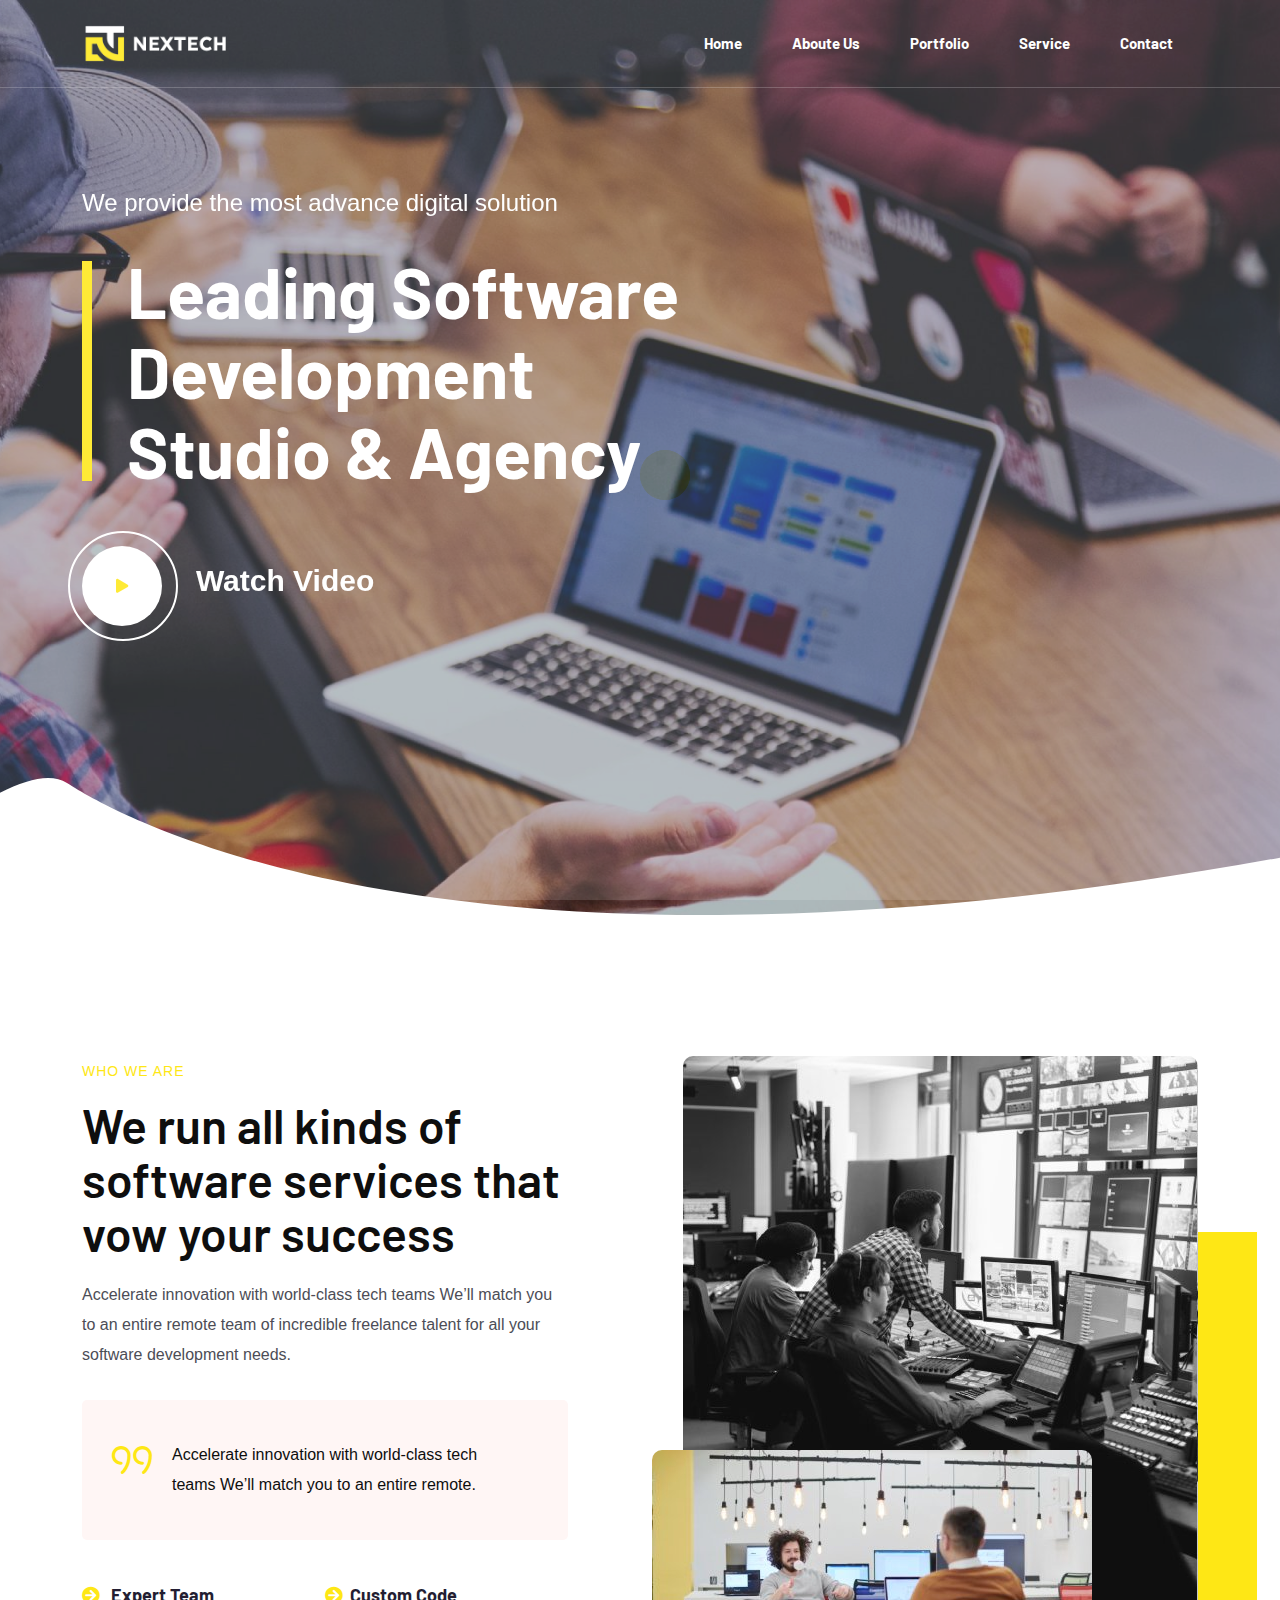
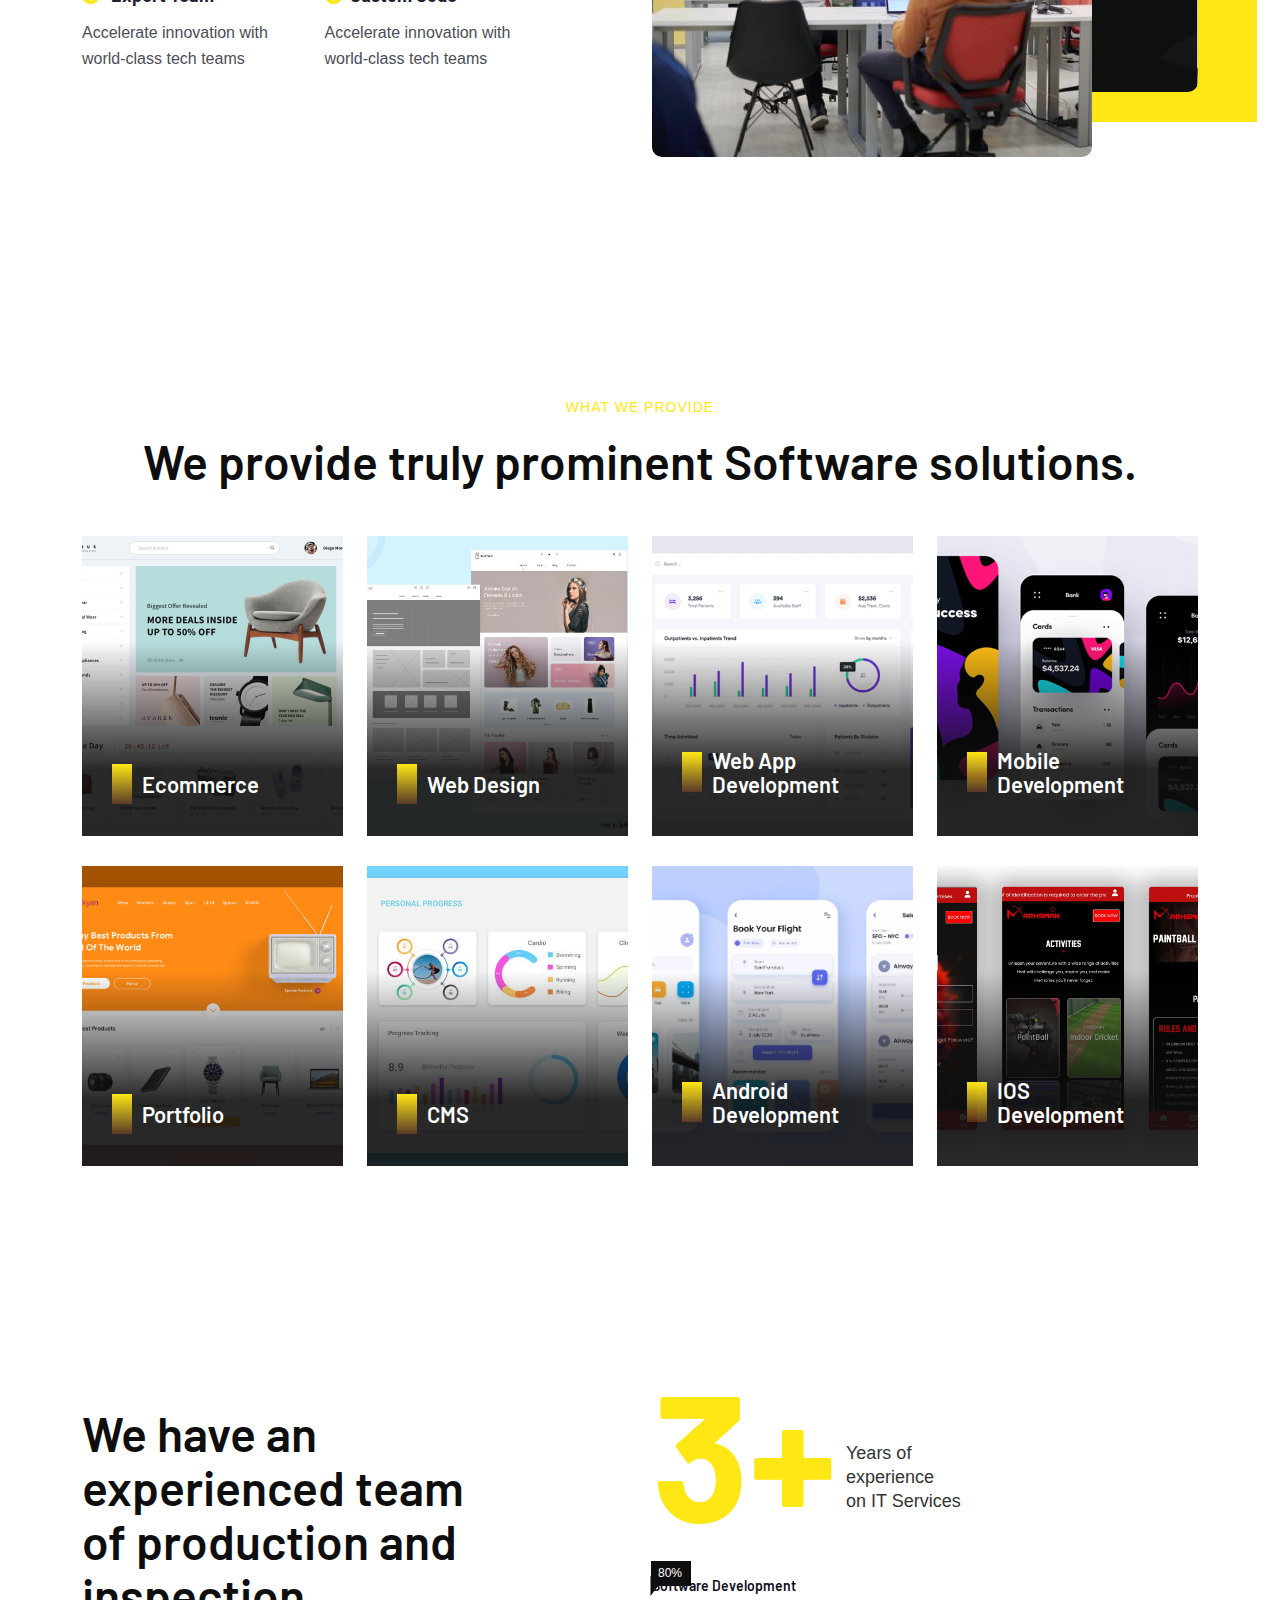
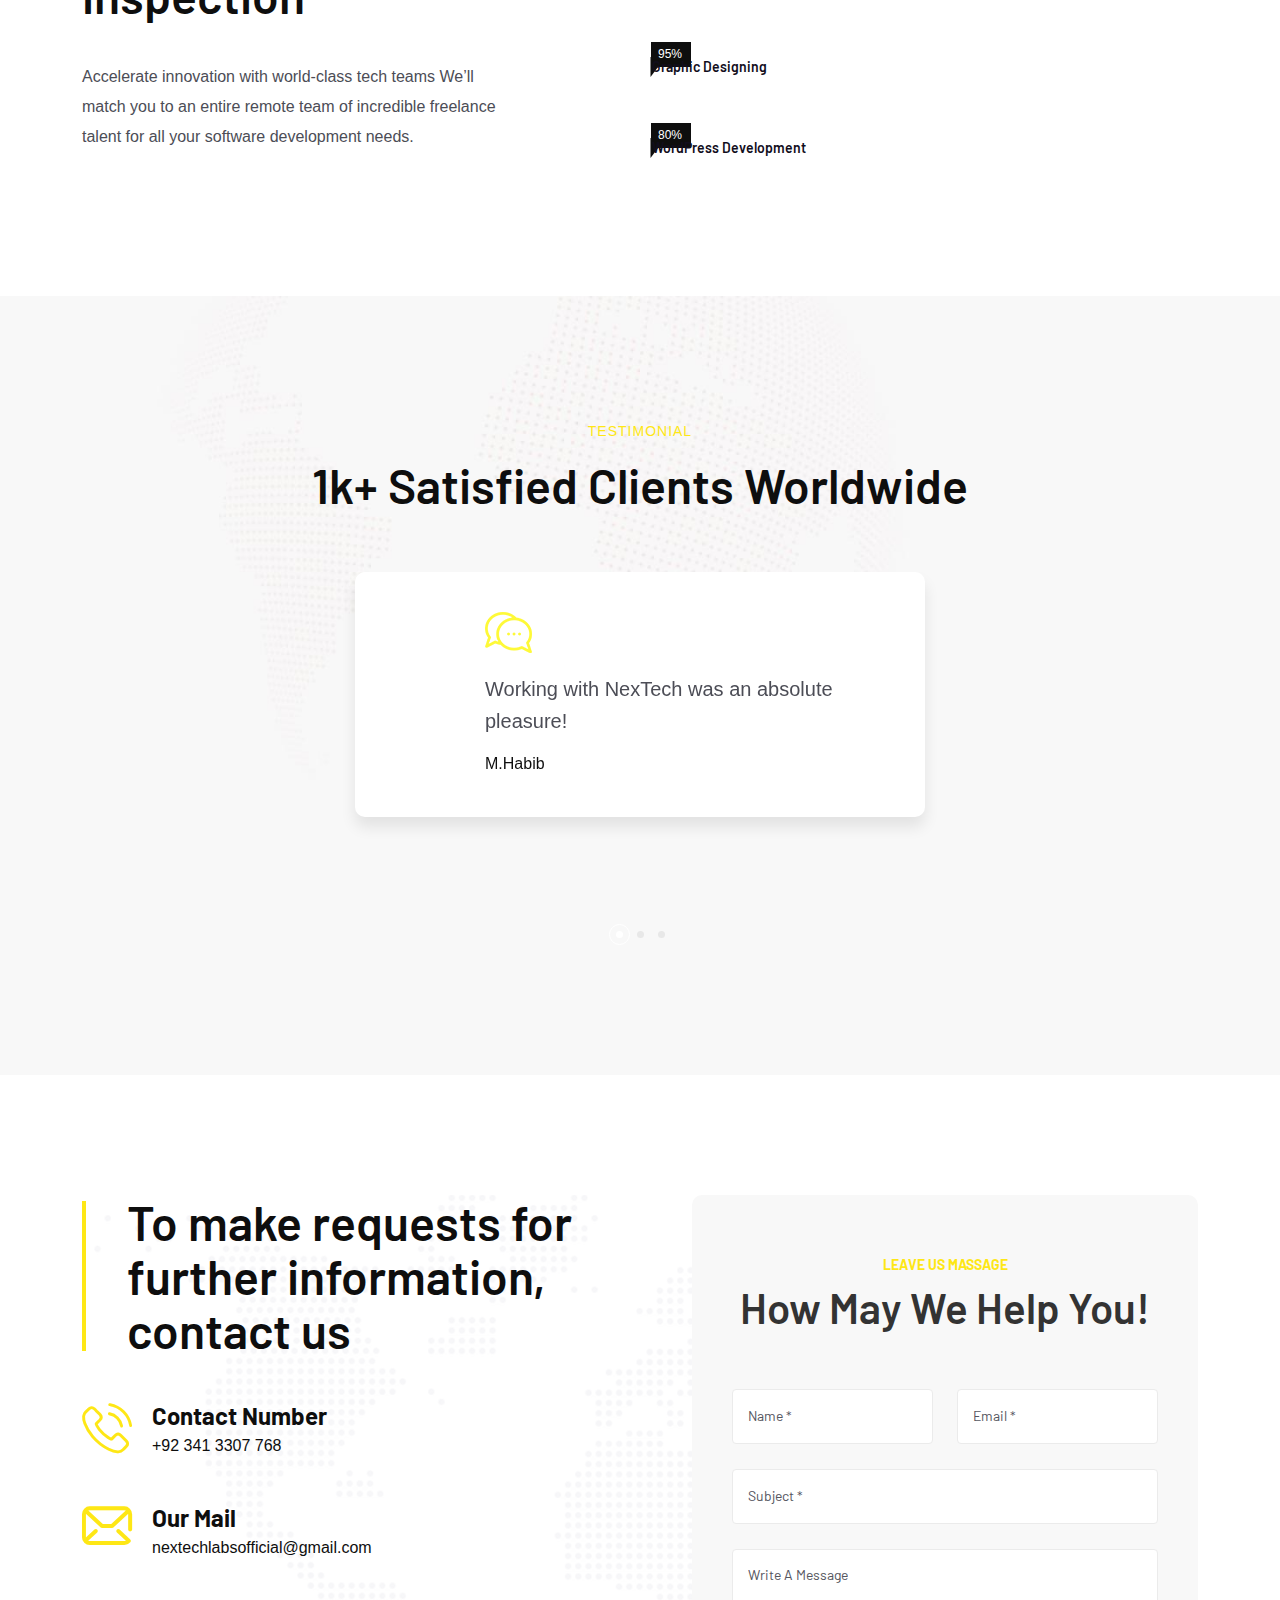
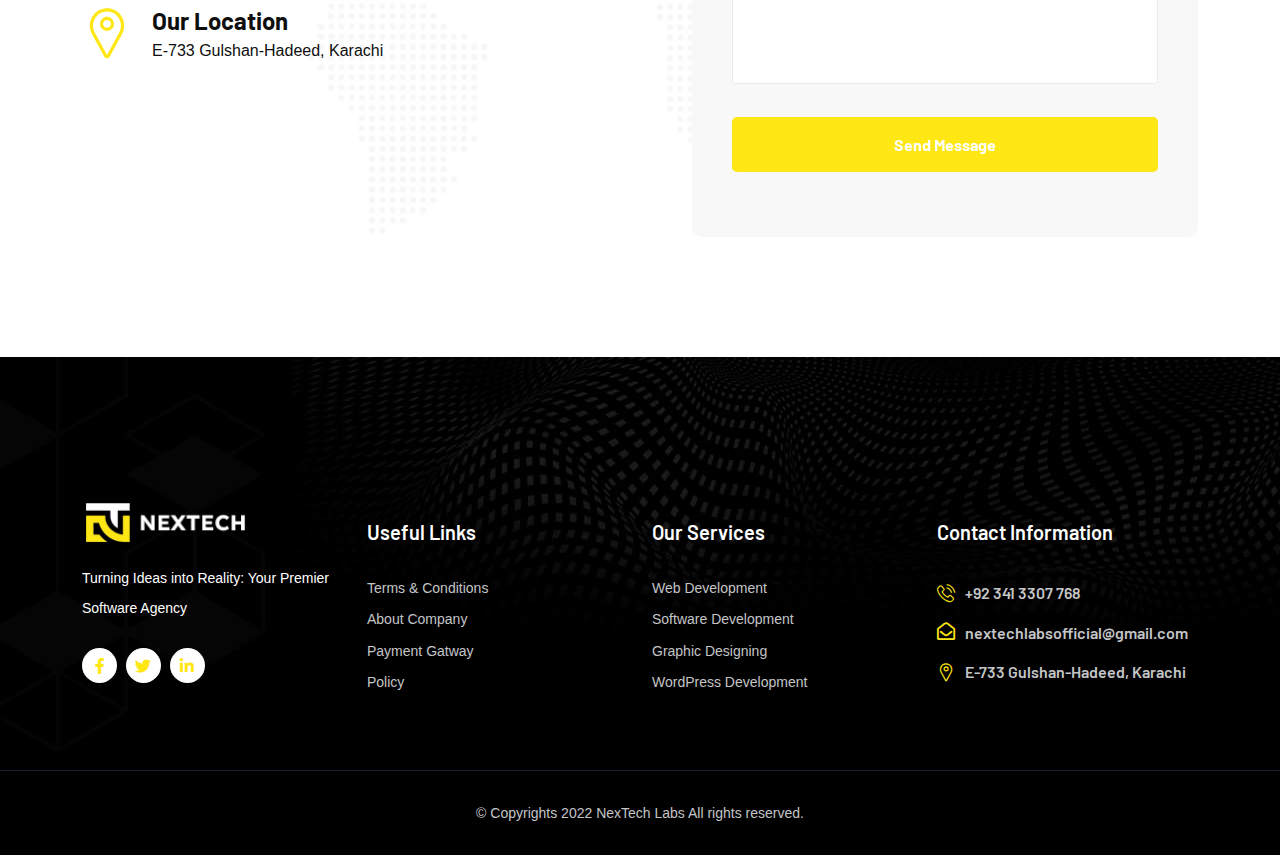
<file: index.html>
<!doctype html>
<html class="no-js" lang="en">

<head>
    <meta charset="utf-8">
    <meta http-equiv="x-ua-compatible" content="ie=edge">
    <title>NexTech - Your Premier Software Agency</title>
    <meta name="robots" content="noindex, follow" />
    <meta name="description" content="">
    <meta name="viewport" content="width=device-width, initial-scale=1, shrink-to-fit=no">
    <!-- Favicon -->
    <link rel="shortcut icon" type="image/x-icon" href="assets/image/favicon.png">
    <!-- CSS
	============================================ -->
    <!-- Icon Font CSS -->
    <link rel="stylesheet" href="assets/css/plugins/all.min.css">
    <link rel="stylesheet" href="assets/css/plugins/flaticon.css">

    <!-- Plugins CSS -->
    <link rel="stylesheet" href="assets/css/plugins/bootstrap.min.css">
    <link rel="stylesheet" href="assets/css/plugins/swiper-bundle.min.css">
    <link rel="stylesheet" href="assets/css/plugins/aos.css">
    <link rel="stylesheet" href="assets/css/plugins/magnific-popup.css">

    <!-- Main Style CSS -->
    <link rel="stylesheet" href="assets/css/style.css">

</head>

<body>

    <div class="main-wrapper">

        <!-- Preloader start -->
        <div id="preloader">
            <div class="preloader">
                <span></span>
                <span></span>
            </div>
        </div>
        <!-- Preloader End -->

        <!-- Header Start  -->
        <div id="header" class="section header-section header-section-02">

            <div class="container">

                <!-- Header Wrap Start  -->
                <div class="header-wrap">

                    <div class="header-logo">
                        <a class="logo-black" href="index.html"><img src="assets/image/logo.png" alt=""></a>
                        <a class="logo-white" href="index.html"><img src="assets/image/logo-white.png" alt=""></a>
                    </div>

                    <div class="header-menu d-none d-lg-block">
                        <ul class="main-menu">
                            <li>
                                <a href="index.html">Home</a>
                            </li>
                            <li>
                                <a href="about.html">Aboute Us</a>
                            </li>
                            <li><a href="portfolio.html">Portfolio</a>
                                
                            </li>
                            <li><a href="service.html">Service</a>
                            </li>
                            <li><a href="contact.html">Contact</a></li>
                        </ul>
                    </div>

              
                        <!-- Header Toggle Start -->
                        <div class="header-toggle d-lg-none">
                            <button data-bs-toggle="offcanvas" data-bs-target="#offcanvasExample">
                                <span></span>
                                <span></span>
                                <span></span>
                            </button>
                        </div>
        

                </div>
                <!-- Header Wrap End  -->

            </div>
        </div>
        <!-- Header End -->

        <!-- Offcanvas Start-->
        <div class="offcanvas offcanvas-start" id="offcanvasExample">
            <div class="offcanvas-header">
                <!-- Offcanvas Logo Start -->
                <div class="offcanvas-logo">
                    <a href="index.html"><img src="assets/image/logo-white.png" alt=""></a>
                </div>
                <!-- Offcanvas Logo End -->
                <button type="button" class="close-btn" data-bs-dismiss="offcanvas"><i class="flaticon-close"></i></button>
            </div>

            <!-- Offcanvas Body Start -->
            <div class="offcanvas-body">
                <div class="offcanvas-menu">
                    <ul class="main-menu">
                        <li>
                            <a href="index.html">Home</a>
                        </li>
                        <li>
                            <a href="about.html">Aboute Us</a>
                        </li>
                        <li><a href="portfolio.html">Portfolio</a>
                            
                        </li>
                        <li><a href="service.html">Service</a>
                        </li>
                        <li><a href="contact.html">Contact</a></li>
                    </ul>
                </div>
            </div>
            <!-- Offcanvas Body End -->
        </div>
        <!-- Offcanvas End -->


        <!-- Hero Start -->
        <div class="section techwix-hero-section-02" style="background-image: url(assets/image/hero2-bg.jpg);">
            <div class="container">
                <div class="row align-items-center">
                    <div class="col-lg-7">
                        <!-- Hero Content Start -->
                        <div class="hero-content">
                            <h3 class="sub-title" data-aos-delay="600" data-aos="fade-up"> We provide the most advance digital solution</h3>
                            <h2 class="title" data-aos="fade-up" data-aos-delay="800">Leading Software Development Studio & Agency</h2>
                            <div class="hero-play-btn" data-aos="fade-up" data-aos-delay="900">
                                <a class="popup-video play-btn" href="https://www.youtube.com/watch?time_continue=3&amp;v=_X0eYtY8T_U">
                                    <i class="fas fa-play"></i>
                                    <span>Watch Video</span>
                                </a>
                            </div>
                        </div>
                        <!-- Hero Content End -->
                    </div>
                </div>
            </div>
            <div class="svg-shape">
                <svg xmlns="http://www.w3.org/2000/svg" width="2695px" height="349px">
                    <path fill-rule="evenodd" fill="rgb(255, 255, 255)" d="M400.0,36.999 C479.999,88.625 899.487,302.793 1925.999,42.999 C2230.335,-34.22 2564.914,16.158 2564.914,16.158 C2564.914,16.158 2649.752,197.299 2691.999,240.999 C2795.999,348.575 0.0,348.999 0.0,348.999 C0.0,348.999 320.0,-14.625 400.0,36.999 Z" />
                </svg>
            </div>
        </div>
        <!-- Hero End -->

        <!-- About Start -->
        <div class="section techwix-about-section-03 section-padding-02">
            <div class="container">
                <div class="row">
                    <div class="col-lg-6">
                        <!-- About Content Start -->
                        <div class="about-content-03">
                            <div class="section-title">
                                <h3 class="sub-title color-2">Who we are</h3>
                                <h2 class="title">We run all kinds of software services that vow your success</h2>
                            </div>
                            <p class="text">Accelerate innovation with world-class tech teams We’ll match you to an entire remote team of incredible freelance talent for all your software development needs.</p>
                            <div class="about-quote">
                                <blockquote class="blockquote">
                                    <p>Accelerate innovation with world-class tech teams We’ll match you to an entire remote.</p>
                                </blockquote>
                            </div>
                            <!-- About List Start -->
                            <div class="about-list-02">
                                <div class="row">
                                    <div class="col-sm-6">
                                        <div class="about-list-item-02">
                                            <h3 class="title"><i class="fas fa-arrow-circle-right"></i> Expert Team</h3>
                                            <p>Accelerate innovation with world-class tech teams</p>
                                        </div>
                                    </div>
                                    <div class="col-sm-6">
                                        <div class="about-list-item-02">
                                            <h3 class="title"><i class="fas fa-arrow-circle-right"></i>Custom Code</h3>
                                            <p>Accelerate innovation with world-class tech teams</p>
                                        </div>
                                    </div>
                                </div>
                            </div>
                            <!-- About List End -->
                        </div>
                        <!-- About Content End -->
                    </div>
                    <div class="col-lg-6">
                        <!-- About Image Warp Start -->
                        <div class="about-img-warp-3">
                            <div class="shape-1"></div>
                            <div class="about-img about-img-big">
                                <img src="assets/image/about-big.jpg" alt="">
                            </div>
                            <div class="about-img about-img-sm">
                                <img src="assets/image/about-sm.jpg" alt="">
                            </div>
                        </div>
                        <!-- About Image Warp End -->
                    </div>
                </div>
            </div>
        </div>
        <!-- About End -->

        <!-- Service Start -->
        <div class="section techwix-team-section techwix-team-section-03 section-padding">
            <div class="container">
                <div class="section-title text-center mb-5">
                    <h3 class="sub-title color-2">What we provide</h3>
                    <h2 class="title">We provide truly prominent Software solutions.</h2>
                </div>
                <!-- Team Wrap Start -->
                <div class="team-wrap">
                    <div class="row">
                        <div class="col-lg-3 col-sm-6">
                            <!-- Single Team Start -->
                            <div class="single-team">
                                <div class="team-img">
                                    <a href="team.html"><img src="assets/image/portfolio/1.jpg" alt=""></a>
                                </div>
                                <div class="team-content">
                                    <h3 class="name"><a href="#">Ecommerce</a></h3>
                                </div>
                            </div>
                            <!-- Single Team End -->
                        </div>
                        <div class="col-lg-3 col-sm-6">
                            <!-- Single Team Start -->
                            <div class="single-team">
                                <div class="team-img">
                                    <a href="team.html"><img src="assets/image/portfolio/2.jpg" alt=""></a>
                                </div>
                                <div class="team-content">
                                    <h3 class="name"><a href="#">Web Design</a></h3>
                                </div>
                            </div>
                            <!-- Single Team End -->
                        </div>
                        <div class="col-lg-3 col-sm-6">
                            <!-- Single Team Start -->
                            <div class="single-team">
                                <div class="team-img">
                                    <a href="team.html"><img src="assets/image/portfolio/3.png" alt=""></a>
                                </div>
                                <div class="team-content">
                                    <h3 class="name"><a href="#">Web App <br> Development</a></h3>
                                </div>
                            </div>
                            <!-- Single Team End -->
                        </div>
                        <div class="col-lg-3 col-sm-6">
                            <!-- Single Team Start -->
                            <div class="single-team">
                                <div class="team-img">
                                    <a href="team.html"><img src="assets/image/portfolio/4.png" alt=""></a>
                                </div>
                                <div class="team-content">
                                    <h3 class="name"><a href="#">Mobile <br> Development</a></h3>
                                </div>
                            </div>
                            <!-- Single Team End -->
                        </div>
                        <div class="col-lg-3 col-sm-6">
                            <!-- Single Team Start -->
                            <div class="single-team">
                                <div class="team-img">
                                    <a href="team.html"><img src="assets/image/portfolio/5.png" alt=""></a>
                                </div>
                                <div class="team-content">
                                    <h3 class="name"><a href="#">Portfolio</a></h3>
                                </div>
                            </div>
                            <!-- Single Team End -->
                        </div>
                        <div class="col-lg-3 col-sm-6">
                            <!-- Single Team Start -->
                            <div class="single-team">
                                <div class="team-img">
                                    <a href="team.html"><img src="assets/image/portfolio/6.jpg" alt=""></a>
                                </div>
                                <div class="team-content">
                                    <h3 class="name"><a href="#">CMS</a></h3>
                                </div>
                            </div>
                            <!-- Single Team End -->
                        </div>
                        <div class="col-lg-3 col-sm-6">
                            <!-- Single Team Start -->
                            <div class="single-team">
                                <div class="team-img">
                                    <a href="team.html"><img src="assets/image/portfolio/7.jpg" alt=""></a>
                                </div>
                                <div class="team-content">
                                    <h3 class="name"><a href="#">Android <br> Development</a></h3>
                                </div>
                            </div>
                            <!-- Single Team End -->
                        </div>
                        <div class="col-lg-3 col-sm-6">
                            <!-- Single Team Start -->
                            <div class="single-team">
                                <div class="team-img">
                                    <a href="team.html"><img src="assets/image/portfolio/8.jpg" alt=""></a>
                                </div>
                                <div class="team-content">
                                    <h3 class="name"><a href="#">IOS <br> Development</a></h3>
                                </div>
                            </div>
                            <!-- Single Team End -->
                        </div>
                       
                    </div>
                </div>
                <!-- Team Wrap End -->
            </div>
        </div>
        <!-- Service End -->

        <!-- Skill Start -->
        <div class="section techwix-skill-section section-padding">
            <div class="container">
                <div class="skill-wrap">
                    <div class="row">
                        <div class="col-lg-6">
                            <!-- Skill Left Start -->
                            <div class="skill-left">
                                <div class="section-title">
                                    <h2 class="title">We have an experienced team of production and inspection </h2>
                                </div>
                                <p>Accelerate innovation with world-class tech teams We’ll match you to an entire remote team of incredible freelance talent for all your software development needs.</p>
                                <!-- <div class="skill-author">
                                    <h3 class="name">Aamir Ali</h3>
                                    <span class="designation">CEO, NexTech</span>
                                </div> -->
                            </div>
                            <!-- Skill Left End -->
                        </div>
                        <div class="col-lg-6">
                            <!-- Skill Right Start -->
                            <div class="skill-right">
                                <div class="experience">
                                    <h2 class="number">3+</h2>
                                    <span>Years of <br> experience <br> on IT Services</span>
                                </div>
                                <div class="counter-bar">
                                    <!-- Skill Item Start -->
                                    <div class="skill-item">
                                        <span class="title">Software Development</span>
                                        <div class="skill-bar">
                                            <div class="bar-inner">
                                                <div class="bar progress-line color-1" data-width="80">
                                                    <span class="skill-percent"><span class="counter">80</span>%</span>
                                                </div>
                                            </div>
                                        </div>
                                    </div>
                                    <!-- Skill Item End -->
                                    <!-- Skill Item Start -->
                                    <div class="skill-item">
                                        <span class="title">Graphic Designing</span>
                                        <div class="skill-bar">
                                            <div class="bar-inner">
                                                <div class="bar progress-line color-1" data-width="95">
                                                    <span class="skill-percent"><span class="counter">95</span>%</span>
                                                </div>
                                            </div>
                                        </div>
                                    </div>
                                    <!-- Skill Item End -->
                                    <!-- Skill Item Start -->
                                    <div class="skill-item">
                                        <span class="title">WordPress Development</span>
                                        <div class="skill-bar">
                                            <div class="bar-inner">
                                                <div class="bar progress-line color-1" data-width="80">
                                                    <span class="skill-percent"><span class="counter">80</span>%</span>
                                                </div>
                                            </div>
                                        </div>
                                    </div>
                                    <!-- Skill Item End -->
                                </div>
                            </div>
                            <!-- Skill Right End -->
                        </div>
                    </div>
                </div>
            </div>
        </div>
        <!-- Skill End -->

        <!-- Testimonial Start  -->
        <div class="section techwix-testimonial-section-02 section-padding" style="background-image: url(assets/image/service-bg.jpg);">
            <div class="container">
                <!-- Testimonial Wrap Start  -->
                <div class="testimonial-wrap-02">
                    <div class="section-title text-center">
                        <h3 class="sub-title color-2">Testimonial</h3>
                        <h2 class="title">1k+ Satisfied Clients Worldwide</h2>
                    </div>
                    <div class="testimonial-content-wrap-02">
                        <div class="swiper-container testimonial-02-active">
                            <div class="swiper-wrapper">
                                <div class="swiper-slide">
                                    <!--  Single Testimonial Start  -->
                                    <div class="single-testimonial-02">
                                        <div class="testimonial-content">
                                            <img src="assets/image/testi-icon2.png" alt="">
                                            <p>Working with NexTech was an absolute pleasure!</p>
                                            <span class="name">M.Habib </span>
                                        </div>
                                    </div>
                                    <!--  Single Testimonial End  -->
                                </div>
                                <div class="swiper-slide">
                                    <!--  Single Testimonial Start  -->
                                    <div class="single-testimonial-02">
                                        <div class="testimonial-content">
                                            <img src="assets/image/testi-icon2.png" alt="">
                                            <p>Their prompt communication and willingness to go above and beyond exceeded our expectations.</p>
                                            <span class="name">John Smith </span>
                                            <!-- <span class="designation"> / Harlond inc</span> -->
                                        </div>
                                    </div>
                                    <!--  Single Testimonial End  -->
                                </div>
                                <div class="swiper-slide">
                                    <!--  Single Testimonial Start  -->
                                    <div class="single-testimonial-02">
                                        <div class="testimonial-content">
                                            <img src="assets/image/testi-icon2.png" alt="">
                                            <p>We highly recommend NexTechlabs to anyone seeking exceptional service and results. Looking forward to future partnerships!</p>
                                            <span class="name">Arsalan </span>
                                        </div>
                                    </div>
                                    <!--  Single Testimonial End  -->
                                </div>
                               
                            </div>

                            <!-- Add Pagination -->
                            <div class="swiper-pagination"></div>
                        </div>
                    </div>
                </div>
                <!-- Testimonial Wrap End  -->
            </div>
        </div>
        <!-- Testimonial End  -->

        <!-- Contact Start -->
        <div class="section techwix-contact-section section-padding">
            <div class="container">
                <!-- Contact Wrap Start -->
                <div class="contact-wrap" style="background-image: url(assets/image/contact-shape.png);">
                    <div class="row">
                        <div class="col-xxl-5 col-lg-6">
                            <!-- Contact Info Start -->
                            <div class="contact-info">
                                <div class="section-title">
                                    <h2 class="title">To make requests for further information, contact us</h2>
                                </div>
                                <ul>
                                    <li>
                                        <!-- Contact Info Item Start -->
                                        <div class="contact-info-item d-flex align-items-center">
                                            <div class="contact-info-icon">
                                                <i class="flaticon-phone-call"></i>
                                            </div>
                                            <div class="contact-info-text">
                                                <h4 class="title">Contact Number</h4>
                                                <p>+92 341 3307 768</p>
                                            </div>
                                        </div>
                                        <!-- Contact Info Item End -->
                                    </li>
                                    <li>
                                        <!-- Contact Info Item Start -->
                                        <div class="contact-info-item d-flex align-items-center">
                                            <div class="contact-info-icon">
                                                <i class="flaticon-email"></i>
                                            </div>
                                            <div class="contact-info-text">
                                                <h4 class="title">Our Mail</h4>
                                                <p>nextechlabsofficial@gmail.com</p>
                                            </div>
                                        </div>
                                        <!-- Contact Info Item End -->
                                    </li>
                                    <li>
                                        <!-- Contact Info Item Start -->
                                        <div class="contact-info-item d-flex align-items-center">
                                            <div class="contact-info-icon">
                                                <i class="flaticon-pin"></i>
                                            </div>
                                            <div class="contact-info-text">
                                                <h4 class="title">Our Location</h4>
                                                <p>E-733 Gulshan-Hadeed, Karachi</p>
                                            </div>
                                        </div>
                                        <!-- Contact Info Item End -->
                                    </li>
                                </ul>
                            </div>
                            <!-- Contact Info End -->
                        </div>
                        <div class="col-xxl-7 col-lg-6">
                            <!-- Contact Form Start -->
                            <div class="contact-form">
                                <div class="contact-form-wrap">
                                    <div class="heading-wrap text-center">
                                        <span class="sub-title">Leave us massage</span>
                                        <h3 class="title">How May We Help You!</h3>
                                    </div>
                                    <form action="#">
                                        <div class="row">
                                            <div class="col-sm-6">
                                                <!-- Single Form Start -->
                                                <div class="single-form">
                                                    <input type="text" placeholder="Name *">
                                                </div>
                                                <!-- Single Form End -->
                                            </div>
                                            <div class="col-sm-6">
                                                <!-- Single Form Start -->
                                                <div class="single-form">
                                                    <input type="email" placeholder="Email *">
                                                </div>
                                                <!-- Single Form End -->
                                            </div>
                                            <div class="col-sm-12">
                                                <!-- Single Form Start -->
                                                <div class="single-form">
                                                    <input type="text" placeholder="Subject *">
                                                </div>
                                                <!-- Single Form End -->
                                            </div>
                                            <div class="col-sm-12">
                                                <!-- Single Form Start -->
                                                <div class="single-form">
                                                    <textarea placeholder="Write A Message"></textarea>
                                                </div>
                                                <!-- Single Form End -->
                                            </div>
                                            <div class="col-sm-12">
                                                <!--  Single Form Start -->
                                                <div class="form-btn">
                                                    <button class="btn btn-3" type="submit">Send Message</button>
                                                </div>
                                                <!--  Single Form End -->
                                            </div>
                                        </div>
                                    </form>
                                </div>
                            </div>
                            <!-- Contact Form End -->
                        </div>
                    </div>
                </div>
                <!-- Contact Wrap End -->
            </div>
        </div>
        <!-- Contact End -->




        <!-- Footer Section Start -->
        <div class="section footer-section footer-section-02" style="background-image: url(assets/image/footer-bg2.jpg);">

            <div class="container">
                <!-- Footer Widget Wrap Start -->
                <div class="footer-widget-wrap">
                    <div class="row">
                        <div class="col-lg-3 col-sm-6">
                            <!-- Footer Widget Start -->
                            <div class="footer-widget-about">
                                <a class="footer-logo" href="index.html"><img src="assets/image/logo-white.png" alt="Logo"></a>
                                <p>Turning Ideas into Reality: Your Premier Software Agency</p>
                                <div class="footer-social">
                                    <ul class="social">
                                        <li><a href="https://www.facebook.com/nextechlabsofficial" target="_blank"><i class="fab fa-facebook-f"></i></a></li>
                                        <li><a href="#" target="_blank"><i class="fab fa-twitter"></i></a></li>
                                        <li><a href="https://www.linkedin.com/company/nextechlabs-official" target="_blank"><i class="fab fa-linkedin-in"></i></a></li>
                                    </ul>
                                </div>
                            </div>
                            <!-- Footer Widget End -->
                        </div>
                        <div class="col-lg-3 col-sm-6">
                            <!-- Footer Widget Start -->
                            <div class="footer-widget">
                                <h4 class="footer-widget-title">Useful Links</h4>

                                <div class="widget-link">
                                    <ul class="link">
                                        <li><a href="#">Terms & Conditions</a></li>
                                        <li><a href="#">About Company</a></li>
                                        <li><a href="#">Payment Gatway</a></li>
                                        <li><a href="#">Policy</a></li>
                                    </ul>
                                </div>
                            </div>
                            <!-- Footer Widget End -->
                        </div>
                        <div class="col-lg-3 col-sm-6">
                            <!-- Footer Widget Start -->
                            <div class="footer-widget">
                                <h4 class="footer-widget-title">Our Services</h4>

                                <div class="widget-link">
                                    <ul class="link">
                                        <li><a href="#">Web Development</a></li>
                                        <li><a href="#">Software Development</a></li>
                                        <li><a href="#">Graphic Designing</a></li>
                                        <li><a href="#">WordPress Development</a></li>
                                    </ul>
                                </div>
                            </div>
                            <!-- Footer Widget End -->
                        </div>
                        <div class="col-lg-3 col-sm-6">
                            <!-- Footer Widget Start -->
                            <div class="footer-widget">
                                <h4 class="footer-widget-title">Contact Information</h4>

                                <div class="widget-info">
                                    <ul>
                                        <li>
                                            <div class="info-icon">
                                                <i class="flaticon-phone-call"></i>
                                            </div>
                                            <div class="info-text">
                                                <span><a href="tel:+92 341 3307 768">+92 341 3307 768</a></span>
                                            </div>
                                        </li>
                                        <li>
                                            <div class="info-icon">
                                                <i class="far fa-envelope-open"></i>
                                            </div>
                                            <div class="info-text">
                                                <span><a href="mailto:nextechlabsofficial@gmail.com">nextechlabsofficial@gmail.com</a></span>
                                            </div>
                                        </li>
                                        <li>
                                            <div class="info-icon">
                                                <i class="flaticon-pin"></i>
                                            </div>
                                            <div class="info-text">
                                                <span>E-733 Gulshan-Hadeed, Karachi</span>
                                            </div>
                                        </li>
                                    </ul>
                                </div>
                            </div>
                            <!-- Footer Widget End -->
                        </div>
                    </div>
                </div>
                <!-- Footer Widget Wrap End -->
            </div>

            <!-- Footer Copyright Start -->
            <div class="footer-copyright-area">
                <div class="container">
                    <div class="footer-copyright-wrap">
                        <div class="row align-items-center">
                            <div class="col-lg-12">
                                <!-- Footer Copyright Text Start -->
                                <div class="copyright-text text-center">
                                    <p>© Copyrights 2022 NexTech Labs All rights reserved. </p>
                                </div>
                                <!-- Footer Copyright Text End -->
                            </div>
                        </div>
                    </div>
                </div>
            </div>
            <!-- Footer Copyright End -->
        </div>
        <!-- Footer Section End -->

        <!-- back to top start -->
        <div class="progress-wrap">
            <svg class="progress-circle svg-content" width="100%" height="100%" viewBox="-1 -1 102 102">
                <path d="M50,1 a49,49 0 0,1 0,98 a49,49 0 0,1 0,-98" />
            </svg>
        </div>
        <!-- back to top end -->

    </div>

    <!-- JS
    ============================================ -->
    <script src="assets/js/vendor/jquery-1.12.4.min.js"></script>
    <script src="assets/js/vendor/modernizr-3.11.2.min.js"></script>

    <!-- Bootstrap JS -->
    <script src="assets/js/plugins/popper.min.js"></script>
    <script src="assets/js/plugins/bootstrap.min.js"></script>

    <!-- Plugins JS -->
    <script src="assets/js/plugins/swiper-bundle.min.js"></script>
    <script src="assets/js/plugins/aos.js"></script>
    <script src="assets/js/plugins/waypoints.min.js"></script>
    <script src="assets/js/plugins/back-to-top.js"></script>
    <script src="assets/js/plugins/jquery.counterup.min.js"></script>
    <script src="assets/js/plugins/appear.min.js"></script>
    <script src="assets/js/plugins/jquery.magnific-popup.min.js"></script>




    <!-- Main JS -->
    <script src="assets/js/main.js"></script>

</body>

</html>
</file>
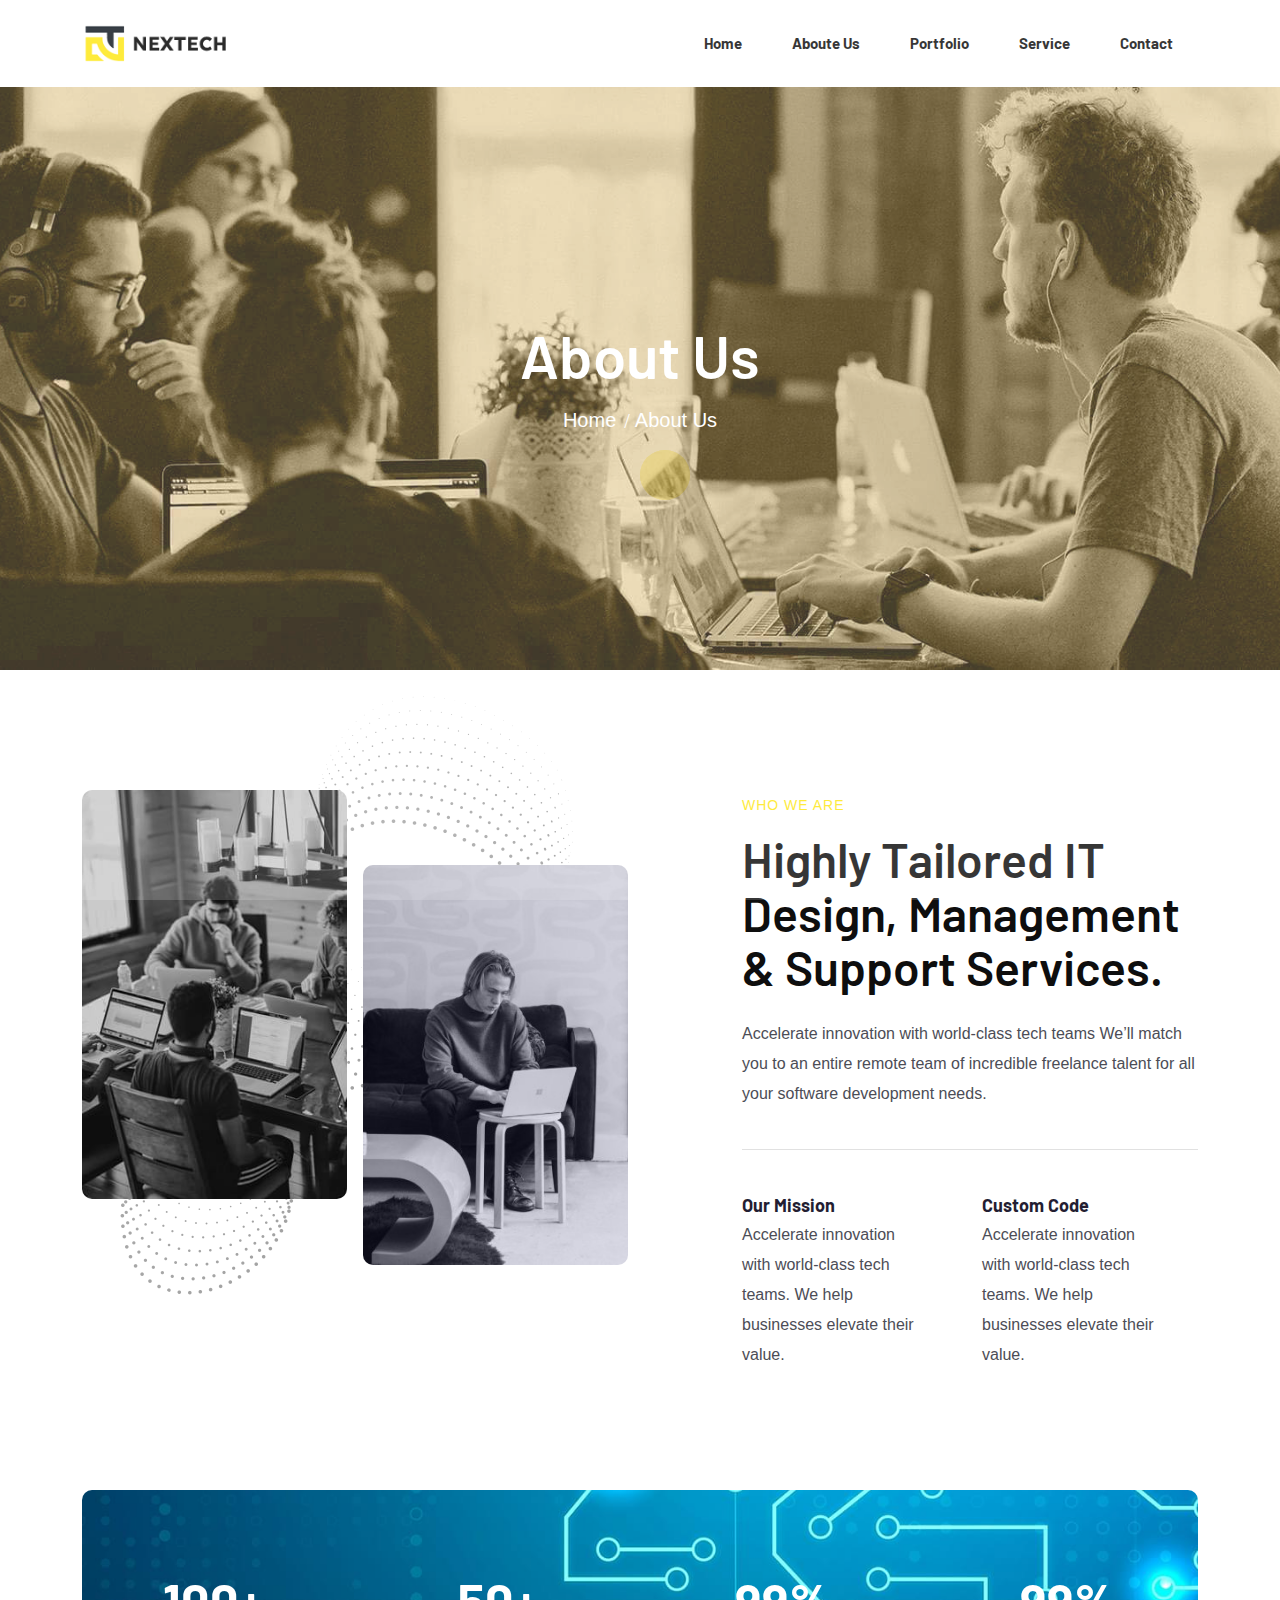
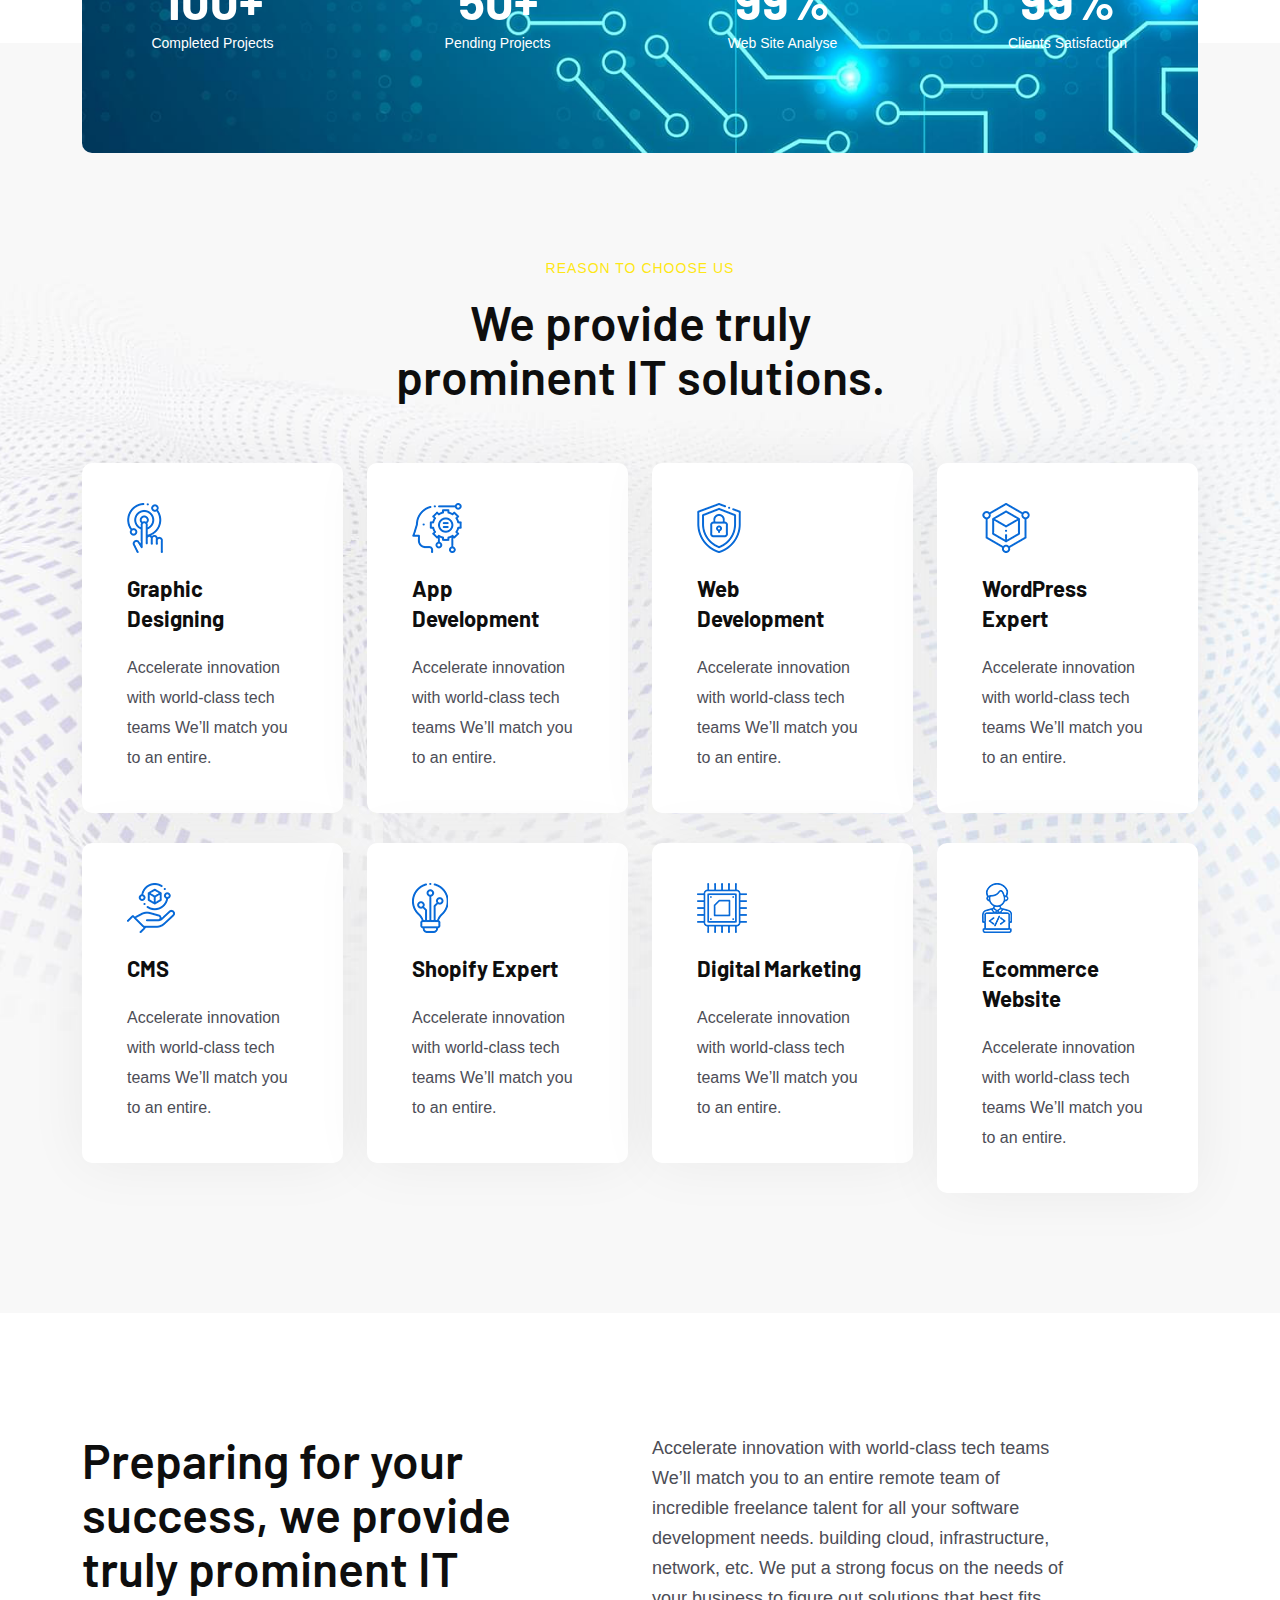
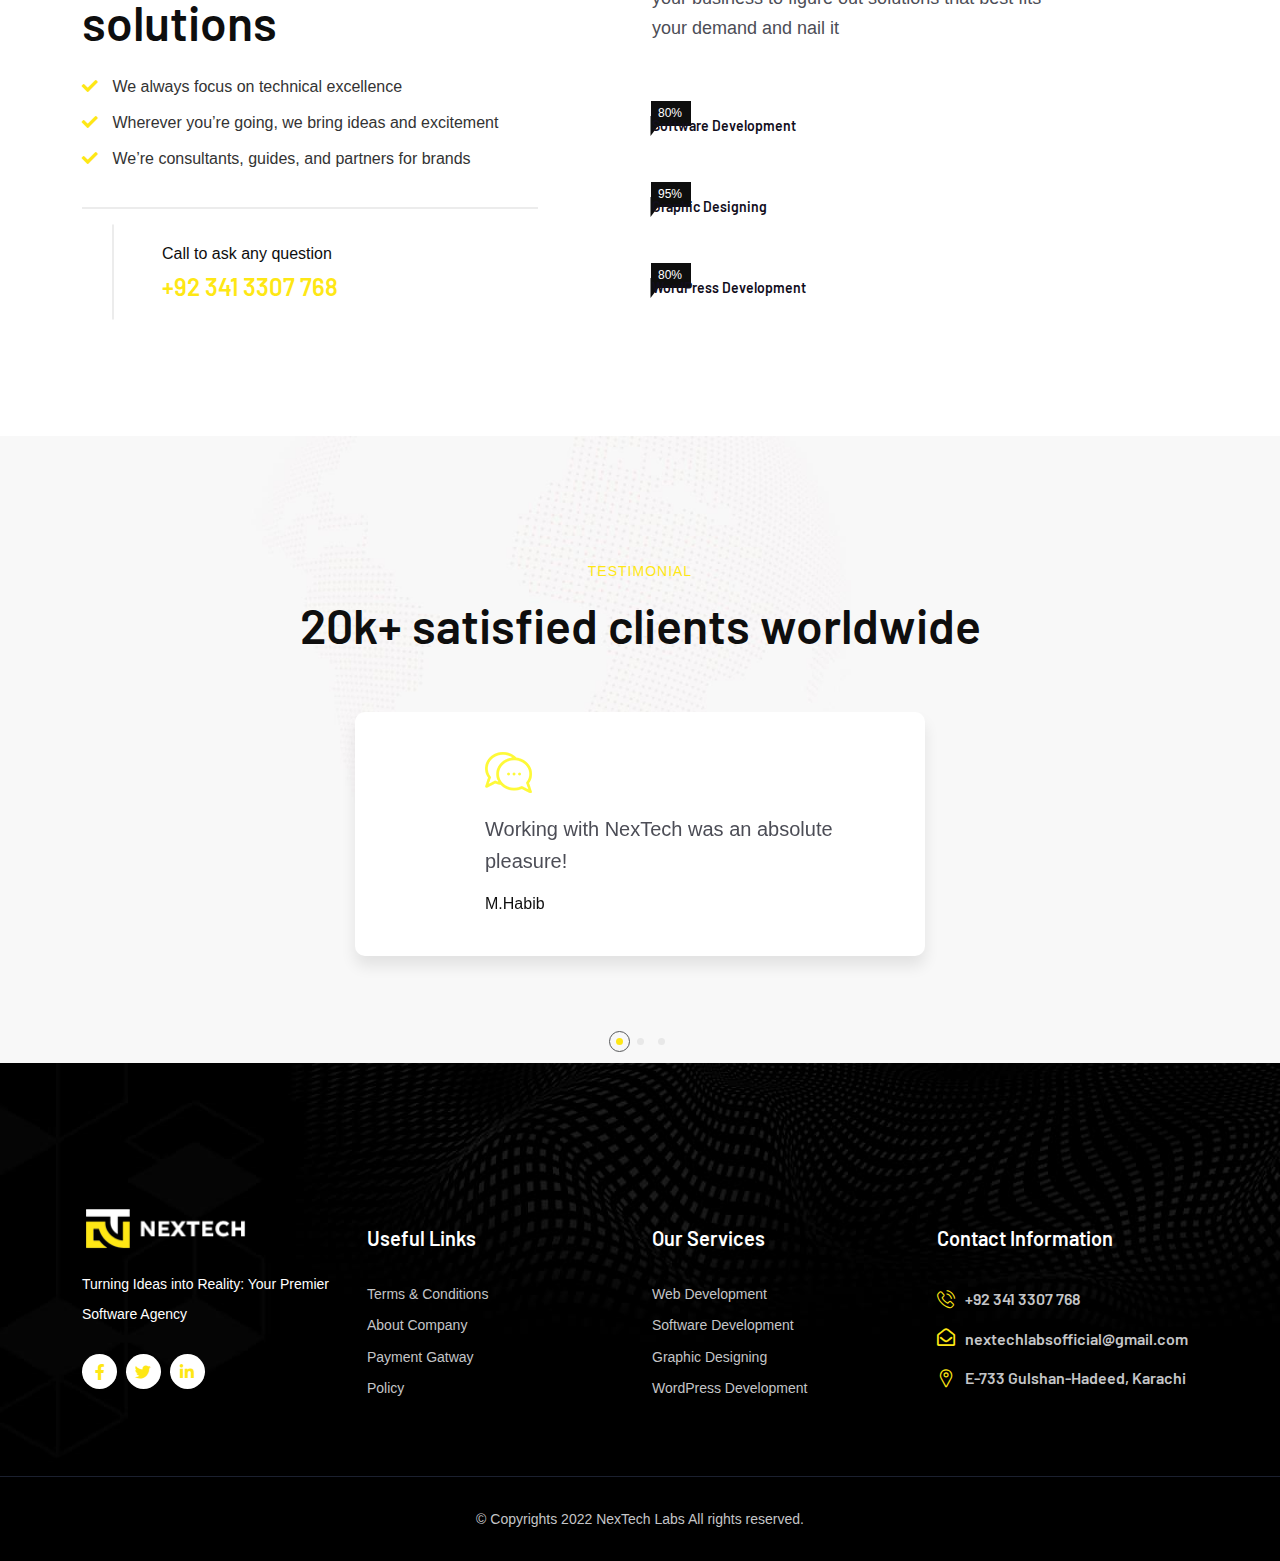
<file: about.html>
<!doctype html>
<html class="no-js" lang="en">

<head>
    <meta charset="utf-8">
    <meta http-equiv="x-ua-compatible" content="ie=edge">
    <title>NexTech - Your Premier Software Agency</title>
    <meta name="robots" content="noindex, follow" />
    <meta name="description" content="">
    <meta name="viewport" content="width=device-width, initial-scale=1, shrink-to-fit=no">
    <!-- Favicon -->
    <link rel="shortcut icon" type="image/x-icon" href="assets/image/favicon.png">
    <!-- CSS
	============================================ -->
    <!-- Icon Font CSS -->
    <link rel="stylesheet" href="assets/css/plugins/all.min.css">
    <link rel="stylesheet" href="assets/css/plugins/flaticon.css">

    <!-- Plugins CSS -->
    <link rel="stylesheet" href="assets/css/plugins/bootstrap.min.css">
    <link rel="stylesheet" href="assets/css/plugins/swiper-bundle.min.css">
    <link rel="stylesheet" href="assets/css/plugins/aos.css">
    <link rel="stylesheet" href="assets/css/plugins/magnific-popup.css">

    <!-- Main Style CSS -->
    <link rel="stylesheet" href="assets/css/style.css">

</head>

<body>

    <div class="main-wrapper">


        <!-- Preloader start -->
        <div id="preloader">
            <div class="preloader">
                <span></span>
                <span></span>
            </div>
        </div>
        <!-- Preloader End -->

   
        <!-- Header Start  -->
        <div id="header" class="section header-section">

            <div class="container">

                <!-- Header Wrap Start  -->
                <div class="header-wrap">

                    <div class="header-logo">
                        <a class="logo-black" href="index.html"><img src="assets/image/logo.png" alt=""></a>
                    </div>

                    <div class="header-menu d-none d-lg-block">
                        <ul class="main-menu">
                            <li>
                                <a href="index.html">Home</a>
                            </li>
                            <li>
                                <a href="about.html">Aboute Us</a>
                            </li>
                            <li><a href="portfolio.html">Portfolio</a>
                                
                            </li>
                            <li><a href="service.html">Service</a>
                            </li>
                            <li><a href="contact.html">Contact</a></li>
                        </ul>
                    </div>

              
                        <!-- Header Toggle Start -->
                        <div class="header-toggle d-lg-none">
                            <button data-bs-toggle="offcanvas" data-bs-target="#offcanvasExample">
                                <span></span>
                                <span></span>
                                <span></span>
                            </button>
                        </div>
        

                </div>
                <!-- Header Wrap End  -->

            </div>
        </div>
        <!-- Header End -->

        <!-- Offcanvas Start-->
        <div class="offcanvas offcanvas-start" id="offcanvasExample">
            <div class="offcanvas-header">
                <!-- Offcanvas Logo Start -->
                <div class="offcanvas-logo">
                    <a href="index.html"><img src="assets/image/logo-white.png" alt=""></a>
                </div>
                <!-- Offcanvas Logo End -->
                <button type="button" class="close-btn" data-bs-dismiss="offcanvas"><i class="flaticon-close"></i></button>
            </div>

            <!-- Offcanvas Body Start -->
            <div class="offcanvas-body">
                <div class="offcanvas-menu">
                    <ul class="main-menu">
                        <li>
                            <a href="index.html">Home</a>
                        </li>
                        <li>
                            <a href="about.html">Aboute Us</a>
                        </li>
                        <li><a href="portfolio.html">Portfolio</a>
                            
                        </li>
                        <li><a href="service.html">Service</a>
                        </li>
                        <li><a href="contact.html">Contact</a></li>
                    </ul>
                </div>
            </div>
            <!-- Offcanvas Body End -->
        </div>
        <!-- Offcanvas End -->



        <!-- Page Banner Start -->
        <div class="section page-banner-section" style="background-image: url(assets/image/page-banner1.jpg);">
        
            <div class="container">
                <div class="page-banner-wrap">
                    <div class="row">
                        <div class="col-lg-12">
                            <!-- Page Banner Content Start -->
                            <div class="page-banner text-center">
                                <h2 class="title">About Us</h2>
                                <ul class="breadcrumb justify-content-center">
                                    <li class="breadcrumb-item"><a href="">Home</a></li>
                                    <li class="breadcrumb-item active" aria-current="page">About Us</li>
                                </ul>
                            </div>
                            <!-- Page Banner Content End -->
                        </div>
                    </div>
                </div>
            </div>
        </div>
        <!-- Page Banner End -->

        <!-- About Start -->
        <div class="section techwix-about-section-07 section-padding">
            <div class="shape-1"></div>
            <div class="container">
                <!-- About Wrapper Start -->
                <div class="about-wrap">
                    <div class="row">
                        <div class="col-lg-6">
                            <!-- About Image Wrap Start -->
                            <div class="about-img-wrap">
                                <img class="shape-1" src="assets/image/about-shape3.png" alt="">
                                <div class="about-img">
                                    <img src="assets/image/about-3.jpg" alt="">
                                </div>
                                <div class="about-img about-img-2">
                                    <img src="assets/image/about-4.jpg" alt="">
                                </div>
                            </div>
                            <!-- About Image Wrap End -->
                        </div>
                        <div class="col-lg-6">
                            <!-- About Content Wrap Start -->
                            <div class="about-content-wrap">
                                <div class="section-title">
                                    <h3 class="sub-title">Who we are</h3>
                                    <h2 class="title">Highly Tailored IT Design, Management & Support Services.</h2>
                                </div>
                                <p class="text">Accelerate innovation with world-class tech teams We’ll match you to an entire remote team of incredible freelance talent for all your software development needs.</p>
                                <!-- About List Start -->
                                <div class="about-list-03">
                                    <div class="row">
                                        <div class="col-sm-6">
                                            <div class="about-list-item-03">
                                                <h3 class="title">Our Mission</h3>
                                                <p>Accelerate innovation with world-class tech teams. We help businesses elevate their value.</p>
                                            </div>
                                        </div>
                                        <div class="col-sm-6">
                                            <div class="about-list-item-03">
                                                <h3 class="title">Custom Code</h3>
                                                <p>Accelerate innovation with world-class tech teams. We help businesses elevate their value.</p>
                                            </div>
                                        </div>
                                    </div>
                                </div>
                                <!-- About List End -->
                            </div>
                            <!-- About Content Wrap End -->
                        </div>
                    </div>
                </div>
                <!-- About Wrapper End -->
            </div>
        </div>
        <!-- About End -->

        <!-- Counter Start -->
        <div class="section techwix-counter-section-03 techwix-counter-section-04">
            <div class="container">
                <div class="counter-wrap" style="background-image: url(assets/image/counter-bg.jpg);">
                    <div class="row">
                        <div class="col-lg-3 col-sm-6">
                            <!-- Single Counter Start -->
                            <div class="single-counter-02 text-center">
                                <span>100+</span>
                                <p>Completed Projects</p>
                            </div>
                            <!-- Single Counter End -->
                        </div>
                        <div class="col-lg-3 col-sm-6">
                            <!-- Single Counter Start -->
                            <div class="single-counter-02 text-center">
                                <span>50+</span>
                                <p>Pending Projects</p>
                            </div>
                            <!-- Single Counter End -->
                        </div>
                        <div class="col-lg-3 col-sm-6">
                            <!-- Single Counter Start -->
                            <div class="single-counter-02 text-center">
                                <span>99%</span>
                                <p>Web Site Analyse</p>
                            </div>
                            <!-- Single Counter End -->
                        </div>
                        <div class="col-lg-3 col-sm-6">
                            <!-- Single Counter Start -->
                            <div class="single-counter-02 text-center">
                                <span>99%</span>
                                <p>Clients satisfaction</p>
                            </div>
                            <!-- Single Counter End -->
                        </div>
                    </div>
                </div>
            </div>
        </div>
        <!-- Counter End -->

        <!-- Choose Us Start -->
        <div class="section techwix-choose-us-section section-padding" style="background-image: url(assets/image/choose-us-bg3.jpg);">
            <div class="container">
                <!-- Choose Us Wrap Start -->
                <div class="choose-us-wrap">
                    <div class="section-title text-center">
                        <h3 class="sub-title">REASON TO CHOOSE US</h3>
                        <h2 class="title">We provide truly prominent IT solutions.</h2>
                    </div>
                    <div class="choose-us-content-wrap">
                        <div class="row">
                            <div class="col-xl-3 col-lg-4 col-md-6">
                                <!-- Choose Us Item Start -->
                                <div class="choose-us-item-02">
                                    <div class="choose-us-img">
                                        <img src="assets/image/ser-icon9.png" alt="">
                                    </div>
                                    <div class="choose-us-content">
                                        <h3 class="title"><a href="service.html">Graphic Designing</a></h3>
                                        <p>Accelerate innovation with world-class tech teams We’ll match you to an entire.</p>
                                    </div>
                                </div>
                                <!-- Choose Us Item End -->
                            </div>
                            <div class="col-xl-3 col-lg-4 col-md-6">
                                <!-- Choose Us Item Start -->
                                <div class="choose-us-item-02">
                                    <div class="choose-us-img">
                                        <img src="assets/image/counter-3.png" alt="">
                                    </div>
                                    <div class="choose-us-content">
                                        <h3 class="title"><a href="service.html">App Development</a></h3>
                                        <p>Accelerate innovation with world-class tech teams We’ll match you to an entire.</p>
                                    </div>
                                </div>
                                <!-- Choose Us Item End -->
                            </div>
                            <div class="col-xl-3 col-lg-4 col-md-6">
                                <!-- Choose Us Item Start -->
                                <div class="choose-us-item-02">
                                    <div class="choose-us-img">
                                        <img src="assets/image/ser-icon10.png" alt="">
                                    </div>
                                    <div class="choose-us-content">
                                        <h3 class="title"><a href="service.html">Web Development</a></h3>
                                        <p>Accelerate innovation with world-class tech teams We’ll match you to an entire.</p>
                                    </div>
                                </div>
                                <!-- Choose Us Item End -->
                            </div>
                            <div class="col-xl-3 col-lg-4 col-md-6">
                                <!-- Choose Us Item Start -->
                                <div class="choose-us-item-02">
                                    <div class="choose-us-img">
                                        <img src="assets/image/ser-icon12.png" alt="">
                                    </div>
                                    <div class="choose-us-content">
                                        <h3 class="title"><a href="service.html">WordPress Expert</a></h3>
                                        <p>Accelerate innovation with world-class tech teams We’ll match you to an entire.</p>
                                    </div>
                                </div>
                                <!-- Choose Us Item End -->
                            </div>
                            <div class="col-xl-3 col-lg-4 col-md-6">
                                <!-- Choose Us Item Start -->
                                <div class="choose-us-item-02">
                                    <div class="choose-us-img">
                                        <img src="assets/image/counter-1.png" alt="">
                                    </div>
                                    <div class="choose-us-content">
                                        <h3 class="title"><a href="service.html">CMS</a></h3>
                                        <p>Accelerate innovation with world-class tech teams We’ll match you to an entire.</p>
                                    </div>
                                </div>
                                <!-- Choose Us Item End -->
                            </div>
                            <div class="col-xl-3 col-lg-4 col-md-6">
                                <!-- Choose Us Item Start -->
                                <div class="choose-us-item-02">
                                    <div class="choose-us-img">
                                        <img src="assets/image/counter-2.png" alt="">
                                    </div>
                                    <div class="choose-us-content">
                                        <h3 class="title"><a href="service.html">Shopify Expert</a></h3>
                                        <p>Accelerate innovation with world-class tech teams We’ll match you to an entire.</p>
                                    </div>
                                </div>
                                <!-- Choose Us Item End -->
                            </div>
                            <div class="col-xl-3 col-lg-4 col-md-6">
                                <!-- Choose Us Item Start -->
                                <div class="choose-us-item-02">
                                    <div class="choose-us-img">
                                        <img src="assets/image/ser-icon21.png" alt="">
                                    </div>
                                    <div class="choose-us-content">
                                        <h3 class="title"><a href="service.html">Digital Marketing</a></h3>
                                        <p>Accelerate innovation with world-class tech teams We’ll match you to an entire.</p>
                                    </div>
                                </div>
                                <!-- Choose Us Item End -->
                            </div>
                            <div class="col-xl-3 col-lg-4 col-md-6">
                                <!-- Choose Us Item Start -->
                                <div class="choose-us-item-02">
                                    <div class="choose-us-img">
                                        <img src="assets/image/ser-icon22.png" alt="">
                                    </div>
                                    <div class="choose-us-content">
                                        <h3 class="title"><a href="service.html">Ecommerce Website</a></h3>
                                        <p>Accelerate innovation with world-class tech teams We’ll match you to an entire.</p>
                                    </div>
                                </div>
                                <!-- Choose Us Item End -->
                            </div>
                        </div>
                    </div>
                </div>
                <!-- Choose Us Wrap End -->
            </div>
        </div>
        <!-- Choose Us End -->

        <!-- Skill Start -->
        <div class="section techwix-skill-section-02 techwix-skill-section-03 section-padding">
            <div class="container">
                <div class="skill-wrap">
                    <div class="row">
                        <div class="col-lg-6">
                            <!-- Skill Left Start -->
                            <div class="skill-left">
                                <div class="section-title">
                                    <h2 class="title">Preparing for your success, we provide truly prominent IT solutions</h2>
                                </div>
                                <div class="about-list">
                                    <ul>
                                        <li>
                                            <span class="about-icon"><i class="fas fa-check"></i></span>
                                            <span class="about-text">We always focus on technical excellence </span>
                                        </li>
                                        <li>
                                            <span class="about-icon"><i class="fas fa-check"></i></span>
                                            <span class="about-text"> Wherever you’re going, we bring ideas and excitement </span>
                                        </li>
                                        <li>
                                            <span class="about-icon"><i class="fas fa-check"></i></span>
                                            <span class="about-text">We’re consultants, guides, and partners for brands </span>
                                        </li>
                                    </ul>
                                </div>
                                <!-- About Author Info Wrap Start -->
                                <div class="about-author-info-wrap">
                                    <!-- <div class="about-author">
                                        <img src="assets/image/sign.png" alt="">
                                        <h3 class="name">Alen Morno sin</h3>
                                        <span class="designation">CEO, Techmax</span>
                                    </div> -->
                                    <div class="about-info">
                                        <p>Call to ask any question </p>
                                        <h3 class="number">+92 341 3307 768</h3>
                                    </div>
                                </div>
                                <!-- About Author Info Wrap End -->
                            </div>
                            <!-- Skill Left End -->
                        </div>
                        <div class="col-lg-6">
                            <!-- Skill Right Start -->
                            <div class="skill-right">
                                <p class="text">Accelerate innovation with world-class tech teams We’ll match you to an entire remote team of incredible freelance talent for all your software development needs. building cloud, infrastructure, network, etc. We put a strong focus on the needs of your business to figure out solutions that best fits your demand and nail it</p>
                                <div class="counter-bar">
                                    <!-- Skill Item Start -->
                                    <div class="skill-item">
                                        <span class="title">Software Development</span>
                                        <div class="skill-bar">
                                            <div class="bar-inner">
                                                <div class="bar progress-line color-1" data-width="80">
                                                    <span class="skill-percent"><span class="counter">80</span>%</span>
                                                </div>
                                            </div>
                                        </div>
                                    </div>
                                    <!-- Skill Item End -->
                                    <!-- Skill Item Start -->
                                    <div class="skill-item">
                                        <span class="title">Graphic Designing</span>
                                        <div class="skill-bar">
                                            <div class="bar-inner">
                                                <div class="bar progress-line color-1" data-width="95">
                                                    <span class="skill-percent"><span class="counter">95</span>%</span>
                                                </div>
                                            </div>
                                        </div>
                                    </div>
                                    <!-- Skill Item End -->
                                    <!-- Skill Item Start -->
                                    <div class="skill-item">
                                        <span class="title">WordPress Development</span>
                                        <div class="skill-bar">
                                            <div class="bar-inner">
                                                <div class="bar progress-line color-1" data-width="80">
                                                    <span class="skill-percent"><span class="counter">80</span>%</span>
                                                </div>
                                            </div>
                                        </div>
                                    </div>
                                    <!-- Skill Item End -->
                                </div>
                            </div>
                            <!-- Skill Right End -->
                        </div>
                    </div>
                </div>
            </div>
        </div>
        <!-- Skill End -->



        <!-- Testimonial Start  -->
        <div class="section techwix-testimonial-section-02 techwix-testimonial-section-03 section-padding-02" style="background-image: url(assets/image/service-bg.jpg);">
            <div class="container">
                <!-- Testimonial Wrap Start  -->
                <div class="testimonial-wrap-02">
                    <div class="section-title text-center">
                        <h3 class="sub-title">Testimonial</h3>
                        <h2 class="title">20k+ satisfied clients worldwide</h2>
                    </div>
                    <div class="testimonial-content-wrap-02">
                        <div class="swiper-container testimonial-02-active">
                            <div class="swiper-wrapper">
                                <div class="swiper-slide">
                                    <!--  Single Testimonial Start  -->
                                    <div class="single-testimonial-02">
                                        <div class="testimonial-content">
                                            <img src="assets/image/testi-icon2.png" alt="">
                                            <p>Working with NexTech was an absolute pleasure!</p>
                                            <span class="name">M.Habib </span>
                                        </div>
                                    </div>
                                    <!--  Single Testimonial End  -->
                                </div>
                                <div class="swiper-slide">
                                    <!--  Single Testimonial Start  -->
                                    <div class="single-testimonial-02">
                                        <div class="testimonial-content">
                                            <img src="assets/image/testi-icon2.png" alt="">
                                            <p>Their prompt communication and willingness to go above and beyond our expectations.</p>
                                            <span class="name">John</span>
                                            <!-- <span class="designation"> / Harlond inc</span> -->
                                        </div>
                                    </div>
                                    <!--  Single Testimonial End  -->
                                </div>
                                <div class="swiper-slide">
                                    <!--  Single Testimonial Start  -->
                                    <div class="single-testimonial-02">
                                        <div class="testimonial-content">
                                            <img src="assets/image/testi-icon2.png" alt="">
                                            <p>We highly recommend NexTechlabs to anyone seeking exceptional service and results.</p>
                                            <span class="name">Arsalan </span>
                                        </div>
                                    </div>
                                    <!--  Single Testimonial End  -->
                                </div>
                               
                            </div>

                            <!-- Add Pagination -->
                            <div class="swiper-pagination"></div>
                        </div>
                    </div>
                </div>
                <!-- Testimonial Wrap End  -->
            </div>
        </div>
        <!-- Testimonial End  -->


   <!-- Footer Section Start -->
   <div class="section footer-section footer-section-02" style="background-image: url(assets/image/footer-bg2.jpg);">

    <div class="container">
        <!-- Footer Widget Wrap Start -->
        <div class="footer-widget-wrap">
            <div class="row">
                <div class="col-lg-3 col-sm-6">
                    <!-- Footer Widget Start -->
                    <div class="footer-widget-about">
                        <a class="footer-logo" href="index.html"><img src="assets/image/logo-white.png" alt="Logo"></a>
                        <p>Turning Ideas into Reality: Your Premier Software Agency</p>
                        <div class="footer-social">
                            <ul class="social">
                                <li><a href="https://www.facebook.com/nextechlabsofficial" target="_blank"><i class="fab fa-facebook-f"></i></a></li>
                                <li><a href="#" target="_blank"><i class="fab fa-twitter"></i></a></li>
                                <li><a href="https://www.linkedin.com/company/nextechlabs-official" target="_blank"><i class="fab fa-linkedin-in"></i></a></li>
                            </ul>
                        </div>
                    </div>
                    <!-- Footer Widget End -->
                </div>
                <div class="col-lg-3 col-sm-6">
                    <!-- Footer Widget Start -->
                    <div class="footer-widget">
                        <h4 class="footer-widget-title">Useful Links</h4>

                        <div class="widget-link">
                            <ul class="link">
                                <li><a href="#">Terms & Conditions</a></li>
                                <li><a href="#">About Company</a></li>
                                <li><a href="#">Payment Gatway</a></li>
                                <li><a href="#">Policy</a></li>
                            </ul>
                        </div>
                    </div>
                    <!-- Footer Widget End -->
                </div>
                <div class="col-lg-3 col-sm-6">
                    <!-- Footer Widget Start -->
                    <div class="footer-widget">
                        <h4 class="footer-widget-title">Our Services</h4>

                        <div class="widget-link">
                            <ul class="link">
                                <li><a href="#">Web Development</a></li>
                                <li><a href="#">Software Development</a></li>
                                <li><a href="#">Graphic Designing</a></li>
                                <li><a href="#">WordPress Development</a></li>
                            </ul>
                        </div>
                    </div>
                    <!-- Footer Widget End -->
                </div>
                <div class="col-lg-3 col-sm-6">
                    <!-- Footer Widget Start -->
                    <div class="footer-widget">
                        <h4 class="footer-widget-title">Contact Information</h4>

                        <div class="widget-info">
                            <ul>
                                <li>
                                    <div class="info-icon">
                                        <i class="flaticon-phone-call"></i>
                                    </div>
                                    <div class="info-text">
                                        <span><a href="tel:+92 341 3307 768">+92 341 3307 768</a></span>
                                    </div>
                                </li>
                                <li>
                                    <div class="info-icon">
                                        <i class="far fa-envelope-open"></i>
                                    </div>
                                    <div class="info-text">
                                        <span><a href="mailto:nextechlabsofficial@gmail.com">nextechlabsofficial@gmail.com</a></span>
                                    </div>
                                </li>
                                <li>
                                    <div class="info-icon">
                                        <i class="flaticon-pin"></i>
                                    </div>
                                    <div class="info-text">
                                        <span>E-733 Gulshan-Hadeed, Karachi</span>
                                    </div>
                                </li>
                            </ul>
                        </div>
                    </div>
                    <!-- Footer Widget End -->
                </div>
            </div>
        </div>
        <!-- Footer Widget Wrap End -->
    </div>

    <!-- Footer Copyright Start -->
    <div class="footer-copyright-area">
        <div class="container">
            <div class="footer-copyright-wrap">
                <div class="row align-items-center">
                    <div class="col-lg-12">
                        <!-- Footer Copyright Text Start -->
                        <div class="copyright-text text-center">
                            <p>© Copyrights 2022 NexTech Labs All rights reserved. </p>
                        </div>
                        <!-- Footer Copyright Text End -->
                    </div>
                </div>
            </div>
        </div>
    </div>
    <!-- Footer Copyright End -->
</div>
<!-- Footer Section End -->

        <!-- back to top start -->
        <div class="progress-wrap">
            <svg class="progress-circle svg-content" width="100%" height="100%" viewBox="-1 -1 102 102">
                <path d="M50,1 a49,49 0 0,1 0,98 a49,49 0 0,1 0,-98" />
            </svg>
        </div>
        <!-- back to top end -->

    </div>

    <!-- JS
    ============================================ -->
    <script src="assets/js/vendor/jquery-1.12.4.min.js"></script>
    <script src="assets/js/vendor/modernizr-3.11.2.min.js"></script>

    <!-- Bootstrap JS -->
    <script src="assets/js/plugins/popper.min.js"></script>
    <script src="assets/js/plugins/bootstrap.min.js"></script>

    <!-- Plugins JS -->
    <script src="assets/js/plugins/swiper-bundle.min.js"></script>
    <script src="assets/js/plugins/aos.js"></script>
    <script src="assets/js/plugins/waypoints.min.js"></script>
    <script src="assets/js/plugins/back-to-top.js"></script>
    <script src="assets/js/plugins/jquery.counterup.min.js"></script>
    <script src="assets/js/plugins/appear.min.js"></script>
    <script src="assets/js/plugins/jquery.magnific-popup.min.js"></script>


    <!--====== Use the minified version files listed below for better performance and remove the files listed above ======-->


    <!-- Main JS -->
    <script src="assets/js/main.js"></script>

</body>


<!-- Mirrored from thepixelcurve.com/html/techwix/techwix/about.html by HTTrack Website Copier/3.x [XR&CO'2014], Fri, 01 Mar 2024 11:46:30 GMT -->
</html>
</file>
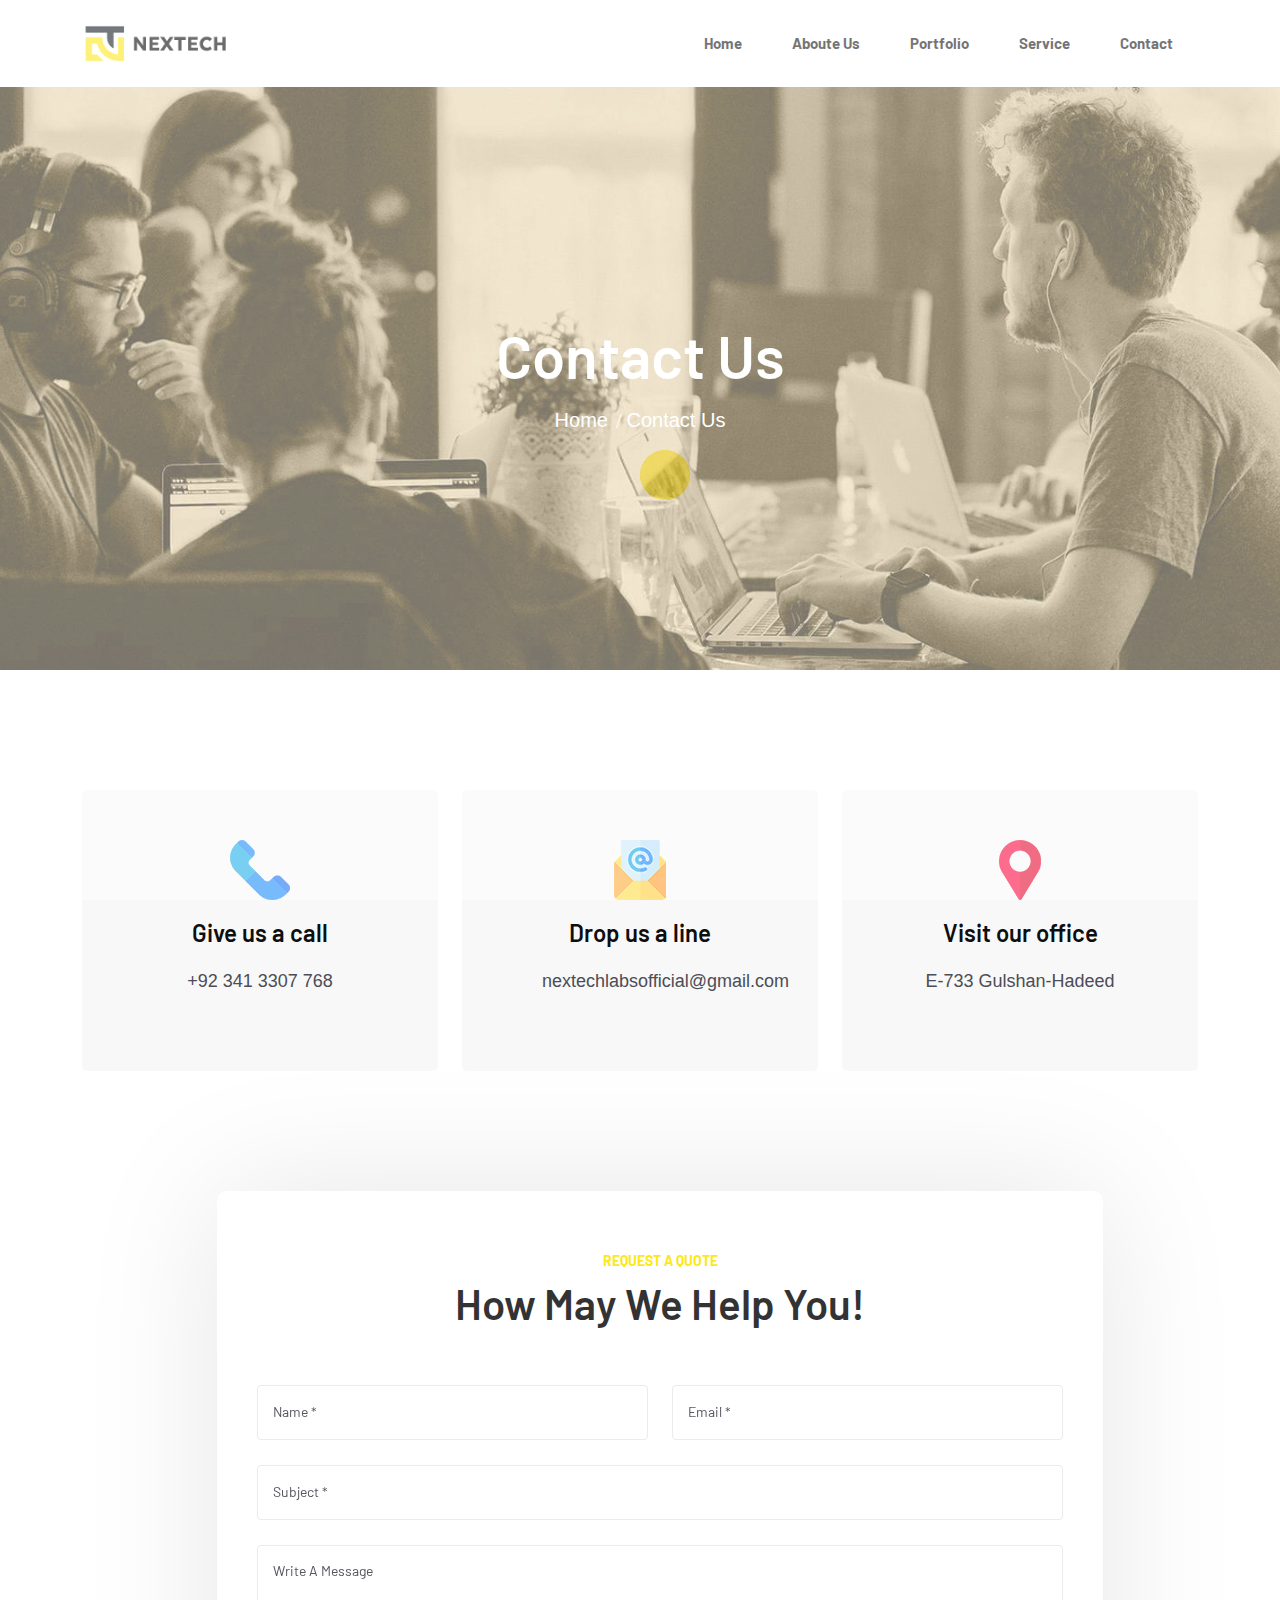
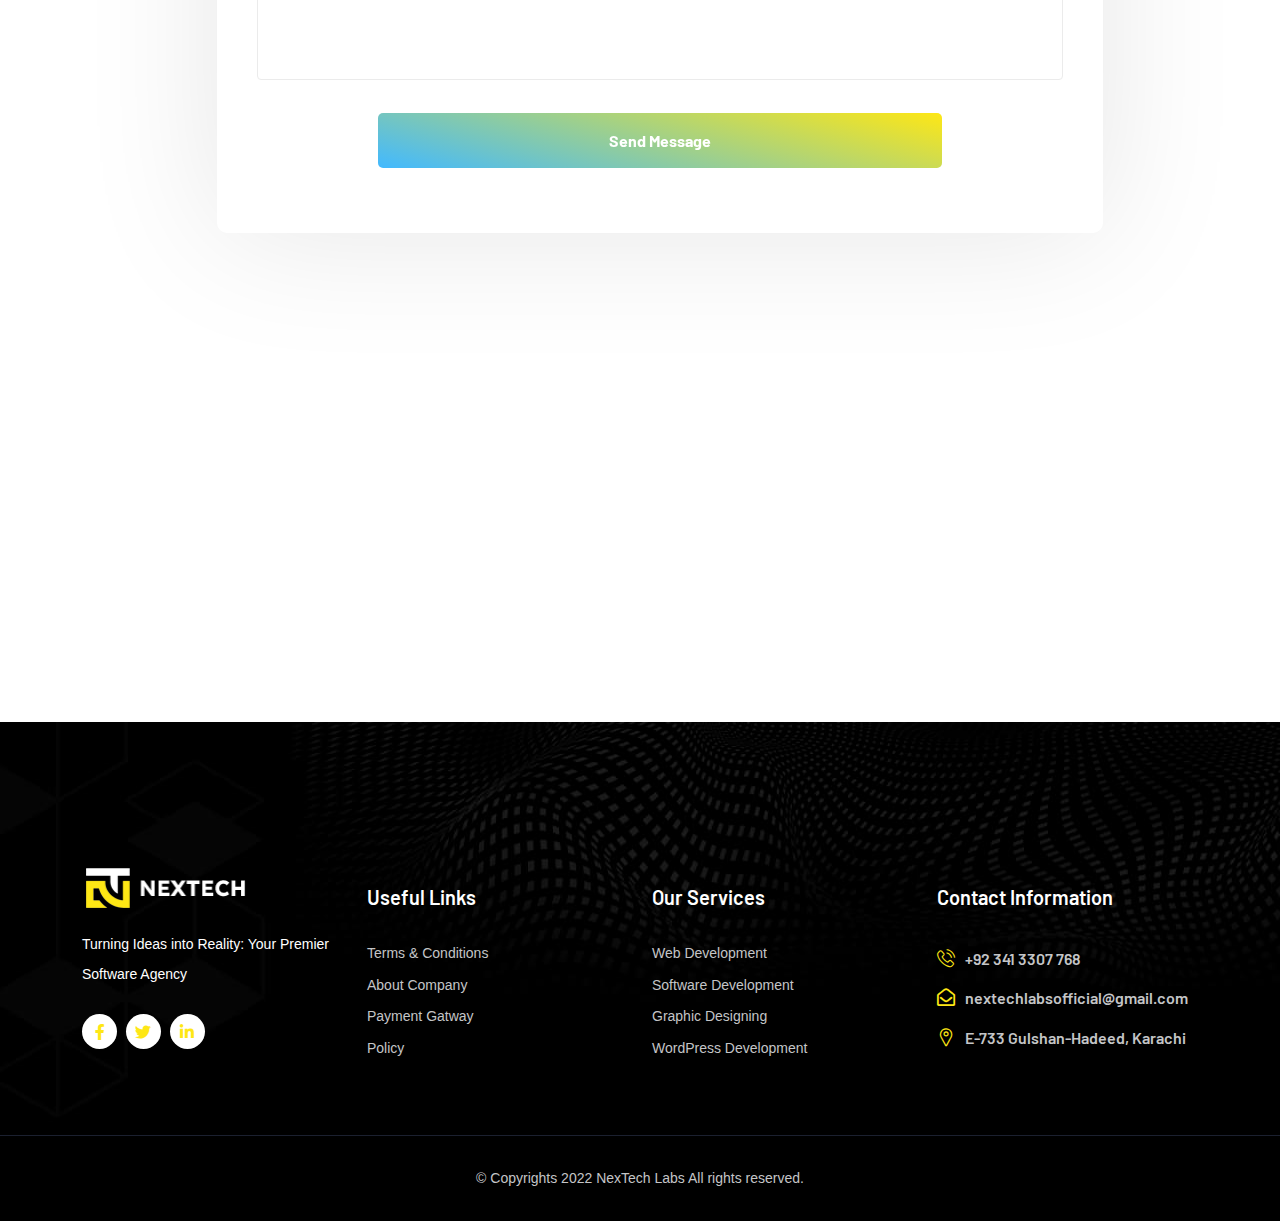
<file: contact.html>
<!doctype html>
<html class="no-js" lang="en">

<head>
    <meta charset="utf-8">
    <meta http-equiv="x-ua-compatible" content="ie=edge">
    <title>NexTech - Your Premier Software Agency</title>
    <meta name="robots" content="noindex, follow" />
    <meta name="description" content="">
    <meta name="viewport" content="width=device-width, initial-scale=1, shrink-to-fit=no">
    <!-- Favicon -->
    <link rel="shortcut icon" type="image/x-icon" href="assets/image/favicon.png">
    <!-- CSS
	============================================ -->
    <!-- Icon Font CSS -->
    <link rel="stylesheet" href="assets/css/plugins/all.min.css">
    <link rel="stylesheet" href="assets/css/plugins/flaticon.css">

    <!-- Plugins CSS -->
    <link rel="stylesheet" href="assets/css/plugins/bootstrap.min.css">
    <link rel="stylesheet" href="assets/css/plugins/swiper-bundle.min.css">
    <link rel="stylesheet" href="assets/css/plugins/aos.css">
    <link rel="stylesheet" href="assets/css/plugins/magnific-popup.css">

    <!-- Main Style CSS -->
    <link rel="stylesheet" href="assets/css/style.css">

</head>

<body>

    <div class="main-wrapper">


        <!-- Preloader start -->
        <div id="preloader">
            <div class="preloader">
                <span></span>
                <span></span>
            </div>
        </div>
        <!-- Preloader End -->
  
        <!-- Header Start  -->
        <div id="header" class="section header-section">

            <div class="container">

                <!-- Header Wrap Start  -->
                <div class="header-wrap">

                    <div class="header-logo">
                        <a class="logo-black" href="index.html"><img src="assets/image/logo.png" alt=""></a>
                    </div>

                    <div class="header-menu d-none d-lg-block">
                        <ul class="main-menu">
                            <li>
                                <a href="index.html">Home</a>
                            </li>
                            <li>
                                <a href="about.html">Aboute Us</a>
                            </li>
                            <li><a href="portfolio.html">Portfolio</a>
                                
                            </li>
                            <li><a href="service.html">Service</a>
                            </li>
                            <li><a href="contact.html">Contact</a></li>
                        </ul>
                    </div>

              
                        <!-- Header Toggle Start -->
                        <div class="header-toggle d-lg-none">
                            <button data-bs-toggle="offcanvas" data-bs-target="#offcanvasExample">
                                <span></span>
                                <span></span>
                                <span></span>
                            </button>
                        </div>
        

                </div>
                <!-- Header Wrap End  -->

            </div>
        </div>
        <!-- Header End -->

        <!-- Offcanvas Start-->
        <div class="offcanvas offcanvas-start" id="offcanvasExample">
            <div class="offcanvas-header">
                <!-- Offcanvas Logo Start -->
                <div class="offcanvas-logo">
                    <a href="index.html"><img src="assets/image/logo-white.png" alt=""></a>
                </div>
                <!-- Offcanvas Logo End -->
                <button type="button" class="close-btn" data-bs-dismiss="offcanvas"><i class="flaticon-close"></i></button>
            </div>

            <!-- Offcanvas Body Start -->
            <div class="offcanvas-body">
                <div class="offcanvas-menu">
                    <ul class="main-menu">
                        <li>
                            <a href="index.html">Home</a>
                        </li>
                        <li>
                            <a href="about.html">Aboute Us</a>
                        </li>
                        <li><a href="portfolio.html">Portfolio</a>
                            
                        </li>
                        <li><a href="service.html">Service</a>
                        </li>
                        <li><a href="contact.html">Contact</a></li>
                    </ul>
                </div>
            </div>
            <!-- Offcanvas Body End -->
        </div>
        <!-- Offcanvas End -->



            <!-- Page Banner Start -->
            <div class="section page-banner-section" style="background-image: url(assets/image/page-banner1.jpg);">
        
                <div class="container">
                    <div class="page-banner-wrap">
                        <div class="row">
                            <div class="col-lg-12">
                                <!-- Page Banner Content Start -->
                                <div class="page-banner text-center">
                                    <h2 class="title">Contact Us</h2>
                                    <ul class="breadcrumb justify-content-center">
                                        <li class="breadcrumb-item"><a href="index.html">Home</a></li>
                                        <li class="breadcrumb-item active" aria-current="page">Contact Us</li>
                                    </ul>
                                </div>
                                <!-- Page Banner Content End -->
                            </div>
                        </div>
                    </div>
                </div>
            </div>
            <!-- Page Banner End -->


        <!-- Contact Info Start -->
        <div class="section contact-info-section section-padding-02">
            <div class="container">
                <!-- Contact Info Wrap Start -->
                <div class="contact-info-wrap">
                    <div class="row">
                        <div class="col-lg-4 col-sm-6">
                            <!--Single Contact Info Start -->
                            <div class="single-contact-info text-center">
                                <div class="info-icon">
                                    <img src="assets/image/info-1.png" alt="">
                                </div>
                                <div class="info-content">
                                    <h5 class="title">Give us a call</h5>
                                    <p>+92 341 3307 768</p>
                                </div>
                            </div>
                            <!--Single Contact Info End -->
                        </div>
                        <div class="col-lg-4 col-sm-6">
                            <!--Single Contact Info Start -->
                            <div class="single-contact-info text-center">
                                <div class="info-icon">
                                    <img src="assets/image/info-2.png" alt="">
                                </div>
                                <div class="info-content">
                                    <h5 class="title">Drop us a line</h5>
                                    <p>nextechlabsofficial@gmail.com</p>
                                </div>
                            </div>
                            <!--Single Contact Info End -->
                        </div>
                        <div class="col-lg-4 col-sm-6">
                            <!--Single Contact Info Start -->
                            <div class="single-contact-info text-center">
                                <div class="info-icon">
                                    <img src="assets/image/info-3.png" alt="">
                                </div>
                                <div class="info-content">
                                    <h5 class="title">Visit our office</h5>
                                    <p>E-733 Gulshan-Hadeed</p>
                                </div>
                            </div>
                            <!--Single Contact Info End -->
                        </div>
                    </div>
                </div>
                <!-- Contact Info Wrap End -->
            </div>
        </div>
        <!-- Contact Info End -->

        <!-- Contact Start -->
        <div class="section techwix-contact-section techwix-contact-section-02 techwix-contact-section-03 section-padding-02">
            <div class="container">
                <!-- Contact Wrap Start -->
                <div class="contact-wrap">
                    <div class="row justify-content-center">
                        <div class="col-lg-10">
                            <!-- Contact Form Start -->
                            <div class="contact-form">
                                <div class="contact-form-wrap">
                                    <div class="heading-wrap text-center">
                                        <span class="sub-title"> request a quote</span>
                                        <h3 class="title">How May We Help You!</h3>
                                    </div>
                                    <form action="#">
                                        <div class="row">
                                            <div class="col-sm-6">
                                                <!-- Single Form Start -->
                                                <div class="single-form">
                                                    <input type="text" placeholder="Name *">
                                                </div>
                                                <!-- Single Form End -->
                                            </div>
                                            <div class="col-sm-6">
                                                <!-- Single Form Start -->
                                                <div class="single-form">
                                                    <input type="email" placeholder="Email *">
                                                </div>
                                                <!-- Single Form End -->
                                            </div>
                                            <div class="col-sm-12">
                                                <!-- Single Form Start -->
                                                <div class="single-form">
                                                    <input type="text" placeholder="Subject *">
                                                </div>
                                                <!-- Single Form End -->
                                            </div>
                                            <div class="col-sm-12">
                                                <!-- Single Form Start -->
                                                <div class="single-form">
                                                    <textarea placeholder="Write A Message"></textarea>
                                                </div>
                                                <!-- Single Form End -->
                                            </div>
                                            <div class="col-sm-12">
                                                <!--  Single Form Start -->
                                                <div class="form-btn">
                                                    <button class="btn" type="submit">Send Message</button>
                                                </div>
                                                <!--  Single Form End -->
                                            </div>
                                        </div>
                                    </form>
                                </div>
                            </div>
                            <!-- Contact Form End -->
                        </div>
                    </div>
                </div>
                <!-- Contact Wrap End -->
            </div>
        </div>
        <!-- Contact End -->

        <!-- Contact Map Start -->
        <div class="section contact-map-section">
            <div class="contact-map-wrap">
                <iframe scrolling="no" marginheight="0" marginwidth="0" src="https://maps.google.com/maps?q=New%20York%20University%20&amp;t=m&amp;z=10&amp;output=embed&amp;iwloc=near" title="New York University" aria-label="New York University" frameborder="0"></iframe>
            </div>
        </div>
        <!-- Contact Map End -->

<!-- Footer Section Start -->
<div class="section footer-section footer-section-02" style="background-image: url(assets/image/footer-bg2.jpg);">

    <div class="container">
        <!-- Footer Widget Wrap Start -->
        <div class="footer-widget-wrap">
            <div class="row">
                <div class="col-lg-3 col-sm-6">
                    <!-- Footer Widget Start -->
                    <div class="footer-widget-about">
                        <a class="footer-logo" href="index.html"><img src="assets/image/logo-white.png" alt="Logo"></a>
                        <p>Turning Ideas into Reality: Your Premier Software Agency</p>
                        <div class="footer-social">
                            <ul class="social">
                                <li><a href="https://www.facebook.com/nextechlabsofficial" target="_blank"><i class="fab fa-facebook-f"></i></a></li>
                                <li><a href="#" target="_blank"><i class="fab fa-twitter"></i></a></li>
                                <li><a href="https://www.linkedin.com/company/nextechlabs-official" target="_blank"><i class="fab fa-linkedin-in"></i></a></li>
                            </ul>
                        </div>
                    </div>
                    <!-- Footer Widget End -->
                </div>
                <div class="col-lg-3 col-sm-6">
                    <!-- Footer Widget Start -->
                    <div class="footer-widget">
                        <h4 class="footer-widget-title">Useful Links</h4>

                        <div class="widget-link">
                            <ul class="link">
                                <li><a href="#">Terms & Conditions</a></li>
                                <li><a href="#">About Company</a></li>
                                <li><a href="#">Payment Gatway</a></li>
                                <li><a href="#">Policy</a></li>
                            </ul>
                        </div>
                    </div>
                    <!-- Footer Widget End -->
                </div>
                <div class="col-lg-3 col-sm-6">
                    <!-- Footer Widget Start -->
                    <div class="footer-widget">
                        <h4 class="footer-widget-title">Our Services</h4>

                        <div class="widget-link">
                            <ul class="link">
                                <li><a href="#">Web Development</a></li>
                                <li><a href="#">Software Development</a></li>
                                <li><a href="#">Graphic Designing</a></li>
                                <li><a href="#">WordPress Development</a></li>
                            </ul>
                        </div>
                    </div>
                    <!-- Footer Widget End -->
                </div>
                <div class="col-lg-3 col-sm-6">
                    <!-- Footer Widget Start -->
                    <div class="footer-widget">
                        <h4 class="footer-widget-title">Contact Information</h4>

                        <div class="widget-info">
                            <ul>
                                <li>
                                    <div class="info-icon">
                                        <i class="flaticon-phone-call"></i>
                                    </div>
                                    <div class="info-text">
                                        <span><a href="tel:+92 341 3307 768">+92 341 3307 768</a></span>
                                    </div>
                                </li>
                                <li>
                                    <div class="info-icon">
                                        <i class="far fa-envelope-open"></i>
                                    </div>
                                    <div class="info-text">
                                        <span><a href="mailto:nextechlabsofficial@gmail.com">nextechlabsofficial@gmail.com</a></span>
                                    </div>
                                </li>
                                <li>
                                    <div class="info-icon">
                                        <i class="flaticon-pin"></i>
                                    </div>
                                    <div class="info-text">
                                        <span>E-733 Gulshan-Hadeed, Karachi</span>
                                    </div>
                                </li>
                            </ul>
                        </div>
                    </div>
                    <!-- Footer Widget End -->
                </div>
            </div>
        </div>
        <!-- Footer Widget Wrap End -->
    </div>

    <!-- Footer Copyright Start -->
    <div class="footer-copyright-area">
        <div class="container">
            <div class="footer-copyright-wrap">
                <div class="row align-items-center">
                    <div class="col-lg-12">
                        <!-- Footer Copyright Text Start -->
                        <div class="copyright-text text-center">
                            <p>© Copyrights 2022 NexTech Labs All rights reserved. </p>
                        </div>
                        <!-- Footer Copyright Text End -->
                    </div>
                </div>
            </div>
        </div>
    </div>
    <!-- Footer Copyright End -->
</div>
<!-- Footer Section End -->

        <!-- back to top start -->
        <div class="progress-wrap">
            <svg class="progress-circle svg-content" width="100%" height="100%" viewBox="-1 -1 102 102">
                <path d="M50,1 a49,49 0 0,1 0,98 a49,49 0 0,1 0,-98" />
            </svg>
        </div>
        <!-- back to top end -->

    </div>

    <!-- JS
    ============================================ -->
    <script src="assets/js/vendor/jquery-1.12.4.min.js"></script>
    <script src="assets/js/vendor/modernizr-3.11.2.min.js"></script>

    <!-- Bootstrap JS -->
    <script src="assets/js/plugins/popper.min.js"></script>
    <script src="assets/js/plugins/bootstrap.min.js"></script>

    <!-- Plugins JS -->
    <script src="assets/js/plugins/swiper-bundle.min.js"></script>
    <script src="assets/js/plugins/aos.js"></script>
    <script src="assets/js/plugins/waypoints.min.js"></script>
    <script src="assets/js/plugins/back-to-top.js"></script>
    <script src="assets/js/plugins/jquery.counterup.min.js"></script>
    <script src="assets/js/plugins/appear.min.js"></script>
    <script src="assets/js/plugins/jquery.magnific-popup.min.js"></script>


    <!--====== Use the minified version files listed below for better performance and remove the files listed above ======-->


    <!-- Main JS -->
    <script src="assets/js/main.js"></script>

</body>


<!-- Mirrored from thepixelcurve.com/html/techwix/techwix/contact.html by HTTrack Website Copier/3.x [XR&CO'2014], Fri, 01 Mar 2024 11:46:49 GMT -->
</html>
</file>
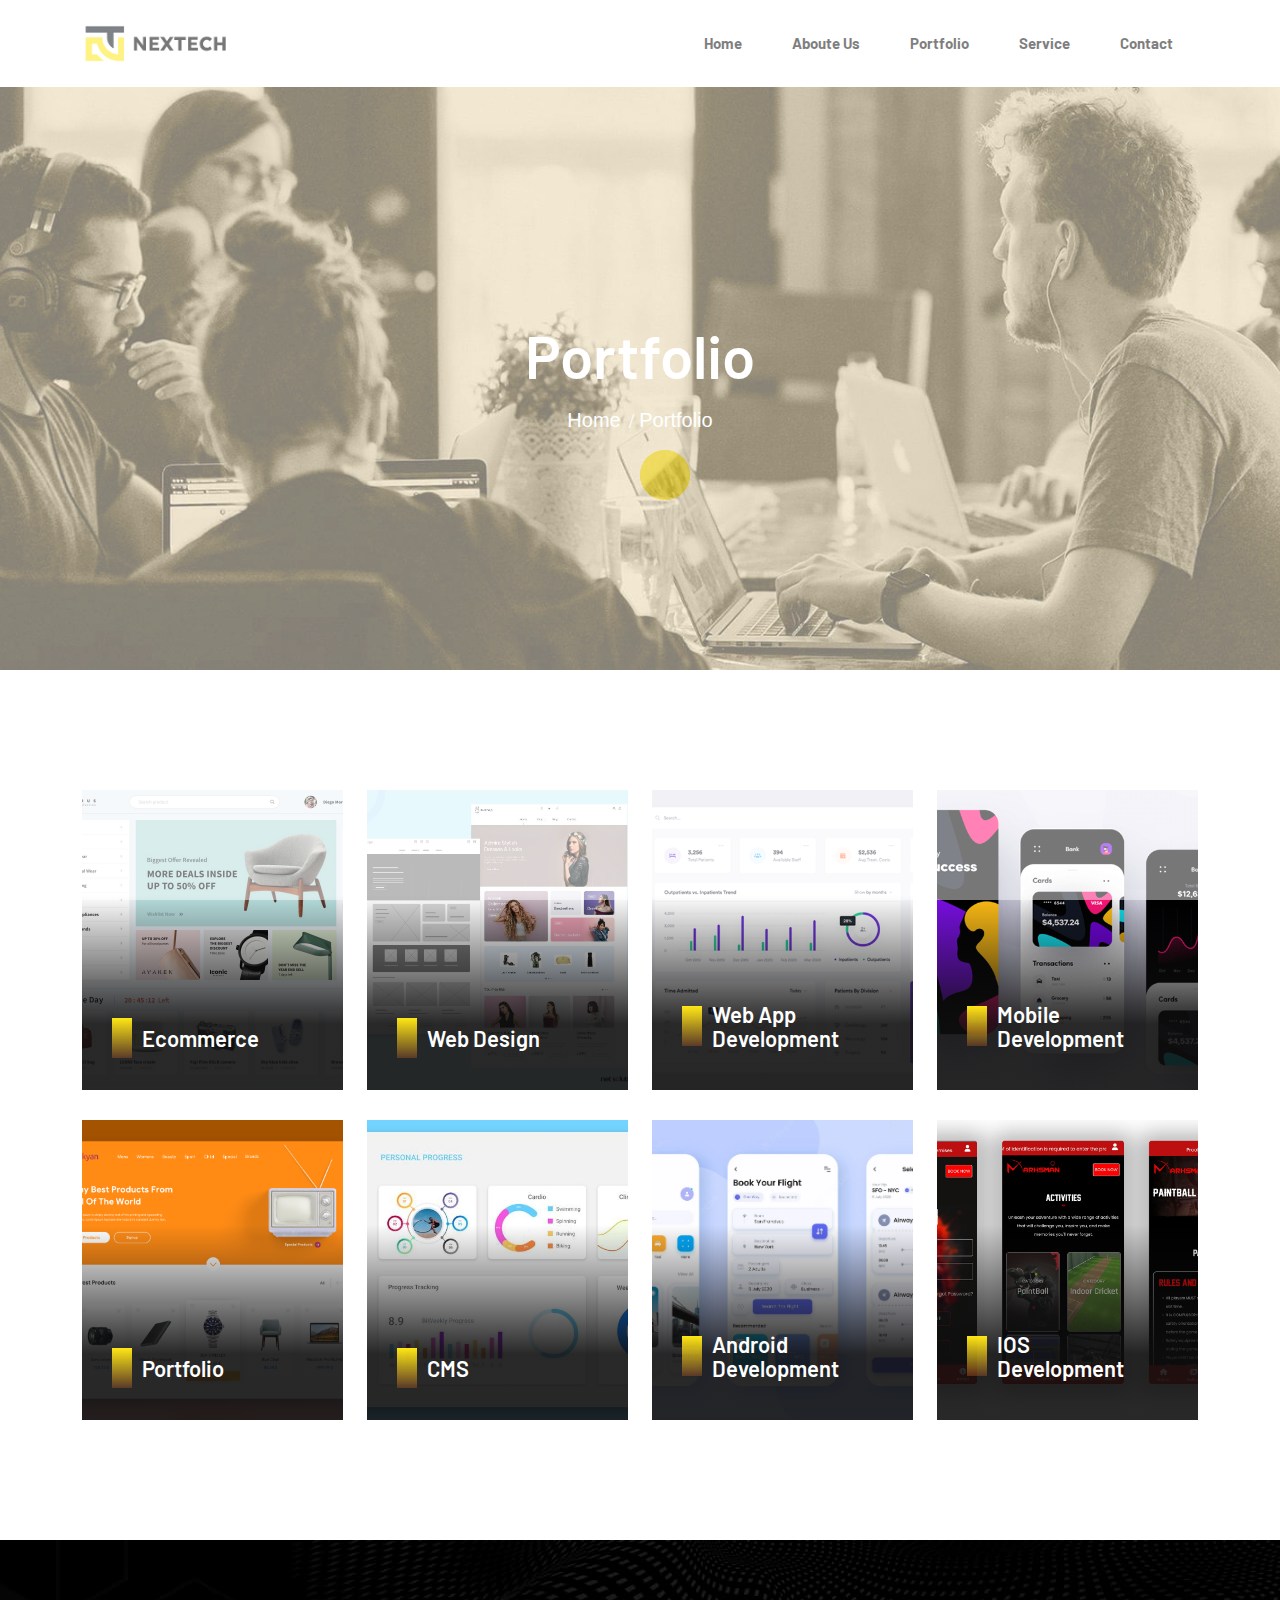
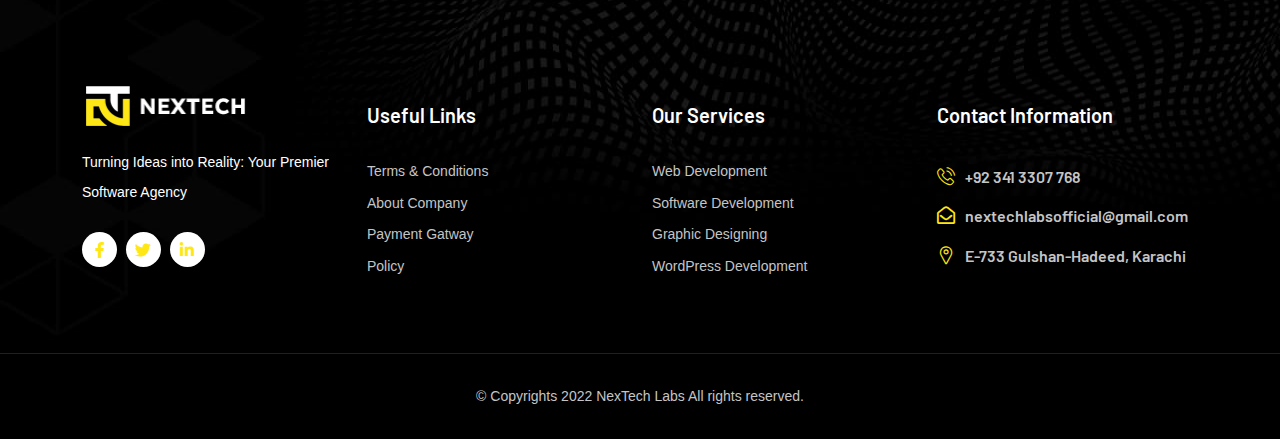
<file: portfolio.html>
<!doctype html>
<html class="no-js" lang="en">

<head>
    <meta charset="utf-8">
    <meta http-equiv="x-ua-compatible" content="ie=edge">
    <title>NexTech - Your Premier Software Agency</title>
    <meta name="robots" content="noindex, follow" />
    <meta name="description" content="">
    <meta name="viewport" content="width=device-width, initial-scale=1, shrink-to-fit=no">
    <!-- Favicon -->
    <link rel="shortcut icon" type="image/x-icon" href="assets/image/favicon.png">
    <!-- CSS
	============================================ -->
    <!-- Icon Font CSS -->
    <link rel="stylesheet" href="assets/css/plugins/all.min.css">
    <link rel="stylesheet" href="assets/css/plugins/flaticon.css">

    <!-- Plugins CSS -->
    <link rel="stylesheet" href="assets/css/plugins/bootstrap.min.css">
    <link rel="stylesheet" href="assets/css/plugins/swiper-bundle.min.css">
    <link rel="stylesheet" href="assets/css/plugins/aos.css">
    <link rel="stylesheet" href="assets/css/plugins/magnific-popup.css">

    <!-- Main Style CSS -->
    <link rel="stylesheet" href="assets/css/style.css">

</head>

<body>

    <div class="main-wrapper">


        <!-- Preloader start -->
        <div id="preloader">
            <div class="preloader">
                <span></span>
                <span></span>
            </div>
        </div>
        <!-- Preloader End -->
  
        <!-- Header Start  -->
        <div id="header" class="section header-section">

            <div class="container">

                <!-- Header Wrap Start  -->
                <div class="header-wrap">

                    <div class="header-logo">
                        <a class="logo-black" href="index.html"><img src="assets/image/logo.png" alt=""></a>
                    </div>

                    <div class="header-menu d-none d-lg-block">
                        <ul class="main-menu">
                            <li>
                                <a href="index.html">Home</a>
                            </li>
                            <li>
                                <a href="about.html">Aboute Us</a>
                            </li>
                            <li><a href="portfolio.html">Portfolio</a>
                                
                            </li>
                            <li><a href="service.html">Service</a>
                            </li>
                            <li><a href="contact.html">Contact</a></li>
                        </ul>
                    </div>

              
                        <!-- Header Toggle Start -->
                        <div class="header-toggle d-lg-none">
                            <button data-bs-toggle="offcanvas" data-bs-target="#offcanvasExample">
                                <span></span>
                                <span></span>
                                <span></span>
                            </button>
                        </div>
        

                </div>
                <!-- Header Wrap End  -->

            </div>
        </div>
        <!-- Header End -->

        <!-- Offcanvas Start-->
        <div class="offcanvas offcanvas-start" id="offcanvasExample">
            <div class="offcanvas-header">
                <!-- Offcanvas Logo Start -->
                <div class="offcanvas-logo">
                    <a href="index.html"><img src="assets/image/logo-white.png" alt=""></a>
                </div>
                <!-- Offcanvas Logo End -->
                <button type="button" class="close-btn" data-bs-dismiss="offcanvas"><i class="flaticon-close"></i></button>
            </div>

            <!-- Offcanvas Body Start -->
            <div class="offcanvas-body">
                <div class="offcanvas-menu">
                    <ul class="main-menu">
                        <li>
                            <a href="index.html">Home</a>
                        </li>
                        <li>
                            <a href="about.html">Aboute Us</a>
                        </li>
                        <li><a href="portfolio.html">Portfolio</a>
                            
                        </li>
                        <li><a href="service.html">Service</a>
                        </li>
                        <li><a href="contact.html">Contact</a></li>
                    </ul>
                </div>
            </div>
            <!-- Offcanvas Body End -->
        </div>
        <!-- Offcanvas End -->



            <!-- Page Banner Start -->
            <div class="section page-banner-section" style="background-image: url(assets/image/page-banner1.jpg);">
        
                <div class="container">
                    <div class="page-banner-wrap">
                        <div class="row">
                            <div class="col-lg-12">
                                <!-- Page Banner Content Start -->
                                <div class="page-banner text-center">
                                    <h2 class="title">Portfolio</h2>
                                    <ul class="breadcrumb justify-content-center">
                                        <li class="breadcrumb-item"><a href="">Home</a></li>
                                        <li class="breadcrumb-item active" aria-current="page">Portfolio</li>
                                    </ul>
                                </div>
                                <!-- Page Banner Content End -->
                            </div>
                        </div>
                    </div>
                </div>
            </div>
            <!-- Page Banner End -->

        <!-- Team Start -->
        <div class="section techwix-team-section techwix-team-section-03 section-padding">
            <div class="container">
                <!-- Team Wrap Start -->
                <div class="team-wrap">
                    <div class="row">
                        <div class="col-lg-3 col-sm-6">
                            <!-- Single Team Start -->
                            <div class="single-team">
                                <div class="team-img">
                                    <a href="team.html"><img src="assets/image/portfolio/1.jpg" alt=""></a>
                                </div>
                                <div class="team-content">
                                    <h3 class="name"><a href="#">Ecommerce</a></h3>
                                </div>
                            </div>
                            <!-- Single Team End -->
                        </div>
                        <div class="col-lg-3 col-sm-6">
                            <!-- Single Team Start -->
                            <div class="single-team">
                                <div class="team-img">
                                    <a href="team.html"><img src="assets/image/portfolio/2.jpg" alt=""></a>
                                </div>
                                <div class="team-content">
                                    <h3 class="name"><a href="#">Web Design</a></h3>
                                </div>
                            </div>
                            <!-- Single Team End -->
                        </div>
                        <div class="col-lg-3 col-sm-6">
                            <!-- Single Team Start -->
                            <div class="single-team">
                                <div class="team-img">
                                    <a href="team.html"><img src="assets/image/portfolio/3.png" alt=""></a>
                                </div>
                                <div class="team-content">
                                    <h3 class="name"><a href="#">Web App <br> Development</a></h3>
                                </div>
                            </div>
                            <!-- Single Team End -->
                        </div>
                        <div class="col-lg-3 col-sm-6">
                            <!-- Single Team Start -->
                            <div class="single-team">
                                <div class="team-img">
                                    <a href="team.html"><img src="assets/image/portfolio/4.png" alt=""></a>
                                </div>
                                <div class="team-content">
                                    <h3 class="name"><a href="#">Mobile <br> Development</a></h3>
                                </div>
                            </div>
                            <!-- Single Team End -->
                        </div>
                        <div class="col-lg-3 col-sm-6">
                            <!-- Single Team Start -->
                            <div class="single-team">
                                <div class="team-img">
                                    <a href="team.html"><img src="assets/image/portfolio/5.png" alt=""></a>
                                </div>
                                <div class="team-content">
                                    <h3 class="name"><a href="#">Portfolio</a></h3>
                                </div>
                            </div>
                            <!-- Single Team End -->
                        </div>
                        <div class="col-lg-3 col-sm-6">
                            <!-- Single Team Start -->
                            <div class="single-team">
                                <div class="team-img">
                                    <a href="team.html"><img src="assets/image/portfolio/6.jpg" alt=""></a>
                                </div>
                                <div class="team-content">
                                    <h3 class="name"><a href="#">CMS</a></h3>
                                </div>
                            </div>
                            <!-- Single Team End -->
                        </div>
                        <div class="col-lg-3 col-sm-6">
                            <!-- Single Team Start -->
                            <div class="single-team">
                                <div class="team-img">
                                    <a href="team.html"><img src="assets/image/portfolio/7.jpg" alt=""></a>
                                </div>
                                <div class="team-content">
                                    <h3 class="name"><a href="#">Android <br> Development</a></h3>
                                </div>
                            </div>
                            <!-- Single Team End -->
                        </div>
                        <div class="col-lg-3 col-sm-6">
                            <!-- Single Team Start -->
                            <div class="single-team">
                                <div class="team-img">
                                    <a href="team.html"><img src="assets/image/portfolio/8.jpg" alt=""></a>
                                </div>
                                <div class="team-content">
                                    <h3 class="name"><a href="#">IOS <br> Development</a></h3>
                                </div>
                            </div>
                            <!-- Single Team End -->
                        </div>
                       
                    </div>
                </div>
                <!-- Team Wrap End -->
            </div>
        </div>
        <!-- Team End -->



      <!-- Footer Section Start -->
   <div class="section footer-section footer-section-02" style="background-image: url(assets/image/footer-bg2.jpg);">

    <div class="container">
        <!-- Footer Widget Wrap Start -->
        <div class="footer-widget-wrap">
            <div class="row">
                <div class="col-lg-3 col-sm-6">
                    <!-- Footer Widget Start -->
                    <div class="footer-widget-about">
                        <a class="footer-logo" href="index.html"><img src="assets/image/logo-white.png" alt="Logo"></a>
                        <p>Turning Ideas into Reality: Your Premier Software Agency</p>
                        <div class="footer-social">
                            <ul class="social">
                                <li><a href="https://www.facebook.com/nextechlabsofficial" target="_blank"><i class="fab fa-facebook-f"></i></a></li>
                                <li><a href="#" target="_blank"><i class="fab fa-twitter"></i></a></li>
                                <li><a href="https://www.linkedin.com/company/nextechlabs-official" target="_blank"><i class="fab fa-linkedin-in"></i></a></li>
                            </ul>
                        </div>
                    </div>
                    <!-- Footer Widget End -->
                </div>
                <div class="col-lg-3 col-sm-6">
                    <!-- Footer Widget Start -->
                    <div class="footer-widget">
                        <h4 class="footer-widget-title">Useful Links</h4>

                        <div class="widget-link">
                            <ul class="link">
                                <li><a href="#">Terms & Conditions</a></li>
                                <li><a href="#">About Company</a></li>
                                <li><a href="#">Payment Gatway</a></li>
                                <li><a href="#">Policy</a></li>
                            </ul>
                        </div>
                    </div>
                    <!-- Footer Widget End -->
                </div>
                <div class="col-lg-3 col-sm-6">
                    <!-- Footer Widget Start -->
                    <div class="footer-widget">
                        <h4 class="footer-widget-title">Our Services</h4>

                        <div class="widget-link">
                            <ul class="link">
                                <li><a href="#">Web Development</a></li>
                                <li><a href="#">Software Development</a></li>
                                <li><a href="#">Graphic Designing</a></li>
                                <li><a href="#">WordPress Development</a></li>
                            </ul>
                        </div>
                    </div>
                    <!-- Footer Widget End -->
                </div>
                <div class="col-lg-3 col-sm-6">
                    <!-- Footer Widget Start -->
                    <div class="footer-widget">
                        <h4 class="footer-widget-title">Contact Information</h4>

                        <div class="widget-info">
                            <ul>
                                <li>
                                    <div class="info-icon">
                                        <i class="flaticon-phone-call"></i>
                                    </div>
                                    <div class="info-text">
                                        <span><a href="tel:+92 341 3307 768">+92 341 3307 768</a></span>
                                    </div>
                                </li>
                                <li>
                                    <div class="info-icon">
                                        <i class="far fa-envelope-open"></i>
                                    </div>
                                    <div class="info-text">
                                        <span><a href="mailto:nextechlabsofficial@gmail.com">nextechlabsofficial@gmail.com</a></span>
                                    </div>
                                </li>
                                <li>
                                    <div class="info-icon">
                                        <i class="flaticon-pin"></i>
                                    </div>
                                    <div class="info-text">
                                        <span>E-733 Gulshan-Hadeed, Karachi</span>
                                    </div>
                                </li>
                            </ul>
                        </div>
                    </div>
                    <!-- Footer Widget End -->
                </div>
            </div>
        </div>
        <!-- Footer Widget Wrap End -->
    </div>

    <!-- Footer Copyright Start -->
    <div class="footer-copyright-area">
        <div class="container">
            <div class="footer-copyright-wrap">
                <div class="row align-items-center">
                    <div class="col-lg-12">
                        <!-- Footer Copyright Text Start -->
                        <div class="copyright-text text-center">
                            <p>© Copyrights 2022 NexTech Labs All rights reserved. </p>
                        </div>
                        <!-- Footer Copyright Text End -->
                    </div>
                </div>
            </div>
        </div>
    </div>
    <!-- Footer Copyright End -->
</div>
<!-- Footer Section End -->

        <!-- back to top start -->
        <div class="progress-wrap">
            <svg class="progress-circle svg-content" width="100%" height="100%" viewBox="-1 -1 102 102">
                <path d="M50,1 a49,49 0 0,1 0,98 a49,49 0 0,1 0,-98" />
            </svg>
        </div>
        <!-- back to top end -->

    </div>

    <!-- JS
    ============================================ -->
    <script src="assets/js/vendor/jquery-1.12.4.min.js"></script>
    <script src="assets/js/vendor/modernizr-3.11.2.min.js"></script>

    <!-- Bootstrap JS -->
    <script src="assets/js/plugins/popper.min.js"></script>
    <script src="assets/js/plugins/bootstrap.min.js"></script>

    <!-- Plugins JS -->
    <script src="assets/js/plugins/swiper-bundle.min.js"></script>
    <script src="assets/js/plugins/aos.js"></script>
    <script src="assets/js/plugins/waypoints.min.js"></script>
    <script src="assets/js/plugins/back-to-top.js"></script>
    <script src="assets/js/plugins/jquery.counterup.min.js"></script>
    <script src="assets/js/plugins/appear.min.js"></script>
    <script src="assets/js/plugins/jquery.magnific-popup.min.js"></script>


    <!--====== Use the minified version files listed below for better performance and remove the files listed above ======-->


    <!-- Main JS -->
    <script src="assets/js/main.js"></script>

</body>


<!-- Mirrored from thepixelcurve.com/html/techwix/techwix/team.html by HTTrack Website Copier/3.x [XR&CO'2014], Fri, 01 Mar 2024 11:46:30 GMT -->
</html>
</file>
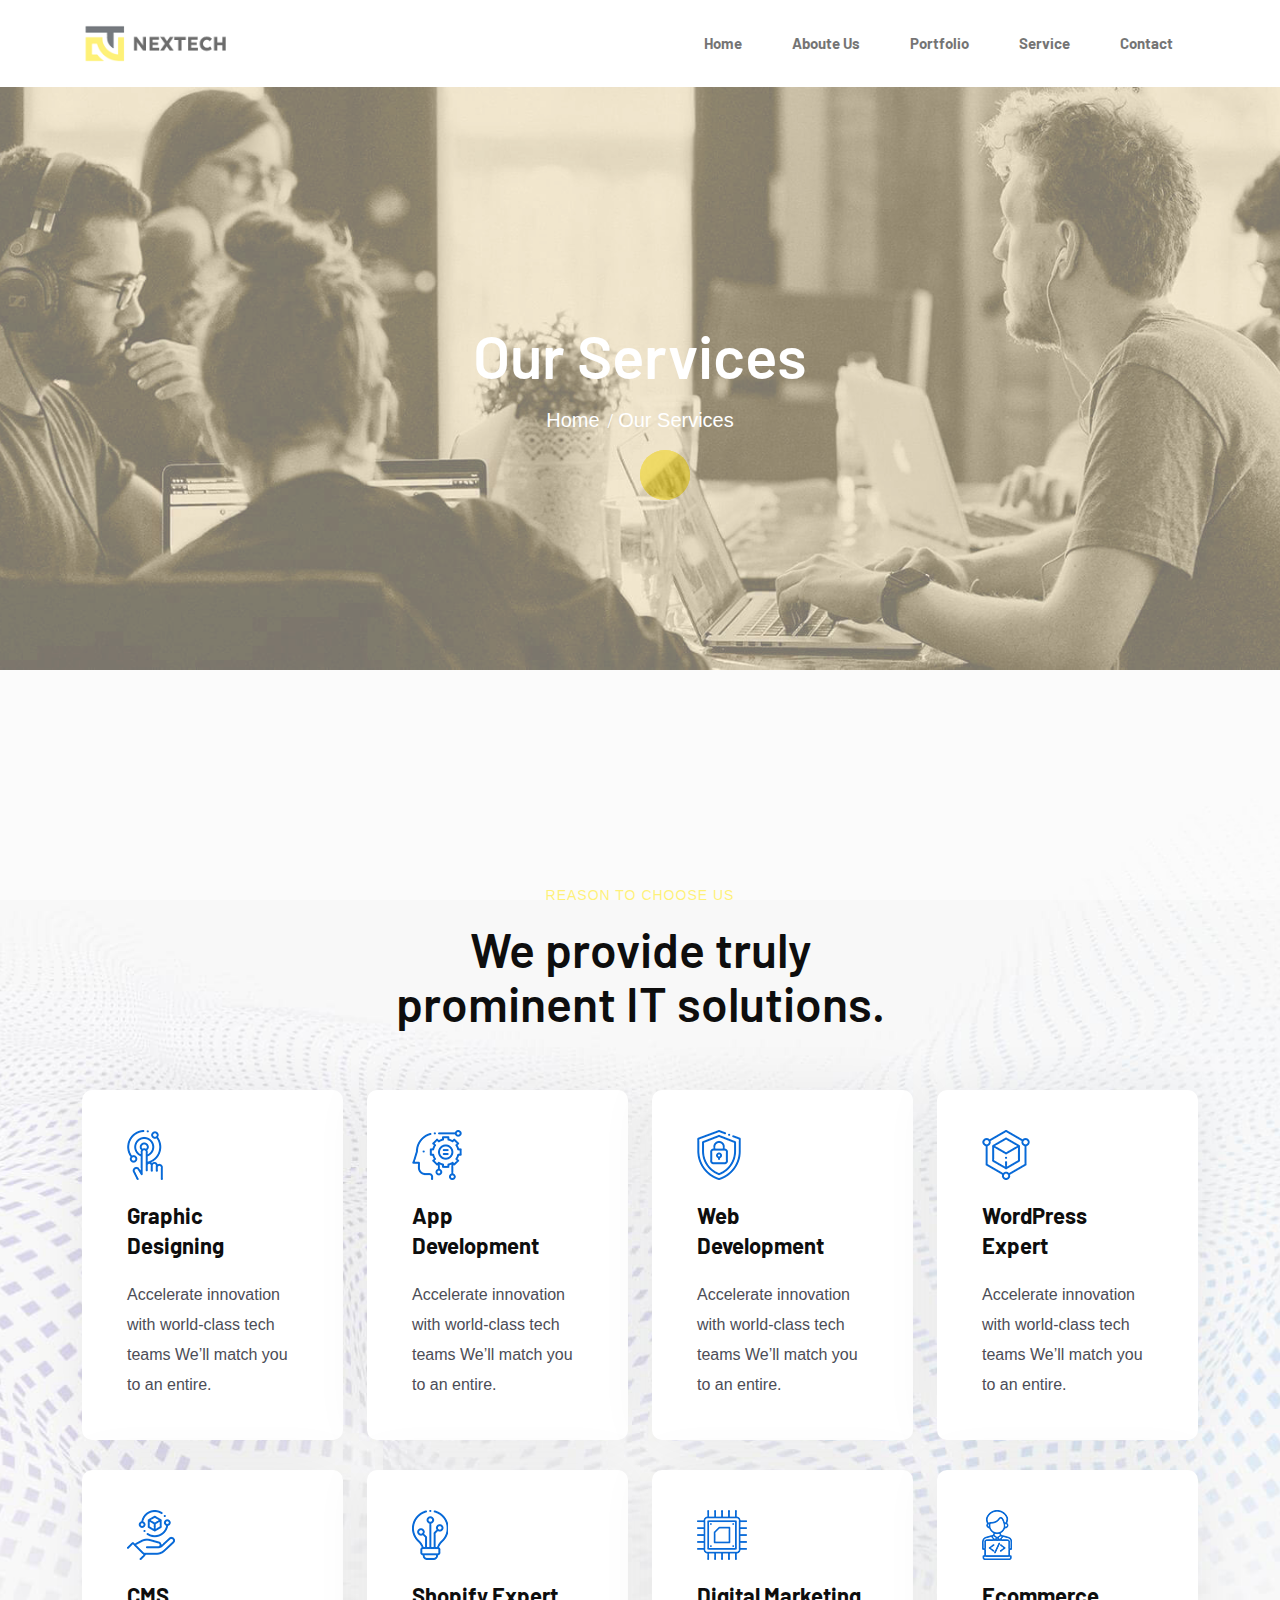
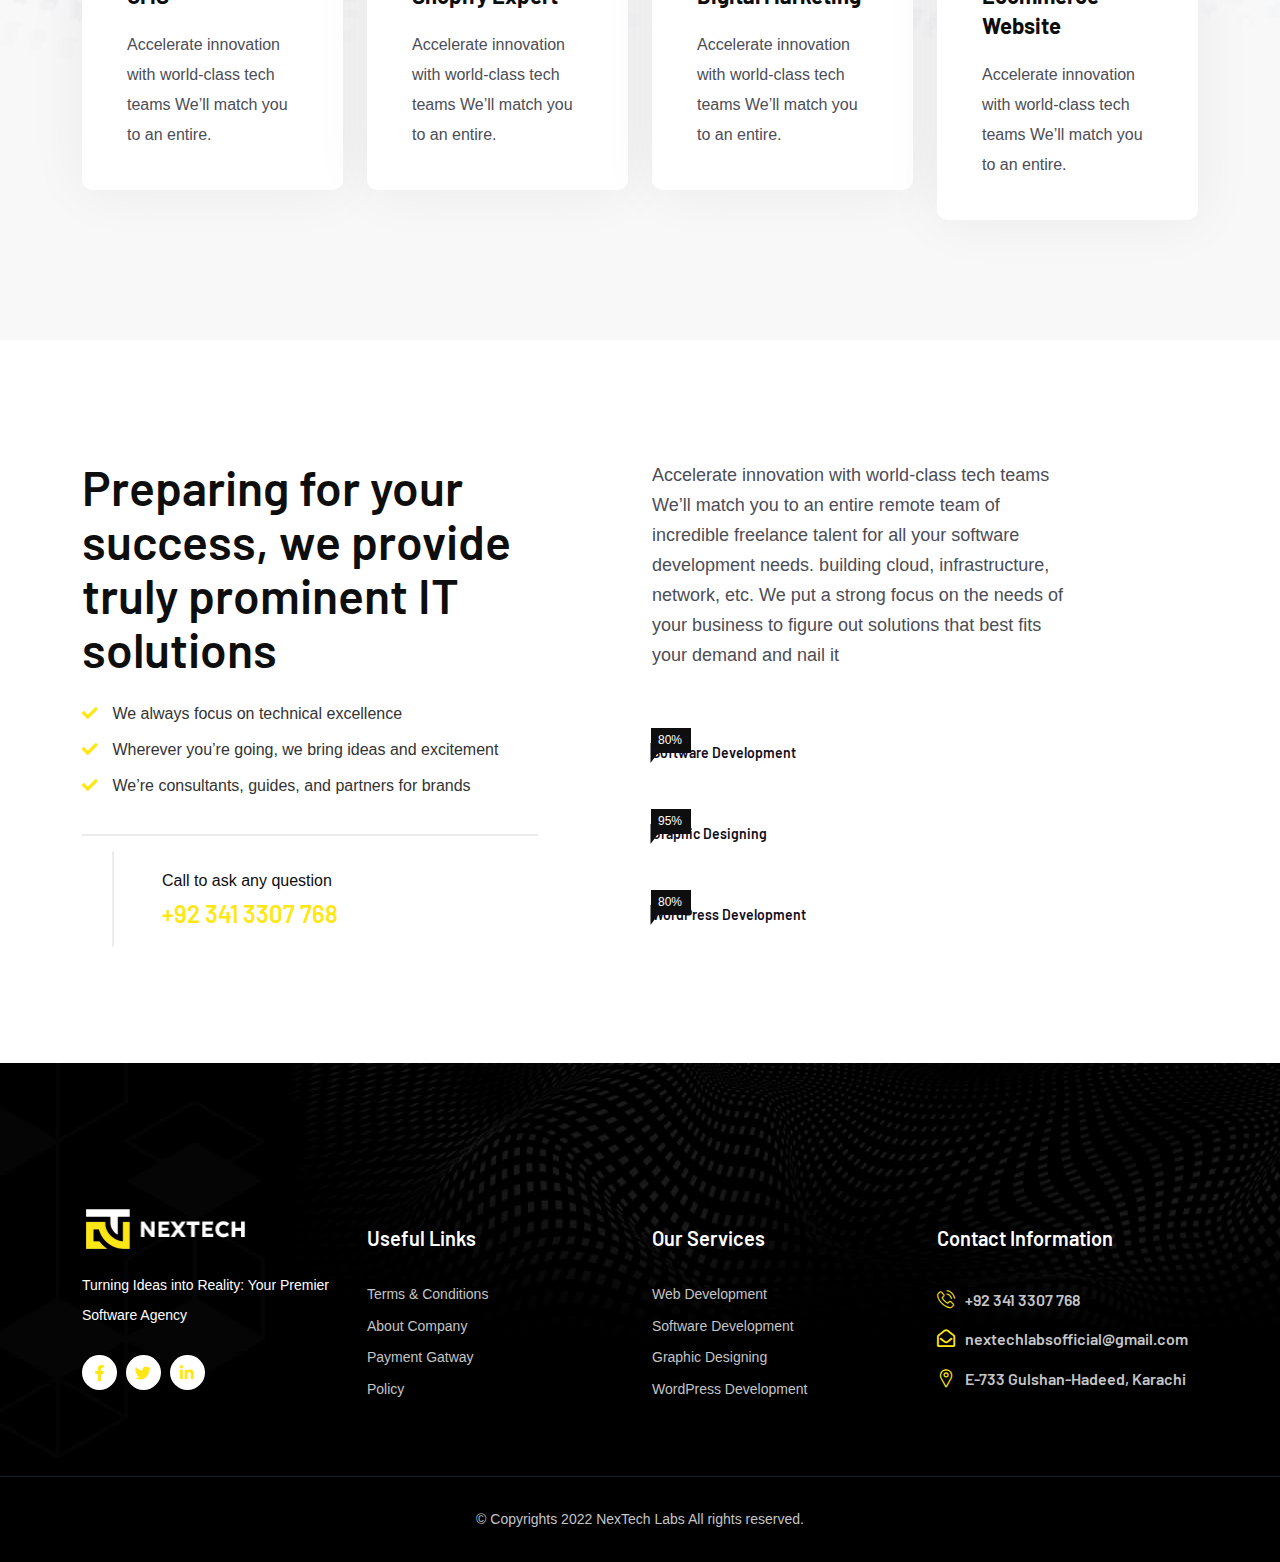
<file: service.html>
<!doctype html>
<html class="no-js" lang="en">

<head>
    <meta charset="utf-8">
    <meta http-equiv="x-ua-compatible" content="ie=edge">
    <title>NexTech - Your Premier Software Agency</title>
    <meta name="robots" content="noindex, follow" />
    <meta name="description" content="">
    <meta name="viewport" content="width=device-width, initial-scale=1, shrink-to-fit=no">
    <!-- Favicon -->
    <link rel="shortcut icon" type="image/x-icon" href="assets/image/favicon.png">
    <!-- CSS
	============================================ -->
    <!-- Icon Font CSS -->
    <link rel="stylesheet" href="assets/css/plugins/all.min.css">
    <link rel="stylesheet" href="assets/css/plugins/flaticon.css">

    <!-- Plugins CSS -->
    <link rel="stylesheet" href="assets/css/plugins/bootstrap.min.css">
    <link rel="stylesheet" href="assets/css/plugins/swiper-bundle.min.css">
    <link rel="stylesheet" href="assets/css/plugins/aos.css">
    <link rel="stylesheet" href="assets/css/plugins/magnific-popup.css">

    <!-- Main Style CSS -->
    <link rel="stylesheet" href="assets/css/style.css">

</head>

<body>

    <div class="main-wrapper">


        <!-- Preloader start -->
        <div id="preloader">
            <div class="preloader">
                <span></span>
                <span></span>
            </div>
        </div>
        <!-- Preloader End -->

   
        <!-- Header Start  -->
        <div id="header" class="section header-section">

            <div class="container">

                <!-- Header Wrap Start  -->
                <div class="header-wrap">

                    <div class="header-logo">
                        <a class="logo-black" href="index.html"><img src="assets/image/logo.png" alt=""></a>
                    </div>

                    <div class="header-menu d-none d-lg-block">
                        <ul class="main-menu">
                            <li>
                                <a href="index.html">Home</a>
                            </li>
                            <li>
                                <a href="about.html">Aboute Us</a>
                            </li>
                            <li><a href="portfolio.html">Portfolio</a>
                                
                            </li>
                            <li><a href="service.html">Service</a>
                            </li>
                            <li><a href="contact.html">Contact</a></li>
                        </ul>
                    </div>

              
                        <!-- Header Toggle Start -->
                        <div class="header-toggle d-lg-none">
                            <button data-bs-toggle="offcanvas" data-bs-target="#offcanvasExample">
                                <span></span>
                                <span></span>
                                <span></span>
                            </button>
                        </div>
        

                </div>
                <!-- Header Wrap End  -->

            </div>
        </div>
        <!-- Header End -->

        <!-- Offcanvas Start-->
        <div class="offcanvas offcanvas-start" id="offcanvasExample">
            <div class="offcanvas-header">
                <!-- Offcanvas Logo Start -->
                <div class="offcanvas-logo">
                    <a href="index.html"><img src="assets/image/logo-white.png" alt=""></a>
                </div>
                <!-- Offcanvas Logo End -->
                <button type="button" class="close-btn" data-bs-dismiss="offcanvas"><i class="flaticon-close"></i></button>
            </div>

            <!-- Offcanvas Body Start -->
            <div class="offcanvas-body">
                <div class="offcanvas-menu">
                    <ul class="main-menu">
                        <li>
                            <a href="index.html">Home</a>
                        </li>
                        <li>
                            <a href="about.html">Aboute Us</a>
                        </li>
                        <li><a href="portfolio.html">Portfolio</a>
                            
                        </li>
                        <li><a href="service.html">Service</a>
                        </li>
                        <li><a href="contact.html">Contact</a></li>
                    </ul>
                </div>
            </div>
            <!-- Offcanvas Body End -->
        </div>
        <!-- Offcanvas End -->



        <!-- Page Banner Start -->
        <div class="section page-banner-section" style="background-image: url(assets/image/page-banner1.jpg);">
        
            <div class="container">
                <div class="page-banner-wrap">
                    <div class="row">
                        <div class="col-lg-12">
                            <!-- Page Banner Content Start -->
                            <div class="page-banner text-center">
                                <h2 class="title">Our Services</h2>
                                <ul class="breadcrumb justify-content-center">
                                    <li class="breadcrumb-item"><a href="">Home</a></li>
                                    <li class="breadcrumb-item active" aria-current="page">Our Services</li>
                                </ul>
                            </div>
                            <!-- Page Banner Content End -->
                        </div>
                    </div>
                </div>
            </div>
        </div>
        <!-- Page Banner End -->


      
        <!-- Choose Us Start -->
        <div class="section techwix-choose-us-section section-padding" style="background-image: url(assets/image/choose-us-bg3.jpg);">
            <div class="container">
                <!-- Choose Us Wrap Start -->
                <div class="choose-us-wrap">
                    <div class="section-title text-center">
                        <h3 class="sub-title">REASON TO CHOOSE US</h3>
                        <h2 class="title">We provide truly prominent IT solutions.</h2>
                    </div>
                    <div class="choose-us-content-wrap">
                        <div class="row">
                            <div class="col-xl-3 col-lg-4 col-md-6">
                                <!-- Choose Us Item Start -->
                                <div class="choose-us-item-02">
                                    <div class="choose-us-img">
                                        <img src="assets/image/ser-icon9.png" alt="">
                                    </div>
                                    <div class="choose-us-content">
                                        <h3 class="title"><a href="service.html">Graphic Designing</a></h3>
                                        <p>Accelerate innovation with world-class tech teams We’ll match you to an entire.</p>
                                    </div>
                                </div>
                                <!-- Choose Us Item End -->
                            </div>
                            <div class="col-xl-3 col-lg-4 col-md-6">
                                <!-- Choose Us Item Start -->
                                <div class="choose-us-item-02">
                                    <div class="choose-us-img">
                                        <img src="assets/image/counter-3.png" alt="">
                                    </div>
                                    <div class="choose-us-content">
                                        <h3 class="title"><a href="service.html">App Development</a></h3>
                                        <p>Accelerate innovation with world-class tech teams We’ll match you to an entire.</p>
                                    </div>
                                </div>
                                <!-- Choose Us Item End -->
                            </div>
                            <div class="col-xl-3 col-lg-4 col-md-6">
                                <!-- Choose Us Item Start -->
                                <div class="choose-us-item-02">
                                    <div class="choose-us-img">
                                        <img src="assets/image/ser-icon10.png" alt="">
                                    </div>
                                    <div class="choose-us-content">
                                        <h3 class="title"><a href="service.html">Web Development</a></h3>
                                        <p>Accelerate innovation with world-class tech teams We’ll match you to an entire.</p>
                                    </div>
                                </div>
                                <!-- Choose Us Item End -->
                            </div>
                            <div class="col-xl-3 col-lg-4 col-md-6">
                                <!-- Choose Us Item Start -->
                                <div class="choose-us-item-02">
                                    <div class="choose-us-img">
                                        <img src="assets/image/ser-icon12.png" alt="">
                                    </div>
                                    <div class="choose-us-content">
                                        <h3 class="title"><a href="service.html">WordPress Expert</a></h3>
                                        <p>Accelerate innovation with world-class tech teams We’ll match you to an entire.</p>
                                    </div>
                                </div>
                                <!-- Choose Us Item End -->
                            </div>
                            <div class="col-xl-3 col-lg-4 col-md-6">
                                <!-- Choose Us Item Start -->
                                <div class="choose-us-item-02">
                                    <div class="choose-us-img">
                                        <img src="assets/image/counter-1.png" alt="">
                                    </div>
                                    <div class="choose-us-content">
                                        <h3 class="title"><a href="service.html">CMS</a></h3>
                                        <p>Accelerate innovation with world-class tech teams We’ll match you to an entire.</p>
                                    </div>
                                </div>
                                <!-- Choose Us Item End -->
                            </div>
                            <div class="col-xl-3 col-lg-4 col-md-6">
                                <!-- Choose Us Item Start -->
                                <div class="choose-us-item-02">
                                    <div class="choose-us-img">
                                        <img src="assets/image/counter-2.png" alt="">
                                    </div>
                                    <div class="choose-us-content">
                                        <h3 class="title"><a href="service.html">Shopify Expert</a></h3>
                                        <p>Accelerate innovation with world-class tech teams We’ll match you to an entire.</p>
                                    </div>
                                </div>
                                <!-- Choose Us Item End -->
                            </div>
                            <div class="col-xl-3 col-lg-4 col-md-6">
                                <!-- Choose Us Item Start -->
                                <div class="choose-us-item-02">
                                    <div class="choose-us-img">
                                        <img src="assets/image/ser-icon21.png" alt="">
                                    </div>
                                    <div class="choose-us-content">
                                        <h3 class="title"><a href="service.html">Digital Marketing</a></h3>
                                        <p>Accelerate innovation with world-class tech teams We’ll match you to an entire.</p>
                                    </div>
                                </div>
                                <!-- Choose Us Item End -->
                            </div>
                            <div class="col-xl-3 col-lg-4 col-md-6">
                                <!-- Choose Us Item Start -->
                                <div class="choose-us-item-02">
                                    <div class="choose-us-img">
                                        <img src="assets/image/ser-icon22.png" alt="">
                                    </div>
                                    <div class="choose-us-content">
                                        <h3 class="title"><a href="service.html">Ecommerce Website</a></h3>
                                        <p>Accelerate innovation with world-class tech teams We’ll match you to an entire.</p>
                                    </div>
                                </div>
                                <!-- Choose Us Item End -->
                            </div>
                        </div>
                    </div>
                </div>
                <!-- Choose Us Wrap End -->
            </div>
        </div>
        <!-- Choose Us End -->

        <!-- Skill Start -->
        <div class="section techwix-skill-section-02 techwix-skill-section-03 section-padding">
            <div class="container">
                <div class="skill-wrap">
                    <div class="row">
                        <div class="col-lg-6">
                            <!-- Skill Left Start -->
                            <div class="skill-left">
                                <div class="section-title">
                                    <h2 class="title">Preparing for your success, we provide truly prominent IT solutions</h2>
                                </div>
                                <div class="about-list">
                                    <ul>
                                        <li>
                                            <span class="about-icon"><i class="fas fa-check"></i></span>
                                            <span class="about-text">We always focus on technical excellence </span>
                                        </li>
                                        <li>
                                            <span class="about-icon"><i class="fas fa-check"></i></span>
                                            <span class="about-text"> Wherever you’re going, we bring ideas and excitement </span>
                                        </li>
                                        <li>
                                            <span class="about-icon"><i class="fas fa-check"></i></span>
                                            <span class="about-text">We’re consultants, guides, and partners for brands </span>
                                        </li>
                                    </ul>
                                </div>
                                <!-- About Author Info Wrap Start -->
                                <div class="about-author-info-wrap">
                                    <!-- <div class="about-author">
                                        <img src="assets/images/sign.png" alt="">
                                        <h3 class="name">Alen Morno sin</h3>
                                        <span class="designation">CEO, Techmax</span>
                                    </div> -->
                                    <div class="about-info">
                                        <p>Call to ask any question </p>
                                        <h3 class="number">+92 341 3307 768</h3>
                                    </div>
                                </div>
                                <!-- About Author Info Wrap End -->
                            </div>
                            <!-- Skill Left End -->
                        </div>
                        <div class="col-lg-6">
                            <!-- Skill Right Start -->
                            <div class="skill-right">
                                <p class="text">Accelerate innovation with world-class tech teams We’ll match you to an entire remote team of incredible freelance talent for all your software development needs. building cloud, infrastructure, network, etc. We put a strong focus on the needs of your business to figure out solutions that best fits your demand and nail it</p>
                                <div class="counter-bar">
                                    <!-- Skill Item Start -->
                                    <div class="skill-item">
                                        <span class="title">Software Development</span>
                                        <div class="skill-bar">
                                            <div class="bar-inner">
                                                <div class="bar progress-line color-1" data-width="80">
                                                    <span class="skill-percent"><span class="counter">80</span>%</span>
                                                </div>
                                            </div>
                                        </div>
                                    </div>
                                    <!-- Skill Item End -->
                                    <!-- Skill Item Start -->
                                    <div class="skill-item">
                                        <span class="title">Graphic Designing</span>
                                        <div class="skill-bar">
                                            <div class="bar-inner">
                                                <div class="bar progress-line color-1" data-width="95">
                                                    <span class="skill-percent"><span class="counter">95</span>%</span>
                                                </div>
                                            </div>
                                        </div>
                                    </div>
                                    <!-- Skill Item End -->
                                    <!-- Skill Item Start -->
                                    <div class="skill-item">
                                        <span class="title">WordPress Development</span>
                                        <div class="skill-bar">
                                            <div class="bar-inner">
                                                <div class="bar progress-line color-1" data-width="80">
                                                    <span class="skill-percent"><span class="counter">80</span>%</span>
                                                </div>
                                            </div>
                                        </div>
                                    </div>
                                    <!-- Skill Item End -->
                                </div>
                            </div>
                            <!-- Skill Right End -->
                        </div>
                    </div>
                </div>
            </div>
        </div>
        <!-- Skill End -->




   <!-- Footer Section Start -->
   <div class="section footer-section footer-section-02" style="background-image: url(assets/image/footer-bg2.jpg);">

    <div class="container">
        <!-- Footer Widget Wrap Start -->
        <div class="footer-widget-wrap">
            <div class="row">
                <div class="col-lg-3 col-sm-6">
                    <!-- Footer Widget Start -->
                    <div class="footer-widget-about">
                        <a class="footer-logo" href="index.html"><img src="assets/image/logo-white.png" alt="Logo"></a>
                        <p>Turning Ideas into Reality: Your Premier Software Agency</p>
                        <div class="footer-social">
                            <ul class="social">
                                <li><a href="https://www.facebook.com/nextechlabsofficial" target="_blank"><i class="fab fa-facebook-f"></i></a></li>
                                <li><a href="#" target="_blank"><i class="fab fa-twitter"></i></a></li>
                                <li><a href="https://www.linkedin.com/company/nextechlabs-official" target="_blank"><i class="fab fa-linkedin-in"></i></a></li>
                            </ul>
                        </div>
                    </div>
                    <!-- Footer Widget End -->
                </div>
                <div class="col-lg-3 col-sm-6">
                    <!-- Footer Widget Start -->
                    <div class="footer-widget">
                        <h4 class="footer-widget-title">Useful Links</h4>

                        <div class="widget-link">
                            <ul class="link">
                                <li><a href="#">Terms & Conditions</a></li>
                                <li><a href="#">About Company</a></li>
                                <li><a href="#">Payment Gatway</a></li>
                                <li><a href="#">Policy</a></li>
                            </ul>
                        </div>
                    </div>
                    <!-- Footer Widget End -->
                </div>
                <div class="col-lg-3 col-sm-6">
                    <!-- Footer Widget Start -->
                    <div class="footer-widget">
                        <h4 class="footer-widget-title">Our Services</h4>

                        <div class="widget-link">
                            <ul class="link">
                                <li><a href="#">Web Development</a></li>
                                <li><a href="#">Software Development</a></li>
                                <li><a href="#">Graphic Designing</a></li>
                                <li><a href="#">WordPress Development</a></li>
                            </ul>
                        </div>
                    </div>
                    <!-- Footer Widget End -->
                </div>
                <div class="col-lg-3 col-sm-6">
                    <!-- Footer Widget Start -->
                    <div class="footer-widget">
                        <h4 class="footer-widget-title">Contact Information</h4>

                        <div class="widget-info">
                            <ul>
                                <li>
                                    <div class="info-icon">
                                        <i class="flaticon-phone-call"></i>
                                    </div>
                                    <div class="info-text">
                                        <span><a href="tel:+92 341 3307 768">+92 341 3307 768</a></span>
                                    </div>
                                </li>
                                <li>
                                    <div class="info-icon">
                                        <i class="far fa-envelope-open"></i>
                                    </div>
                                    <div class="info-text">
                                        <span><a href="mailto:nextechlabsofficial@gmail.com">nextechlabsofficial@gmail.com</a></span>
                                    </div>
                                </li>
                                <li>
                                    <div class="info-icon">
                                        <i class="flaticon-pin"></i>
                                    </div>
                                    <div class="info-text">
                                        <span>E-733 Gulshan-Hadeed, Karachi</span>
                                    </div>
                                </li>
                            </ul>
                        </div>
                    </div>
                    <!-- Footer Widget End -->
                </div>
            </div>
        </div>
        <!-- Footer Widget Wrap End -->
    </div>

    <!-- Footer Copyright Start -->
    <div class="footer-copyright-area">
        <div class="container">
            <div class="footer-copyright-wrap">
                <div class="row align-items-center">
                    <div class="col-lg-12">
                        <!-- Footer Copyright Text Start -->
                        <div class="copyright-text text-center">
                            <p>© Copyrights 2022 NexTech Labs All rights reserved. </p>
                        </div>
                        <!-- Footer Copyright Text End -->
                    </div>
                </div>
            </div>
        </div>
    </div>
    <!-- Footer Copyright End -->
</div>
<!-- Footer Section End -->

        <!-- back to top start -->
        <div class="progress-wrap">
            <svg class="progress-circle svg-content" width="100%" height="100%" viewBox="-1 -1 102 102">
                <path d="M50,1 a49,49 0 0,1 0,98 a49,49 0 0,1 0,-98" />
            </svg>
        </div>
        <!-- back to top end -->

    </div>

    <!-- JS
    ============================================ -->
    <script src="assets/js/vendor/jquery-1.12.4.min.js"></script>
    <script src="assets/js/vendor/modernizr-3.11.2.min.js"></script>

    <!-- Bootstrap JS -->
    <script src="assets/js/plugins/popper.min.js"></script>
    <script src="assets/js/plugins/bootstrap.min.js"></script>

    <!-- Plugins JS -->
    <script src="assets/js/plugins/swiper-bundle.min.js"></script>
    <script src="assets/js/plugins/aos.js"></script>
    <script src="assets/js/plugins/waypoints.min.js"></script>
    <script src="assets/js/plugins/back-to-top.js"></script>
    <script src="assets/js/plugins/jquery.counterup.min.js"></script>
    <script src="assets/js/plugins/appear.min.js"></script>
    <script src="assets/js/plugins/jquery.magnific-popup.min.js"></script>


    <!--====== Use the minified version files listed below for better performance and remove the files listed above ======-->


    <!-- Main JS -->
    <script src="assets/js/main.js"></script>

</body>


<!-- Mirrored from thepixelcurve.com/html/techwix/techwix/about.html by HTTrack Website Copier/3.x [XR&CO'2014], Fri, 01 Mar 2024 11:46:30 GMT -->
</html>
</file>
<file: assets/css/plugins/flaticon.css>
@font-face {
    font-family: "flaticon";
    src: url("../../fonts/flaticon8953.ttf?9da6da3c6ae6f38ca4698081ef934ea0") format("truetype"),
url("../../fonts/flaticon8953.woff?9da6da3c6ae6f38ca4698081ef934ea0") format("woff"),
url("../../fonts/flaticon8953.woff2?9da6da3c6ae6f38ca4698081ef934ea0") format("woff2"),
url("../../fonts/flaticon8953.eot?9da6da3c6ae6f38ca4698081ef934ea0#iefix") format("embedded-opentype"),
url("../../fonts/flaticon8953.svg?9da6da3c6ae6f38ca4698081ef934ea0#flaticon") format("svg");
}


i[class^="flaticon-"]:before, i[class*=" flaticon-"]:before {
    font-family: flaticon !important;
    font-style: normal;
    font-weight: normal !important;
    font-variant: normal;
    text-transform: none;
    line-height: 1;
    -webkit-font-smoothing: antialiased;
    -moz-osx-font-smoothing: grayscale;
}


.flaticon-like:before { content: "\f100"; }
.flaticon-menu:before { content: "\f101"; }
.flaticon-loupe:before { content: "\f102"; }
.flaticon-shopping-basket:before { content: "\f103"; }
.flaticon-location-pin:before { content: "\f104"; }
.flaticon-send:before { content: "\f105"; }
.flaticon-right-arrow:before { content: "\f106"; }
.flaticon-left-arrow:before { content: "\f107"; }
.flaticon-left-arrow-1:before { content: "\f108"; }
.flaticon-right-arrow-1:before { content: "\f109"; }
.flaticon-youtube:before { content: "\f10a"; }
.flaticon-vegetable:before { content: "\f10b"; }
.flaticon-water-bottle:before { content: "\f10c"; }
.flaticon-healthcare:before { content: "\f10d"; }
.flaticon-mortarboard:before { content: "\f10e"; }
.flaticon-atoms:before { content: "\f10f"; }
.flaticon-maternity:before { content: "\f110"; }
.flaticon-plus:before { content: "\f111"; }
.flaticon-supermarket-gift:before { content: "\f112"; }
.flaticon-gift:before { content: "\f113"; }
.flaticon-play:before { content: "\f114"; }
.flaticon-right-quote:before { content: "\f115"; }
.flaticon-user:before { content: "\f116"; }
.flaticon-user-1:before { content: "\f117"; }
.flaticon-set-square:before { content: "\f118"; }
.flaticon-bell:before { content: "\f119"; }
.flaticon-book:before { content: "\f11a"; }
.flaticon-dollar-currency-symbol:before { content: "\f11b"; }
.flaticon-right-arrow-2:before { content: "\f11c"; }
.flaticon-wall-clock:before { content: "\f11d"; }
.flaticon-folder:before { content: "\f11e"; }
.flaticon-email:before { content: "\f11f"; }
.flaticon-startup:before { content: "\f120"; }
.flaticon-diamond:before { content: "\f121"; }
.flaticon-gift-1:before { content: "\f122"; }
.flaticon-call:before { content: "\f123"; }
.flaticon-shopping-bag:before { content: "\f124"; }
.flaticon-idea:before { content: "\f125"; }
.flaticon-idea-1:before { content: "\f126"; }
.flaticon-target:before { content: "\f127"; }
.flaticon-bar-chart:before { content: "\f128"; }
.flaticon-fitness:before { content: "\f129"; }
.flaticon-healthy-food:before { content: "\f12a"; }
.flaticon-dumbbell:before { content: "\f12b"; }
.flaticon-play-button:before { content: "\f12c"; }
.flaticon-plus-1:before { content: "\f12d"; }
.flaticon-add:before { content: "\f12e"; }
.flaticon-left-quote:before { content: "\f12f"; }
.flaticon-right-quote-1:before { content: "\f130"; }
.flaticon-checked:before { content: "\f131"; }
.flaticon-check:before { content: "\f132"; }
.flaticon-tick:before { content: "\f133"; }
.flaticon-like-1:before { content: "\f134"; }
.flaticon-like-2:before { content: "\f135"; }
.flaticon-heart:before { content: "\f136"; }
.flaticon-quote-left:before { content: "\f137"; }
.flaticon-link:before { content: "\f138"; }
.flaticon-worldwide:before { content: "\f139"; }
.flaticon-edit:before { content: "\f13a"; }
.flaticon-star:before { content: "\f13b"; }
.flaticon-star-1:before { content: "\f13c"; }
.flaticon-copy:before { content: "\f13d"; }
.flaticon-book-1:before { content: "\f13e"; }
.flaticon-settings:before { content: "\f13f"; }
.flaticon-calendar:before { content: "\f140"; }
.flaticon-price-tag:before { content: "\f141"; }
.flaticon-edit-file:before { content: "\f142"; }
.flaticon-bell-1:before { content: "\f143"; }
.flaticon-padlock:before { content: "\f144"; }
.flaticon-house:before { content: "\f145"; }
.flaticon-chat:before { content: "\f146"; }
.flaticon-attachment:before { content: "\f147"; }
.flaticon-upload:before { content: "\f148"; }
.flaticon-file:before { content: "\f149"; }
.flaticon-shield:before { content: "\f14a"; }
.flaticon-share:before { content: "\f14b"; }
.flaticon-black-circle:before { content: "\f14c"; }
.flaticon-close:before { content: "\f14d"; }
.flaticon-close-1:before { content: "\f14e"; }
.flaticon-credit-card:before { content: "\f14f"; }
.flaticon-phone-call:before { content: "\f150"; }
.flaticon-pin:before { content: "\f151"; }
.flaticon-shopping-cart:before { content: "\f152"; }
.flaticon-shopping-cart-1:before { content: "\f153"; }
.flaticon-right-arrow-3:before { content: "\f154"; }
.flaticon-left-arrow-2:before { content: "\f155"; }
.flaticon-user-2:before { content: "\f156"; }
.flaticon-avatar:before { content: "\f157"; }
.flaticon-straight-quotes:before { content: "\f158"; }
.flaticon-heart-1:before { content: "\f159"; }
.flaticon-settings-1:before { content: "\f15a"; }
.flaticon-profits:before { content: "\f15b"; }
.flaticon-graph:before { content: "\f15c"; }
.flaticon-graph-1:before { content: "\f15d"; }
.flaticon-graph-2:before { content: "\f15e"; }
.flaticon-graphics-scale:before { content: "\f15f"; }
.flaticon-bar-chart-1:before { content: "\f160"; }
.flaticon-update:before { content: "\f161"; }
.flaticon-unlock:before { content: "\f162"; }
.flaticon-padlock-1:before { content: "\f163"; }
.flaticon-question:before { content: "\f164"; }
.flaticon-help:before { content: "\f165"; }
.flaticon-task:before { content: "\f166"; }
.flaticon-copy-file:before { content: "\f167"; }
.flaticon-google-docs:before { content: "\f168"; }
.flaticon-english-language:before { content: "\f169"; }
.flaticon-translate:before { content: "\f16a"; }
.flaticon-upload-1:before { content: "\f16b"; }
.flaticon-download:before { content: "\f16c"; }
.flaticon-back:before { content: "\f16d"; }
.flaticon-next:before { content: "\f16e"; }
.flaticon-delete:before { content: "\f16f"; }
.flaticon-horizontal-line-remove-button:before { content: "\f170"; }
.flaticon-online-learning:before { content: "\f171"; }
</file>
<file: assets/css/style.css>
/*-----------------------------------------------------------------------------------

    Template Name: techwix - Technology IT Solutions Consultancy HTML5 Template
    Template URI: https://thepixelcurve.com/
    Description: A Library of Responsive Bootstrap5, HTML5, and CSS3 Website Templates
    Author: Pixelcurve
    Author URI: https://thepixelcurve.com/
    Version: 1.0


-----------------------------------------------------------------------------------
    
    CSS INDEX
    ===================
	
    01. Theme default CSS
    02. Header CSS
    2.1. Header Top CSS
    2.2 Offcanvas Menu CSS
    03. Hero CSS
    04. Service CSS
    05. About CSS
    06. Skill CSS
    07. Counter CSS
    08. Case Study CSS
    09. Features CSS
    10. Team CSS
    11. Testimonial CSS
    12. Choose Us CSS
    13. Brand CSS
    14. CTA CSS
    15. Video CSS
    16. Blog CSS
    17. Pricing CSS
    18. Blog Standard CSS
    19. Blog Details CSS
    20. Contact CSS
    21. Page Banner CSS
    22. Subscribe CSS
    23. Login Register CSS
    24. Footer CSS
    24.1. Footer Widget CSS
	

-----------------------------------------------------------------------------------*/
/*----------------------------------------*/
/*  01. Theme default CSS
/*----------------------------------------*/
/*-- Google Font --*/
@import url("https://fonts.googleapis.com/css2?family=Barlow:wght@400;500;600;700&amp;family=Jost:wght@300;400;500&amp;display=swap");
/*-- Common Style --*/
*, *::after, *::before {
  box-sizing: border-box;
  margin: 0;
  padding: 0;
}

body {
  font-size: 14px;
  line-height: 1.75;
  font-weight: 400;
  font-family: "Jost", sans-serif;
  color: #4c4d56;
  outline: none;
  visibility: visible;
  overflow-X: hidden;
  -webkit-font-smoothing: antialiased;
  -moz-osx-font-smoothing: grayscale;
  color: "";
}

body[dir="rtl"] {
  text-align: right;
}

h1, h2, h3, h4, h5, h6 {
  font-family: "Barlow", sans-serif;
  color: #0e0e0e;
  font-weight: 700;
  margin-top: 0;
  line-height: 1.5;
  margin-bottom: 0;
}

h1 {
  font-size: 36px;
}

@media only screen and (max-width: 767px) {
  h1 {
    font-size: 30px;
  }
}

h2 {
  font-size: 30px;
}

@media only screen and (max-width: 767px) {
  h2 {
    font-size: 24px;
  }
}

h3 {
  font-size: 24px;
}

@media only screen and (max-width: 767px) {
  h3 {
    font-size: 20px;
  }
}

h4 {
  font-size: 18px;
}

h5 {
  font-size: 16px;
}

h6 {
  font-size: 14px;
}

p {
  margin-bottom: 0;
}

a, button {
  color: inherit;
  display: inline-block;
  line-height: inherit;
  text-decoration: none;
  cursor: pointer;
}

a, button, img, input {
  transition: all 0.3s linear;
  outline: 0;
}
img{
    max-width: 100%;
}
a:focus, button:focus, img:focus, input:focus {
  outline: 0;
}

a:focus {
  color: none;
  outline: none;
  text-decoration: none;
}

a:hover {
  text-decoration: none;
  color: #FEE715;
}

ul, ol {
  padding: 0;
  list-style: none;
  margin: 0;
}

button, input[type="submit"] {
  cursor: pointer;
}

input::-webkit-input-placeholder, textarea::-webkit-input-placeholder {
  opacity: 1;
}

input:-moz-placeholder, textarea:-moz-placeholder {
  opacity: 1;
}

input::-moz-placeholder, textarea::-moz-placeholder {
  opacity: 1;
}

input:-ms-input-placeholder, textarea:-ms-input-placeholder {
  opacity: 1;
}

/*-- Common Classes --*/
.section,
.main-wrapper {
  float: left;
  width: 100%;
}

/*--Section Spacing--*/
.section-padding {
  padding-top: 120px;
  padding-bottom: 120px;
}

@media only screen and (max-width: 1199px) {
  .section-padding {
    padding-top: 100px;
    padding-bottom: 100px;
  }
}

@media only screen and (max-width: 991px) {
  .section-padding {
    padding-top: 80px;
    padding-bottom: 80px;
  }
}

@media only screen and (max-width: 767px) {
  .section-padding {
    padding-top: 60px;
    padding-bottom: 60px;
  }
}

.section-padding-02 {
  padding-top: 120px;
}

@media only screen and (max-width: 1199px) {
  .section-padding-02 {
    padding-top: 100px;
  }
}

@media only screen and (max-width: 991px) {
  .section-padding-02 {
    padding-top: 80px;
  }
}

@media only screen and (max-width: 767px) {
  .section-padding-02 {
    padding-top: 60px;
  }
}

.section-padding-03 {
  padding-top: 140px;
}

@media only screen and (max-width: 1199px) {
  .section-padding-03 {
    padding-top: 100px;
  }
}

@media only screen and (max-width: 991px) {
  .section-padding-03 {
    padding-top: 80px;
  }
}

@media only screen and (max-width: 767px) {
  .section-padding-03 {
    padding-top: 60px;
  }
}

/*--Section Title--*/
.section-title .title {
  font-size: 48px;
  line-height: 54px;
  font-family: "Barlow", sans-serif;
  font-weight: 600;
  color: #0e0e0e;
}

@media only screen and (max-width: 767px) {
  .section-title .title {
    font-size: 30px;
    line-height: 36px;
  }
}

.section-title .title.white {
  color: #ffffff;
}

.section-title .sub-title {
  font-size: 14px;
  line-height: 30px;
  font-family: "Jost", sans-serif;
  font-weight: 500;
  color: #FEE715;
  letter-spacing: 1px;
  text-transform: uppercase;
  margin-bottom: 12px;
}

.section-title .sub-title.color-2 {
  color: #FEE715;
}

.section-title .sub-title.color-3 {
  color: #11ddf5;
}

.section-title .sub-title.white {
  color: #ffffff;
}

/*--Section Title Two--*/
.section-title2 {
  max-width: 690px;
  margin: 0 auto;
}

.section-title2 .title {
  font-size: 48px;
  line-height: 54px;
  font-family: "Barlow", sans-serif;
  font-weight: 800;
  color: #333333;
}

.section-title2 .title span {
  color: #FEE715;
}

@media only screen and (max-width: 1199px) {
  .section-title2 .title {
    font-size: 36px;
    line-height: 48px;
  }
}

@media only screen and (max-width: 767px) {
  .section-title2 .title {
    font-size: 28px;
    line-height: 36px;
  }
}

.section-title2 .sub-title {
  font-size: 12px;
  line-height: 30px;
  font-family: "Barlow", sans-serif;
  font-weight: 800;
  color: #a1a1a1;
  text-transform: uppercase;
  margin-bottom: 10px;
}

.section-title2 p {
  font-size: 16px;
  line-height: 30px;
  font-family: "Barlow", sans-serif;
  font-weight: 600;
  color: #4c4d56;
  padding: 0 50px;
  margin-top: 20px;
}

/*--Swiper Pagination--*/
.swiper-pagination .swiper-pagination-bullet {
  border-radius: 50%;
  background-color: #e8e8e8;
  width: 7px;
  height: 7px;
  transition: all 0.3s linear;
  position: relative;
  opacity: 1;
}

.swiper-pagination .swiper-pagination-bullet::after {
  content: "";
  position: absolute;
  left: -7px;
  top: -7px;
  border: 1px solid #57585a;
  transform: scale(0);
  width: calc(100% + 14px);
  height: calc(100% + 14px);
  border-radius: 50%;
  transition: all 0.3s linear;
}

.swiper-pagination .swiper-pagination-bullet.swiper-pagination-bullet-active {
  background-color: #FEE715;
}

.swiper-pagination .swiper-pagination-bullet.swiper-pagination-bullet-active::after {
  transform: scale(1);
}

/*--  Preloader Styles  --*/
#preloader {
  position: fixed;
  top: 0;
  left: 0;
  right: 0;
  bottom: 0;
  background-color: #ffffff;
  z-index: 999999;
}

#preloader .preloader {
  width: 50px;
  height: 50px;
  display: inline-block;
  padding: 0px;
  text-align: left;
  box-sizing: border-box;
  position: absolute;
  top: 50%;
  left: 50%;
}

#preloader .preloader span {
  position: absolute;
  display: inline-block;
  width: 50px;
  height: 50px;
  border-radius: 50%;
  background-color: #FEE715;
  -webkit-animation: preloader 1.3s linear infinite;
          animation: preloader 1.3s linear infinite;
}

#preloader .preloader span:last-child {
  -webkit-animation-delay: -0.8s;
          animation-delay: -0.8s;
}

@-webkit-keyframes preloader {
  0% {
    transform: scale(0, 0);
    opacity: 0.5;
  }
  100% {
    transform: scale(1, 1);
    opacity: 0;
  }
}

@keyframes preloader {
  0% {
    transform: scale(0, 0);
    opacity: 0.5;
  }
  100% {
    transform: scale(1, 1);
    opacity: 0;
  }
}

/*----------------------------------------*/
/*  02. Elements CSS
/*----------------------------------------*/
/*--
/*  2.4 - Form CSS
/*----------------------------------------*/
label {
  display: block;
  line-height: 1;
  margin-bottom: 10px;
  font-weight: 400;
  text-transform: capitalize;
}

/*Input Field & Select*/
input:not([type="submit"]):not([type="checkbox"]):not([type="radio"]):not([type="file"]),
textarea {
  border: 1px solid #ebebeb;
  box-shadow: none;
  color: #415674;
  border-radius: 4px;
  background-color: #ffffff;
  margin-bottom: 0;
  padding: 10px 25px;
  max-width: 100%;
  width: 100%;
  font-size: 13px;
  line-height: 30px;
  font-weight: 600;
  transition: all 0.3s linear;
}

input:not([type="submit"]):not([type="checkbox"]):not([type="radio"]):not([type="file"]):focus,
textarea:focus {
  outline: none;
  border-color: #FEE715;
}

input:not([type="submit"]):not([type="checkbox"]):not([type="radio"]):not([type="file"])::-webkit-input-placeholder,
textarea::-webkit-input-placeholder {
  opacity: 0.95;
  font-size: 13px;
  color: #898c94;
  font-weight: 600;
}

input:not([type="submit"]):not([type="checkbox"]):not([type="radio"]):not([type="file"]):-moz-placeholder,
textarea:-moz-placeholder {
  opacity: 0.95;
  font-size: 13px;
  color: #898c94;
  font-weight: 600;
}

input:not([type="submit"]):not([type="checkbox"]):not([type="radio"]):not([type="file"])::-moz-placeholder,
textarea::-moz-placeholder {
  opacity: 0.95;
  font-size: 13px;
  color: #898c94;
  font-weight: 600;
}

input:not([type="submit"]):not([type="checkbox"]):not([type="radio"]):not([type="file"]):-ms-input-placeholder,
textarea:-ms-input-placeholder {
  opacity: 0.95;
  font-size: 13px;
  color: #898c94;
  font-weight: 600;
}

/*--
/*  2.3 - Button CSS
/*----------------------------------------*/
.btn-margin {
  margin-top: 40px;
}

.btn-wrap {
  display: flex;
  flex-wrap: wrap;
  margin: -5px;
}

.btn-wrap .btn {
  margin: 5px;
}

.btn {
  display: inline-block;
  overflow: hidden;
  transform: perspective(0) translateZ(0);
  background: linear-gradient(195deg, #FEE715 0%, #42b9ff 100%);
  box-shadow: 0 0 1px rgba(0, 0, 0, 0);
  border-color: transparent;
  color: #ffffff;
  border-radius: 5px;
  font-size: 18px;
  font-family: "Barlow", sans-serif;
  font-weight: 700;
  height: 60px;
  line-height: 56px;
  padding: 0px 70px;
  border: 0;
  border-style: solid;
  box-shadow: none;
  transition: all 0.5s ease 0s;
  cursor: pointer;
  z-index: 1;
  position: relative;
}

.btn::before {
  content: "";
  background: #0e0e0e;
  height: 50%;
  width: 0;
  position: absolute;
  top: 0;
  left: 0;
  right: auto;
  transition: 0.3s cubic-bezier(0.785, 0.135, 0.15, 0.86);
  z-index: -1;
}

.btn::after {
  content: "";
  background: #0e0e0e;
  height: 50%;
  width: 0;
  position: absolute;
  bottom: 0;
  right: 0;
  left: auto;
  transition: 0.3s cubic-bezier(0.785, 0.135, 0.15, 0.86);
  z-index: -1;
}

.btn:focus, .btn:focus:active {
  box-shadow: none;
}

.btn:hover {
  color: #ffffff;
}

.btn:hover::before {
  width: 100%;
  right: 0;
  left: auto;
}

.btn:hover::after {
  width: 100%;
  left: 0;
  right: auto;
}

.btn-3 {
  height: 50px;
  line-height: 45px;
  font-size: 14px;
  padding: 0 40px;
  background: #FEE715;
  color: #ffffff;
}

.btn-4 {
  height: 50px;
  line-height: 48px;
  font-size: 18px;
  padding: 0 45px;
  background: #11ddf5;
  box-shadow: 11px 10px 38px 0 rgba(46, 63, 99, 0.15);
  color: #ffffff;
}

.btn-4:hover {
  background: #ffffff;
  color: #11ddf5;
}

.btn-round {
  border-radius: 100px;
}

.btn-square {
  border-radius: 0;
}

[class*="btn-icon-"] i {
  position: absolute;
  top: 0;
  width: 60px;
  height: 60px;
  line-height: 28px;
  text-align: center;
  padding: 15px;
  background-color: rgba(0, 0, 0, 0.1);
}

.btn-icon-left {
  padding-left: 69px;
}

.btn-icon-left i {
  left: 0;
  right: auto;
}

.btn-icon-right {
  padding-right: 69px;
}

.btn-icon-right i {
  left: auto;
  right: 0;
}

.btn-primary {
  background-color: #FEE715;
  border-color: #FEE715;
  color: #ffffff;
}

.btn-primary:hover {
  background-color: #FEE715;
  border-color: #FEE715;
}

.btn-secondary {
  background-color: #000c29;
  border-color: #000c29;
  color: #ffffff;
}

.btn-secondary:hover {
  background-color: #000c29;
  border-color: #000c29;
}

.btn-white {
  background-color: #ffffff;
  border-color: #ffffff;
  color: #0e0e0e;
  box-shadow: 11px 10px 38px 0 rgba(46, 63, 99, 0.15);
}

.btn-white::after {
  background: #FEE715;
}

.btn-white::before {
  background: #FEE715;
}

/*----------------------------------------*/
/*  02. Header CSS
/*----------------------------------------*/
/*--
/*  2.1 - Header Top CSS
/*----------------------------------------*/
.header-section {
  position: absolute;
  left: 0;
  top: 0;
  background: #ffffff;
  width: 100%;
  z-index: 999;
}

@media only screen and (max-width: 991px) {
  .header-section {
    padding: 15px 0;
  }
}

.header-wrap {
  display: flex;
  justify-content: space-between;
  align-items: center;
}

.header-logo a img {
  width: 150px;
}

@media only screen and (max-width: 1199px) {
  .header-logo a img {
    width: 130px;
  }
}

.header-menu .main-menu {
  display: flex;
}

.header-menu .main-menu li {
  position: relative;
  padding: 30px 25px;
}

@media only screen and (max-width: 1199px) {
  .header-menu .main-menu li {
    padding: 30px 20px;
  }
}

.header-menu .main-menu li a {
  font-size: 15px;
  font-family: "Barlow", sans-serif;
  font-weight: 700;
  text-transform: capitalize;
  color: #0e0e0e;
}

.header-menu .main-menu li.active-menu > a {
  color: #FEE715;
}

.header-menu .main-menu li.active-menu > .menu-icon::after {
  color: #FEE715;
}

.header-menu .main-menu li .menu-icon::after {
  content: '\f16c';
  font-family: "flaticon";
  font-size: 10px;
  color: #94a0b9;
  margin-left: 5px;
  transition: all 0.3s linear;
}

.header-menu .main-menu li:hover > .menu-icon::after {
  color: #FEE715;
}

.header-menu .main-menu li:hover > a {
  color: #FEE715;
}

.header-menu .main-menu li:hover > .sub-menu {
  opacity: 1;
  visibility: visible;
  top: 100%;
}

.header-menu .main-menu li .sub-menu {
  position: absolute;
  left: 0;
  top: 110%;
  width: 270px;
  background: #ffffff;
  box-shadow: 0 2px 29px rgba(0, 0, 0, 0.05);
  padding: 20px 0;
  border-radius: 5px;
  border-top: 3px solid #FEE715;
  opacity: 0;
  z-index: 99;
  visibility: hidden;
  transition: all 0.3s linear;
}

.header-menu .main-menu li .sub-menu li {
  padding: 0;
}

.header-menu .main-menu li .sub-menu li a {
  padding: 5px 25px;
  font-size: 15px;
  font-family: "Barlow", sans-serif;
  font-weight: 600;
  text-transform: capitalize;
  display: block;
  position: relative;
  z-index: 1;
}

.header-menu .main-menu li .sub-menu li.active > a {
  color: #FEE715;
}

.header-menu .main-menu li .sub-menu li:hover > a {
  color: #FEE715;
}

.header-meta {
  display: flex;
  align-items: center;
  white-space: nowrap;
}

.header-search {
  margin-left: 25px;
  padding-left: 15px;
  position: relative;
}

.header-search::before {
  content: "";
  position: absolute;
  left: 0;
  top: 50%;
  transform: translateY(-50%);
  background: #ebebeb;
  width: 1px;
  height: 30px;
}

.header-search .search-btn {
  font-size: 16px;
  border-radius: 50%;
  text-align: center;
  color: #333333;
  transition: all 0.3s linear;
}

.header-search .search-btn:hover {
  color: #FEE715;
}

.search-wrap {
  width: 100%;
  height: 100%;
  overflow: hidden;
  display: none;
  position: fixed;
  top: 0;
  left: 0;
  z-index: 121;
  background: rgba(0, 0, 0, 0.9);
}

.search-wrap .search-inner {
  position: relative;
  width: 100%;
  height: 100%;
}

.search-wrap .search-inner .search-close {
  position: absolute;
  top: 50px;
  right: 50px;
  font-size: 22px;
  color: #ffffff;
  cursor: pointer;
  transition: all 0.3s linear;
}

.search-wrap .search-inner .search-close:hover {
  transform: rotate(90deg);
  color: #FEE715;
}

.search-wrap .search-inner .search-cell {
  position: absolute;
  top: 50%;
  width: 100%;
  transform: translateY(-50%);
}

.search-wrap .search-inner .search-cell .search-field-holder {
  width: 50%;
  margin: auto;
  position: relative;
}

@media only screen and (max-width: 991px) {
  .search-wrap .search-inner .search-cell .search-field-holder {
    width: 60%;
  }
}

@media only screen and (max-width: 575px) {
  .search-wrap .search-inner .search-cell .search-field-holder {
    width: 80%;
  }
}

.search-wrap .search-inner .search-cell .search-field-holder .main-search-input {
  width: 100%;
  height: 70px;
  border: 0;
  padding: 0 50px;
  text-transform: uppercase;
  background: transparent;
  font-size: 25px;
  font-weight: 400;
  color: #ffffff;
  border-bottom: 2px solid #898989;
  text-align: center;
  letter-spacing: 2px;
}

@media only screen and (max-width: 1199px) {
  .search-wrap .search-inner .search-cell .search-field-holder .main-search-input {
    padding: 0 35px;
    font-size: 20px;
  }
}

@media only screen and (max-width: 767px) {
  .search-wrap .search-inner .search-cell .search-field-holder .main-search-input {
    font-size: 16px;
    padding: 0 15px;
  }
}

.search-wrap .search-inner .search-cell .search-field-holder .main-search-input::-webkit-input-placeholder {
  opacity: 0.95;
  font-size: 25px;
  color: #ffffff;
  font-weight: 400;
}

@media only screen and (max-width: 1199px) {
  .search-wrap .search-inner .search-cell .search-field-holder .main-search-input::-webkit-input-placeholder {
    font-size: 20px;
  }
}

@media only screen and (max-width: 767px) {
  .search-wrap .search-inner .search-cell .search-field-holder .main-search-input::-webkit-input-placeholder {
    font-size: 16px;
  }
}

@media only screen and (max-width: 575px) {
  .search-wrap .search-inner .search-cell .search-field-holder .main-search-input::-webkit-input-placeholder {
    font-size: 14px;
  }
}

.search-wrap .search-inner .search-cell .search-field-holder .main-search-input:-moz-placeholder {
  opacity: 0.95;
  font-size: 25px;
  color: #ffffff;
  font-weight: 400;
}

@media only screen and (max-width: 1199px) {
  .search-wrap .search-inner .search-cell .search-field-holder .main-search-input:-moz-placeholder {
    font-size: 20px;
  }
}

@media only screen and (max-width: 767px) {
  .search-wrap .search-inner .search-cell .search-field-holder .main-search-input:-moz-placeholder {
    font-size: 16px;
  }
}

@media only screen and (max-width: 575px) {
  .search-wrap .search-inner .search-cell .search-field-holder .main-search-input:-moz-placeholder {
    font-size: 14px;
  }
}

.search-wrap .search-inner .search-cell .search-field-holder .main-search-input::-moz-placeholder {
  opacity: 0.95;
  font-size: 25px;
  color: #ffffff;
  font-weight: 400;
}

@media only screen and (max-width: 1199px) {
  .search-wrap .search-inner .search-cell .search-field-holder .main-search-input::-moz-placeholder {
    font-size: 20px;
  }
}

@media only screen and (max-width: 767px) {
  .search-wrap .search-inner .search-cell .search-field-holder .main-search-input::-moz-placeholder {
    font-size: 16px;
  }
}

@media only screen and (max-width: 575px) {
  .search-wrap .search-inner .search-cell .search-field-holder .main-search-input::-moz-placeholder {
    font-size: 14px;
  }
}

.search-wrap .search-inner .search-cell .search-field-holder .main-search-input:-ms-input-placeholder {
  opacity: 0.95;
  font-size: 25px;
  color: #ffffff;
  font-weight: 400;
}

@media only screen and (max-width: 1199px) {
  .search-wrap .search-inner .search-cell .search-field-holder .main-search-input:-ms-input-placeholder {
    font-size: 20px;
  }
}

@media only screen and (max-width: 767px) {
  .search-wrap .search-inner .search-cell .search-field-holder .main-search-input:-ms-input-placeholder {
    font-size: 16px;
  }
}

@media only screen and (max-width: 575px) {
  .search-wrap .search-inner .search-cell .search-field-holder .main-search-input:-ms-input-placeholder {
    font-size: 14px;
  }
}

.header-cart .cart-btn {
  font-size: 16px;
  border-radius: 50%;
  text-align: center;
  background: none;
  color: #333333;
  border: 0;
  position: relative;
  transition: all 0.3s linear;
}

.header-cart .cart-btn:hover {
  color: #FEE715;
}

.header-cart .cart-btn .count {
  width: 18px;
  height: 18px;
  line-height: 18px;
  text-align: center;
  background: #FEE715;
  border-radius: 50%;
  font-size: 10px;
  font-weight: 400;
  display: inline-block;
  color: #ffffff;
  position: absolute;
  top: -4px;
  right: -12px;
}

.dropdown-cart {
  max-width: 370px;
  padding: 30px;
  border-radius: 10px;
  box-shadow: 11px 10px 38px 0 rgba(46, 63, 99, 0.15);
  border: 0;
  transform: translateX(-50%) !important;
  left: 50% !important;
  top: 57px !important;
}

@media only screen and (max-width: 1399px) {
  .dropdown-cart {
    left: 0 !important;
    transform: translateX(-85%) !important;
  }
}

@media only screen and (max-width: 991px) {
  .dropdown-cart {
    top: 56px !important;
  }
}

@media only screen and (max-width: 449px) {
  .dropdown-cart {
    left: 0 !important;
    transform: translateX(-72%) !important;
  }
}

.dropdown-cart .cart-items {
  height: 280px;
  overflow-y: auto;
}

.dropdown-cart .cart-items .single-cart-item {
  display: flex;
  align-items: center;
  position: relative;
}

.dropdown-cart .cart-items .single-cart-item + .single-cart-item {
  margin-top: 30px;
}

.dropdown-cart .cart-items .single-cart-item .item-image img {
  border-radius: 50%;
}

.dropdown-cart .cart-items .single-cart-item .item-content {
  flex: 1;
  padding-right: 25px;
  padding-left: 20px;
}

.dropdown-cart .cart-items .single-cart-item .item-content .title {
  font-size: 16px;
  font-weight: 700;
  color: #000000;
  line-height: 1.3;
}

.dropdown-cart .cart-items .single-cart-item .item-content .quantity {
  font-size: 14px;
  color: #FEE715;
  line-height: 1.75;
  display: block;
}

.dropdown-cart .cart-items .single-cart-item .btn-close {
  position: absolute;
  width: 5px;
  height: 5px;
  top: 0;
  right: 5px;
}

.dropdown-cart .cart-total {
  display: flex;
  justify-content: space-between;
  margin-top: 25px;
}

.dropdown-cart .cart-total .label {
  font-size: 18px;
  font-weight: 700;
  line-height: 1.75;
  display: block;
  color: #000000;
}

.dropdown-cart .cart-total .value {
  font-size: 18px;
  font-weight: 700;
  line-height: 1.75;
  display: block;
  color: #FEE715;
}

.dropdown-cart .cart-btns {
  margin-top: 25px;
  display: flex;
  justify-content: space-between;
}

.dropdown-cart .cart-btns .btn {
  height: 50px;
  line-height: 46px;
  box-shadow: 11px 10px 38px 0 rgba(46, 63, 99, 0.15);
  font-size: 16px;
  padding: 0 35px;
  width: 48%;
}

.dropdown-cart .cart-btns .btn.btn-2 {
  background: #000c29;
  transition: all 0.3s linear;
}

.dropdown-cart .cart-btns .btn.btn-2:hover {
  color: #0e0e0e;
}

.dropdown-cart .cart-btns .btn.btn-2:hover::before {
  background: #ffffff;
}

.dropdown-cart .cart-btns .btn.btn-2:hover::after {
  background: #ffffff;
}

.header-btn {
  margin-left: 25px;
}

.header-btn .btn {
  height: 45px;
  line-height: 45px;
  padding: 0 45px;
}

.header-toggle {
  margin-left: 30px;
}

.header-toggle button {
  background: none;
  border: 0;
  padding: 0;
}

.header-toggle button span {
  width: 25px;
  height: 2px;
  background: #FEE715;
  margin: 5px 0;
  display: block;
}

.header-toggle button span:last-child {
  margin-bottom: 0;
}

.header-section-02 {
  background: none;
  border-bottom: 1px solid rgba(255, 255, 255, 0.2);
}

.header-section-02.sticky {
  background: #ffffff;
  border-bottom: 0;
}

.header-section-02.sticky .header-wrap .header-logo .logo-black {
  display: block;
}

.header-section-02.sticky .header-wrap .header-logo .logo-white {
  display: none;
}

.header-section-02.sticky .header-wrap .header-menu .main-menu li a {
  color: #0e0e0e;
}

.header-section-02.sticky .header-wrap .header-menu .main-menu li.active-menu > a {
  color: #FEE715;
}

.header-section-02.sticky .header-wrap .header-menu .main-menu li.active-menu > .menu-icon::after {
  color: #FEE715;
}

.header-section-02.sticky .header-wrap .header-menu .main-menu li .menu-icon::after {
  color: #94a0b9;
}

.header-section-02.sticky .header-wrap .header-menu .main-menu li:hover > .menu-icon::after {
  color: #FEE715;
}

.header-section-02.sticky .header-wrap .header-menu .main-menu li:hover > a {
  color: #FEE715;
}

.header-section-02.sticky .header-wrap .header-menu .main-menu li .sub-menu {
  border-top: 3px solid #FEE715;
}

.header-section-02.sticky .header-wrap .header-menu .main-menu li .sub-menu li.active > a {
  color: #FEE715;
}

.header-section-02.sticky .header-wrap .header-menu .main-menu li .sub-menu li:hover > a {
  color: #FEE715;
  padding-left: 35px;
}

.header-section-02.sticky .header-wrap .header-cart .cart-btn {
  color: #333333;
}

.header-section-02.sticky .header-wrap .header-cart .cart-btn:hover {
  color: #FEE715;
}

.header-section-02.sticky .header-wrap .header-search .search-btn {
  color: #333333;
}

.header-section-02.sticky .header-wrap .header-search .search-btn:hover {
  color: #FEE715;
}

.header-section-02 .header-logo .logo-black {
  display: none;
}

.header-section-02 .header-menu .main-menu > li > a {
  color: #ffffff;
}

.header-section-02 .header-menu .main-menu > li.active-menu > a {
  color: #FEE715;
}

.header-section-02 .header-menu .main-menu > li.active-menu > .menu-icon::after {
  color: #FEE715;
}

.header-section-02 .header-menu .main-menu > li .menu-icon::after {
  color: #ffffff;
}

.header-section-02 .header-menu .main-menu > li:hover > .menu-icon::after {
  color: #FEE715;
}

.header-section-02 .header-menu .main-menu > li:hover > a {
  color: #FEE715;
}

.header-section-02 .header-menu .main-menu > li .sub-menu {
  border-top: 3px solid #FEE715;
}

.header-section-02 .header-menu .main-menu > li .sub-menu li.active > a {
  color: #FEE715;
}

.header-section-02 .header-menu .main-menu > li .sub-menu li:hover > a {
  color: #FEE715;
}

.header-section-02 .header-cart .cart-btn {
  color: #ffffff;
}

.header-section-02 .header-cart .cart-btn:hover {
  color: #FEE715;
}

.header-section-02 .header-cart .cart-btn .count {
  background: #FEE715;
  color: #ffffff;
}

.header-section-02 .header-search .search-btn {
  color: #ffffff;
}

.header-section-02 .header-search .search-btn:hover {
  color: #FEE715;
}

.header-section-02 .dropdown-cart .cart-items .single-cart-item .item-content .quantity {
  color: #FEE715;
}

.header-section-02 .dropdown-cart .cart-total .value {
  color: #FEE715;
}

.header-section-02 .dropdown-cart .cart-btns .btn.btn-3 {
  background: #FEE715;
  color: #ffffff;
  box-shadow: 11px 10px 38px 0 rgba(46, 63, 99, 0.15);
}

.header-section-02 .dropdown-cart .cart-btns .btn.btn-3:hover {
  background: #ffffff;
  color: #FEE715;
}

.header-section-02 .header-btn .btn.btn-3:hover {
  background: #ffffff;
  color: #FEE715;
}

.header-section-04 {
  background: none;
  border-bottom: 1px solid rgba(255, 255, 255, 0.2);
}

.header-section-04.sticky {
  background: #ffffff;
  border-bottom: 0;
}

.header-section-04.sticky .header-wrap .header-logo .logo-black {
  display: block;
}

.header-section-04.sticky .header-wrap .header-logo .logo-white {
  display: none;
}

.header-section-04.sticky .header-wrap .header-menu .main-menu li a {
  color: #0e0e0e;
}

.header-section-04.sticky .header-wrap .header-menu .main-menu li.active-menu > a {
  color: #FEE715;
}

.header-section-04.sticky .header-wrap .header-menu .main-menu li.active-menu > .menu-icon::after {
  color: #FEE715;
}

.header-section-04.sticky .header-wrap .header-menu .main-menu li .menu-icon::after {
  color: #94a0b9;
}

.header-section-04.sticky .header-wrap .header-menu .main-menu li:hover > .menu-icon::after {
  color: #FEE715;
}

.header-section-04.sticky .header-wrap .header-menu .main-menu li:hover > a {
  color: #FEE715;
}

.header-section-04.sticky .header-wrap .header-menu .main-menu li .sub-menu {
  border-top: 3px solid #FEE715;
}

.header-section-04.sticky .header-wrap .header-menu .main-menu li .sub-menu li.active > a {
  color: #FEE715;
}

.header-section-04.sticky .header-wrap .header-menu .main-menu li .sub-menu li:hover > a {
  color: #FEE715;
  padding-left: 35px;
}

.header-section-04.sticky .header-wrap .header-cart .cart-btn {
  color: #333333;
}

.header-section-04.sticky .header-wrap .header-cart .cart-btn:hover {
  color: #FEE715;
}

.header-section-04.sticky .header-wrap .header-search .search-btn {
  color: #333333;
}

.header-section-04.sticky .header-wrap .header-search .search-btn:hover {
  color: #FEE715;
}

.header-section-04 .header-logo .logo-black {
  display: none;
}

.header-section-04 .header-menu .main-menu > li > a {
  color: #ffffff;
}

.header-section-04 .header-menu .main-menu > li.active-menu > a {
  color: #FEE715;
}

.header-section-04 .header-menu .main-menu > li.active-menu > .menu-icon::after {
  color: #FEE715;
}

.header-section-04 .header-menu .main-menu > li .menu-icon::after {
  color: #ffffff;
}

.header-section-04 .header-menu .main-menu > li:hover > .menu-icon::after {
  color: #FEE715;
}

.header-section-04 .header-menu .main-menu > li:hover > a {
  color: #FEE715;
}

.header-section-04 .header-cart .cart-btn {
  color: #ffffff;
}

.header-section-04 .header-cart .cart-btn:hover {
  color: #FEE715;
}

.header-section-04 .header-cart .cart-btn .count {
  background: #FEE715;
  color: #ffffff;
}

.header-section-04 .header-search .search-btn {
  color: #ffffff;
}

.header-section-04 .header-search .search-btn:hover {
  color: #FEE715;
}

.header-section-04 .dropdown-cart .cart-items .single-cart-item .item-content .quantity {
  color: #FEE715;
}

.header-section-04 .dropdown-cart .cart-total .value {
  color: #FEE715;
}

.header-section-04 .dropdown-cart .cart-btns .btn.btn-3 {
  background: #FEE715;
  color: #ffffff;
  box-shadow: 11px 10px 38px 0 rgba(46, 63, 99, 0.15);
}

.header-section-04 .dropdown-cart .cart-btns .btn.btn-3:hover {
  background: #ffffff;
  color: #FEE715;
}

.header-section-05 .header-social {
  position: relative;
  padding-right: 25px;
  margin-right: 20px;
}

.header-section-05 .header-social::before {
  content: "";
  position: absolute;
  right: 0;
  top: 50%;
  transform: translateY(-50%);
  background: #ebebeb;
  width: 1px;
  height: 30px;
}

.header-section-05 .header-social ul li {
  display: inline-block;
}

.header-section-05 .header-social ul li + li {
  margin-left: 10px;
}

.header-section-05 .header-social ul li a {
  font-size: 15px;
  display: block;
  color: #565656;
}

.header-section-05 .header-social ul li a:hover {
  color: #FEE715;
}

.header-section-05 .header-search {
  padding-left: 0;
}

.header-section-05 .header-search::before {
  display: none;
}

.header-top-section {
  background: #030213;
}

.header-top-wrapper {
  display: flex;
  align-items: center;
  justify-content: space-between;
  padding: 10px 0;
}

.header-top-wrapper .header-top-info ul li {
  display: inline-block;
  font-size: 14px;
  line-height: 18px;
  color: #ffffff;
  position: relative;
}

.header-top-wrapper .header-top-info ul li i {
  font-size: 20px;
  color: #11ddf5;
  position: relative;
  top: 1px;
  margin-right: 7px;
}

.header-top-wrapper .header-top-info ul li + li {
  padding-left: 30px;
  margin-left: 25px;
}

.header-top-wrapper .header-top-info ul li + li::before {
  content: "";
  position: absolute;
  left: 0;
  top: 50%;
  background: #353542;
  width: 1px;
  height: 45px;
  transform: translateY(-46%);
}

.header-top-wrapper .header-social {
  display: flex;
  align-items: center;
}

.header-top-wrapper .header-social span {
  font-size: 14px;
  color: #11ddf5;
  display: inline-block;
  margin-right: 20px;
}

.header-top-wrapper .header-social ul li {
  display: inline-block;
}

.header-top-wrapper .header-social ul li + li {
  margin-left: 10px;
}

.header-top-wrapper .header-social ul li a {
  display: inline-block;
  font-size: 14px;
  color: #8c8c8c;
}

.header-top-wrapper .header-social ul li a:hover {
  color: #11ddf5;
}

.header-section-06 .header-menu {
  margin-left: auto;
}

.header-section-06 .header-menu .main-menu > li.active-menu > a {
  color: #11ddf5;
}

.header-section-06 .header-menu .main-menu > li.active-menu > .menu-icon::after {
  color: #11ddf5;
}

.header-section-06 .header-menu .main-menu > li .menu-icon::after {
  color: #94a0b9;
}

.header-section-06 .header-menu .main-menu > li:hover > .menu-icon::after {
  color: #11ddf5;
}

.header-section-06 .header-menu .main-menu > li:hover > a {
  color: #11ddf5;
}

.header-section-06 .header-menu .main-menu > li .sub-menu {
  border-top: 3px solid #11ddf5;
}

.header-section-06 .header-menu .main-menu > li .sub-menu li.active > a {
  color: #11ddf5;
}

.header-section-06 .header-menu .main-menu > li .sub-menu li:hover > a {
  color: #11ddf5;
}

.header-section-06 .header-cart .cart-btn:hover {
  color: #11ddf5;
}

.header-section-06 .header-cart .cart-btn .count {
  background: #11ddf5;
  color: #ffffff;
}

.header-section-06 .header-search {
  padding-left: 0;
}

.header-section-06 .header-search::before {
  display: none;
}

.header-section-06 .header-search .search-btn:hover {
  color: #11ddf5;
}

.header-section-06 .dropdown-cart .cart-items .single-cart-item .item-content .quantity {
  color: #FEE715;
}

.header-section-06 .dropdown-cart .cart-total .value {
  color: #FEE715;
}

.header-section-06 .dropdown-cart .cart-btns .btn.btn-3 {
  background: #FEE715;
  color: #ffffff;
  box-shadow: 11px 10px 38px 0 rgba(46, 63, 99, 0.15);
}

.header-section-06 .dropdown-cart .cart-btns .btn.btn-3:hover {
  background: #ffffff;
  color: #FEE715;
}

.header-section-06 .header-meta {
  position: relative;
  padding-left: 15px;
}

.header-section-06 .header-meta::before {
  content: "";
  position: absolute;
  left: 0;
  top: 50%;
  transform: translateY(-50%);
  background: #cfcfcf;
  width: 1px;
  height: 25px;
}

.header-section-06 .header-btn .btn {
  height: 50px;
  line-height: 48px;
}

.header-section-06 .header-btn .btn:hover {
  background: #0f0948;
}

.sticky {
  position: fixed;
  top: 0;
  box-shadow: 0px 0px 16px 0px rgba(0, 0, 0, 0.07);
  -webkit-animation: sticky 1s;
          animation: sticky 1s;
}

@-webkit-keyframes sticky {
  0% {
    transform: translateY(-100%);
  }
  100% {
    transform: translateY(0%);
  }
}

@keyframes sticky {
  0% {
    transform: translateY(-100%);
  }
  100% {
    transform: translateY(0%);
  }
}

/*--
/*  2.3 - Header Top CSS
/*----------------------------------------*/
.offcanvas {
  background: #000c29;
  width: 320px;
}

@media only screen and (max-width: 575px) {
  .offcanvas {
    width: 280px;
  }
}

.offcanvas-header .close-btn {
  background: none;
  border: 0;
  font-size: 18px;
  color: #ffffff;
  transition: all 0.3s linear;
}

.offcanvas-header .close-btn:hover {
  transform: rotate(90deg);
  color: #FEE715;
}

.offcanvas-logo a img {
  width: 130px;
}

.offcanvas-menu {
  padding: 30px 0;
}

.offcanvas-menu .main-menu li {
  position: relative;
}

.offcanvas-menu .main-menu li a {
  display: block;
  font-size: 16px;
  font-weight: 600;
  font-family: "Barlow", sans-serif;
  color: #ffffff;
  padding: 5px 0px;
  position: relative;
}

.offcanvas-menu .main-menu li .menu-expand {
  position: absolute;
  right: 20px;
  top: 14px;
  width: 30px;
  height: 30px;
  cursor: pointer;
  background: rgba(255, 255, 255, 0.1);
  border-radius: 3px;
}

.offcanvas-menu .main-menu li .menu-expand::before {
  position: absolute;
  content: '';
  width: 16px;
  height: 2px;
  background-color: #ffffff;
  top: 50%;
  left: 50%;
  transform: translate(-50%, -50%);
  transition: all 0.3s linear;
}

.offcanvas-menu .main-menu li .menu-expand::after {
  position: absolute;
  content: '';
  width: 2px;
  height: 16px;
  left: 50%;
  top: 50%;
  bottom: 0;
  background-color: #ffffff;
  transform: translate(-50%, -50%);
  transition: all 0.3s linear;
}

.offcanvas-menu .main-menu li:hover > a {
  color: #FEE715;
}

.offcanvas-menu .main-menu li.active > .menu-expand::after {
  height: 0;
}

.offcanvas-menu .main-menu li ul {
  padding-left: 6%;
  display: none;
}

/*----------------------------------------*/
/*  4.1. Pages CSS (All Page Styles)
/*----------------------------------------*/
/*--
/*  03 - Hero CSS
/*----------------------------------------*/
.techwix-hero-section {
  background: #f0f0f0;
  overflow: hidden;
  position: relative;
  padding-top: 85px;
  background-repeat: no-repeat;
  background-position: center center;
  background-size: cover;
  z-index: 1;
}

.techwix-hero-section .shape-2 {
  position: absolute;
  width: 100%;
  height: 130px;
  right: 0;
  left: 0px;
  bottom: -130px;
  background: #ffffff;
  transform: skewY(-3deg);
  transform-origin: 0;
  z-index: 2;
}

.techwix-hero-section .hero-content .sub-title {
  font-size: 18px;
  line-height: 30px;
  font-family: "Jost", sans-serif;
  font-weight: 600;
  letter-spacing: 1px;
  height: 45px;
  line-height: 43px;
  background: #ffffff;
  color: #484848;
  padding-left: 10px;
  padding-right: 25px;
  display: inline-block;
  border-radius: 35px;
  margin-bottom: 10px;
}

.techwix-hero-section .hero-content .sub-title span {
  display: inline-block;
  height: 35px;
  line-height: 33px;
  font-size: 16px;
  font-family: "Barlow", sans-serif;
  font-weight: 600;
  background: #FEE715;
  color: #ffffff;
  border-radius: 35px;
  padding: 0 15px;
  margin-right: 10px;
}

.techwix-hero-section .hero-content .title {
  font-size: 72px;
  line-height: 84px;
  color: #0e0e0e;
  margin-top: 15px;
}

.techwix-hero-section .hero-content p {
  font-size: 24px;
  line-height: 36px;
  color: #4c4d56;
  padding-right: 45px;
  margin-top: 30px;
}

.techwix-hero-section .hero-content .hero-btn .btn {
  margin-top: 45px;
}

.techwix-hero-section .hero-images .images {
  text-align: center;
  position: relative;
  bottom: -50px;
}

@media only screen and (max-width: 1399px) {
  .techwix-hero-section .shape-2 {
    bottom: -110px;
  }
  .techwix-hero-section .hero-content .sub-title {
    padding-right: 20px;
  }
  .techwix-hero-section .hero-content .sub-title span {
    font-size: 14px;
    padding: 0 14px;
    margin-right: 5px;
  }
  .techwix-hero-section .hero-content .title {
    font-size: 60px;
    line-height: 72px;
  }
}

@media only screen and (max-width: 1199px) {
  .techwix-hero-section .hero-content .sub-title {
    font-size: 14px;
    padding-right: 15px;
  }
  .techwix-hero-section .hero-content .title {
    font-size: 50px;
    line-height: 62px;
  }
  .techwix-hero-section .hero-content p {
    padding-right: 0px;
  }
}

@media only screen and (max-width: 991px) {
  .techwix-hero-section .shape-2 {
    transform: skewY(-4deg);
    bottom: -75px;
  }
  .techwix-hero-section .hero-content {
    padding-top: 70px;
  }
  .techwix-hero-section .hero-images {
    padding-top: 50px;
  }
}

@media only screen and (max-width: 767px) {
  .techwix-hero-section .hero-content .sub-title {
    font-size: 14px;
    padding-right: 15px;
  }
  .techwix-hero-section .hero-content .sub-title span {
    font-size: 14px;
    padding: 0 14px;
    margin-right: 5px;
  }
  .techwix-hero-section .hero-content .title {
    font-size: 40px;
    line-height: 52px;
  }
  .techwix-hero-section .hero-content p {
    font-size: 18px;
  }
  .techwix-hero-section .hero-images {
    padding-top: 50px;
  }
}

@media only screen and (max-width: 575px) {
  .techwix-hero-section .hero-images .images {
    bottom: -15px;
  }
}

@media only screen and (max-width: 449px) {
  .techwix-hero-section .hero-content .sub-title {
    font-size: 11px;
  }
  .techwix-hero-section .hero-content .sub-title span {
    font-size: 12px;
    padding: 0 12px;
  }
}

.techwix-hero-section-02 {
  padding-top: 185px;
  padding-bottom: 310px;
  background-repeat: no-repeat;
  background-position: center center;
  background-size: cover;
  overflow: hidden;
  position: relative;
  z-index: 1;
}

.techwix-hero-section-02::before {
  content: "";
  position: absolute;
  left: 0;
  top: 0;
  background: rgba(23, 26, 41, 0.3);
  width: 100%;
  height: 100%;
  z-index: -1;
}

.techwix-hero-section-02 .svg-shape {
  position: absolute;
  bottom: -17%;
  left: -26%;
  width: 100%;
}

.techwix-hero-section-02 .hero-content .sub-title {
  font-size: 24px;
  line-height: 36px;
  font-family: "Jost", sans-serif;
  font-weight: 400;
  color: #ffffff;
}

.techwix-hero-section-02 .hero-content .title {
  font-size: 80px;
  line-height: 90px;
  padding-left: 45px;
  margin-top: 30px;
  color: #ffffff;
  position: relative;
}

.techwix-hero-section-02 .hero-content .title::before {
  content: "";
  position: absolute;
  left: 0;
  top: 50%;
  background: #FEE715;
  height: 255px;
  width: 10px;
  transform: translateY(-50%);
}

.techwix-hero-section-02 .hero-content .hero-play-btn {
  margin-top: 55px;
}

.techwix-hero-section-02 .hero-content .hero-play-btn a {
  position: relative;
}

.techwix-hero-section-02 .hero-content .hero-play-btn a::before {
  content: "";
  border: 2px solid #ffffff;
  position: absolute;
  z-index: 0;
  left: 14%;
  top: 50%;
  transform: translate(-50%, -50%);
  display: block;
  width: 110px;
  height: 110px;
  border-radius: 50%;
}

.techwix-hero-section-02 .hero-content .hero-play-btn .play-btn i {
  width: 80px;
  height: 80px;
  background: transparent;
  display: inline-block;
  line-height: 80px;
  text-align: center;
  font-size: 14px;
  color: #FEE715;
  background: #ffffff;
  border-radius: 50%;
}

.techwix-hero-section-02 .hero-content .hero-play-btn span {
  font-size: 30px;
  font-weight: 600;
  color: #ffffff;
  margin-left: 30px;
}

@media only screen and (max-width: 1399px) {
  .techwix-hero-section-02 .hero-content .title {
    font-size: 70px;
    line-height: 80px;
  }
  .techwix-hero-section-02 .hero-content .title::before {
    height: 220px;
  }
}

@media only screen and (max-width: 1199px) {
  .techwix-hero-section-02 {
    padding-bottom: 260px;
  }
  .techwix-hero-section-02 .svg-shape {
    bottom: -16%;
  }
  .techwix-hero-section-02 .hero-content .title {
    font-size: 58px;
    line-height: 70px;
  }
  .techwix-hero-section-02 .hero-content .title::before {
    height: 195px;
  }
}

@media only screen and (max-width: 991px) {
  .techwix-hero-section-02 .svg-shape {
    left: -35%;
  }
}

@media only screen and (max-width: 767px) {
  .techwix-hero-section-02 {
    padding-top: 150px;
  }
  .techwix-hero-section-02 .svg-shape {
    bottom: -18%;
    left: -55%;
  }
  .techwix-hero-section-02 .hero-content .sub-title {
    font-size: 20px;
  }
  .techwix-hero-section-02 .hero-content .title {
    font-size: 48px;
    line-height: 60px;
  }
  .techwix-hero-section-02 .hero-content .title::before {
    height: 180px;
  }
}

@media only screen and (max-width: 449px) {
  .techwix-hero-section-02 .svg-shape {
    bottom: -18%;
    left: -55%;
  }
  .techwix-hero-section-02 .hero-content .title {
    font-size: 35px;
    line-height: 45px;
    padding-left: 25px;
  }
  .techwix-hero-section-02 .hero-content .title::before {
    height: 140px;
    width: 8px;
  }
  .techwix-hero-section-02 .hero-content .hero-play-btn a::before {
    left: 13%;
    width: 90px;
    height: 90px;
  }
  .techwix-hero-section-02 .hero-content .hero-play-btn .play-btn i {
    width: 65px;
    height: 65px;
    line-height: 65px;
  }
  .techwix-hero-section-02 .hero-content .hero-play-btn span {
    font-size: 25px;
    font-weight: 600;
    color: #ffffff;
    margin-left: 30px;
  }
}

.techwix-hero-section-03 {
  height: 1020px;
  background-repeat: no-repeat;
  background-size: cover;
  background-position: center center;
  overflow: hidden;
  position: relative;
  z-index: 1;
}

.techwix-hero-section-03 .shape-1 {
  position: absolute;
  top: -34%;
  left: -9%;
  z-index: -1;
}

.techwix-hero-section-03 .shape-2 {
  position: absolute;
  left: 10%;
  top: -27%;
  z-index: -1;
}

.techwix-hero-section-03 .shape-3 {
  position: absolute;
  right: -4%;
  bottom: -19%;
  z-index: -1;
}

.techwix-hero-section-03 .shape-4 {
  position: absolute;
  top: 20%;
  right: -29%;
  z-index: -1;
}

.techwix-hero-section-03 .hero-content .sub-title {
  font-size: 16px;
  line-height: 30px;
  font-weight: 600;
  text-transform: uppercase;
  letter-spacing: 1px;
  color: #ffffff;
}

.techwix-hero-section-03 .hero-content .title {
  font-size: 70px;
  line-height: 78px;
  font-weight: 600;
  color: #ffffff;
  margin-top: 10px;
}

.techwix-hero-section-03 .hero-content p {
  font-size: 24px;
  line-height: 36px;
  font-weight: 500;
  color: #ffffff;
  margin-top: 30px;
}

.techwix-hero-section-03 .hero-content .hero-btn .btn {
  margin-top: 40px;
}

@media only screen and (max-width: 1399px) {
  .techwix-hero-section-03 .hero-content .title {
    font-size: 60px;
    line-height: 70px;
  }
}

@media only screen and (max-width: 1199px) {
  .techwix-hero-section-03 {
    height: 850px;
  }
  .techwix-hero-section-03 .shape-1 {
    top: -65%;
    left: -20%;
  }
  .techwix-hero-section-03 .shape-2 {
    left: 4%;
    top: -48%;
  }
  .techwix-hero-section-03 .shape-3 {
    right: -16%;
    bottom: -26%;
  }
  .techwix-hero-section-03 .shape-4 {
    top: 25%;
    right: -61%;
  }
  .techwix-hero-section-03 .hero-content .title {
    font-size: 50px;
    line-height: 60px;
  }
  .techwix-hero-section-03 .hero-content p {
    font-size: 20px;
    line-height: 32px;
  }
}

@media only screen and (max-width: 991px) {
  .techwix-hero-section-03 {
    height: 750px;
  }
  .techwix-hero-section-03 .shape-1 {
    top: -79%;
    left: -30%;
  }
  .techwix-hero-section-03 .shape-2 {
    left: -4%;
    top: -59%;
  }
  .techwix-hero-section-03 .shape-4 {
    top: 17%;
    right: -73%;
  }
}

@media only screen and (max-width: 767px) {
  .techwix-hero-section-03 .shape-1 {
    top: -85%;
    left: -45%;
  }
  .techwix-hero-section-03 .shape-2 {
    left: -12%;
    top: -65%;
  }
  .techwix-hero-section-03 .shape-3 {
    right: -30%;
    bottom: -35%;
  }
  .techwix-hero-section-03 .shape-4 {
    display: none;
  }
  .techwix-hero-section-03 .hero-content .title {
    font-size: 40px;
    line-height: 50px;
  }
  .techwix-hero-section-03 .hero-content p {
    font-size: 18px;
    line-height: 30px;
  }
}

@media only screen and (max-width: 575px) {
  .techwix-hero-section-03 .shape-1 {
    display: none;
  }
  .techwix-hero-section-03 .shape-2 {
    display: none;
  }
  .techwix-hero-section-03 .shape-3 {
    display: none;
  }
  .techwix-hero-section-03 .hero-content .sub-title {
    font-size: 15px;
  }
  .techwix-hero-section-03 .hero-content .title {
    font-size: 32px;
    line-height: 42px;
  }
}

.techwix-hero-section-04 {
  height: 1070px;
  background-repeat: no-repeat;
  background-position: center center;
  background-size: cover;
  position: relative;
  z-index: 1;
}

.techwix-hero-section-04::before {
  content: "";
  position: absolute;
  left: 0;
  top: 0;
  background: rgba(45, 45, 78, 0.5);
  width: 100%;
  height: 100%;
  z-index: -1;
}

.techwix-hero-section-04 .shape-1 {
  position: absolute;
  left: 0;
  top: 15%;
  z-index: -1;
}

.techwix-hero-section-04 .shape-2 {
  position: absolute;
  right: 0;
  bottom: 0;
  z-index: -1;
}

.techwix-hero-section-04 .shape-svg {
  position: absolute;
  bottom: -3px;
  left: 0;
  width: 100%;
  z-index: 1;
}

.techwix-hero-section-04 .shape-svg svg {
  fill: #ffffff;
}

.techwix-hero-section-04 .hero-content {
  max-width: 710px;
  margin: 0 auto;
}

.techwix-hero-section-04 .hero-content .sub-title {
  font-size: 20px;
  line-height: 30px;
  font-weight: 600;
  text-transform: uppercase;
  letter-spacing: 1px;
  color: #ffffff;
}

.techwix-hero-section-04 .hero-content .title {
  font-size: 150px;
  line-height: 78px;
  font-weight: 600;
  color: #ffffff;
  margin-top: 45px;
}

.techwix-hero-section-04 .hero-content p {
  font-size: 24px;
  line-height: 36px;
  color: #ffffff;
  margin-top: 70px;
}

.techwix-hero-section-04 .hero-content .hero-btn .btn {
  margin-top: 50px;
}

@media only screen and (max-width: 1399px) {
  .techwix-hero-section-04 {
    height: 960px;
  }
  .techwix-hero-section-04 .hero-content .title {
    font-size: 130px;
  }
}

@media only screen and (max-width: 1199px) {
  .techwix-hero-section-04 {
    height: 920px;
  }
  .techwix-hero-section-04 .hero-content .title {
    font-size: 110px;
  }
}

@media only screen and (max-width: 991px) {
  .techwix-hero-section-04 {
    height: 820px;
  }
}

@media only screen and (max-width: 767px) {
  .techwix-hero-section-04 .shape-1 {
    left: -5%;
    top: 15%;
  }
  .techwix-hero-section-04 .shape-2 {
    right: -60px;
    bottom: -50px;
  }
  .techwix-hero-section-04 .hero-content .sub-title {
    font-size: 18px;
  }
  .techwix-hero-section-04 .hero-content .title {
    font-size: 80px;
    margin-top: 30px;
  }
  .techwix-hero-section-04 .hero-content p {
    font-size: 18px;
    line-height: 32px;
    margin-top: 40px;
  }
}

@media only screen and (max-width: 575px) {
  .techwix-hero-section-04 {
    height: 760px;
  }
  .techwix-hero-section-04 .shape-1 {
    display: none;
  }
  .techwix-hero-section-04 .shape-2 {
    display: none;
  }
  .techwix-hero-section-04 .hero-content .sub-title {
    font-size: 16px;
  }
  .techwix-hero-section-04 .hero-content .title {
    font-size: 60px;
    line-height: 1;
  }
}

.techwix-hero-section-05 {
  padding: 0 40px;
  margin-top: 90px;
}

@media (min-width: 1200px) and (max-width: 1450px) { 
    .techwix-hero-section-05 {
      padding: 0 30px;
    }
}
.techwix-hero-section-05 .techwix-hero-wrap {
  width: 100%;
  background-repeat: no-repeat;
  background-position: center center;
  background-size: cover;
  position: relative;
  overflow: hidden;
  padding-top: 110px;
  padding-bottom: 150px;
  border-radius: 35px;
}

.techwix-hero-section-05 .techwix-hero-wrap .hero-content {
  max-width: 710px;
  margin: 0 auto;
}

@media (max-width: 1425px) {
    .techwix-hero-section-05 .techwix-hero-wrap .hero-content {
        padding-left: 20px;
        padding-right: 20px;
    }   
}
.techwix-hero-section-05 .techwix-hero-wrap .hero-content .sub-title {
  font-size: 14px;
  line-height: 30px;
  font-weight: 600;
  text-transform: uppercase;
  letter-spacing: 1px;
  color: #ffffff;
}

.techwix-hero-section-05 .techwix-hero-wrap .hero-content .title {
  font-size: 70px;
  line-height: 78px;
  font-weight: 600;
  color: #ffffff;
  margin-top: 10px;
}

.techwix-hero-section-05 .techwix-hero-wrap .hero-content .title span {
  color: #FEE715;
}

.techwix-hero-section-05 .techwix-hero-wrap .hero-content p {
  font-size: 24px;
  line-height: 36px;
  color: #ffffff;
  margin-top: 40px;
}

.techwix-hero-section-05 .techwix-hero-wrap .hero-content .hero-btn .btn {
  margin-top: 50px;
}

.techwix-hero-section-05 .techwix-hero-wrap .hero-images .images {
  -webkit-animation: up-down 5s infinite;
          animation: up-down 5s infinite;
}

@-webkit-keyframes up-down {
  0% {
    transform: translateY(30px);
  }
  50% {
    transform: translateY(0px);
  }
  100% {
    transform: translateY(30px);
  }
}

@keyframes up-down {
  0% {
    transform: translateY(30px);
  }
  50% {
    transform: translateY(0px);
  }
  100% {
    transform: translateY(30px);
  }
}

@media only screen and (max-width: 1199px) {
  .techwix-hero-section-05 .techwix-hero-wrap .hero-content .title {
    font-size: 50px;
    line-height: 60px;
  }
  .techwix-hero-section-05 .techwix-hero-wrap .hero-content p {
    font-size: 20px;
  }
}

@media only screen and (max-width: 991px) {
  .techwix-hero-section-05 .techwix-hero-wrap {
    padding-top: 90px;
    padding-bottom: 120px;
  }
  .techwix-hero-section-05 .techwix-hero-wrap .hero-images .images {
    text-align: center;
    margin-top: 60px;
  }
}

@media only screen and (max-width: 767px) {
  .techwix-hero-section-05 .techwix-hero-wrap .hero-content .title {
    font-size: 40px;
    line-height: 50px;
  }
  .techwix-hero-section-05 .techwix-hero-wrap .hero-content p {
    font-size: 18px;
  }
}

@media only screen and (max-width: 575px) {
  .techwix-hero-section-05 {
    padding: 0 0;
  }
  .techwix-hero-section-05 .techwix-hero-wrap .hero-content .title {
    font-size: 36px;
    line-height: 45px;
  }
}

.techwix-hero-section-06 {
  background: #0f0948;
  background-repeat: no-repeat;
  background-position: center center;
  background-size: cover;
  padding-top: 130px;
}

.techwix-hero-section-06 .hero-images {
  padding-top: 105px;
  position: relative;
  z-index: 1;
}

.techwix-hero-section-06 .hero-images .shape-1 {
  position: absolute;
  left: 5%;
  top: 17%;
  -webkit-animation: round-01 7s linear infinite;
          animation: round-01 7s linear infinite;
  z-index: -1;
}

.techwix-hero-section-06 .hero-content {
  padding-top: 170px;
}

.techwix-hero-section-06 .hero-content .sub-title {
  font-size: 14px;
  line-height: 30px;
  font-weight: 600;
  text-transform: uppercase;
  letter-spacing: 1px;
  color: #ffffff;
}

.techwix-hero-section-06 .hero-content .title {
  font-size: 70px;
  line-height: 78px;
  font-weight: 600;
  color: #ffffff;
  margin-top: 10px;
}

.techwix-hero-section-06 .hero-content .title span {
  color: #11ddf5;
}

.techwix-hero-section-06 .hero-content p {
  font-size: 24px;
  line-height: 36px;
  color: #ffffff;
  margin-top: 40px;
}

.techwix-hero-section-06 .hero-content .hero-btn .btn-4 {
  height: 60px;
  line-height: 58px;
  padding: 0 65px;
  margin-top: 60px;
}

@-webkit-keyframes round-01 {
  0% {
    transform: rotate(15deg);
  }
  50% {
    transform: rotate(0deg);
  }
  100% {
    transform: rotate(15deg);
  }
}

@keyframes round-01 {
  0% {
    transform: rotate(15deg);
  }
  50% {
    transform: rotate(0deg);
  }
  100% {
    transform: rotate(15deg);
  }
}

@media only screen and (max-width: 1399px) {
  .techwix-hero-section-06 .hero-images .shape-1 {
    left: 2%;
  }
  .techwix-hero-section-06 .hero-content .title {
    font-size: 60px;
    line-height: 70px;
  }
}

@media only screen and (max-width: 1199px) {
  .techwix-hero-section-06 .hero-images .shape-1 {
    left: 2%;
  }
  .techwix-hero-section-06 .hero-content {
    padding-top: 120px;
  }
  .techwix-hero-section-06 .hero-content .title {
    font-size: 50px;
    line-height: 60px;
  }
}

@media only screen and (max-width: 991px) {
  .techwix-hero-section-06 .hero-content {
    padding-top: 40px;
  }
  .techwix-hero-section-06 .hero-images .shape-1 {
    left: 5%;
  }
}

@media only screen and (max-width: 767px) {
  .techwix-hero-section-06 .hero-images {
    padding-top: 80px;
  }
  .techwix-hero-section-06 .hero-images .shape-1 {
    left: 0;
  }
  .techwix-hero-section-06 .hero-content .title {
    font-size: 40px;
    line-height: 50px;
  }
  .techwix-hero-section-06 .hero-content p {
    font-size: 20px;
    line-height: 32px;
  }
}

@media only screen and (max-width: 575px) {
  .techwix-hero-section-06 .hero-content .title {
    font-size: 32px;
    line-height: 42px;
  }
}

/*--
/*  03 - Service CSS
/*----------------------------------------*/
.service-content-wrap {
  padding-top: 45px;
}

@media only screen and (max-width: 767px) {
  .service-content-wrap {
    padding-top: 20px;
  }
}

.service-item {
  background: #ffffff;
  box-shadow: 0px 43px 100px 0px rgba(0, 0, 0, 0.13);
  border-radius: 10px;
  border-top: 10px solid #FEE715;
  transform: translate3d(0, 0, 0);
  padding: 30px 40px 40px;
  margin-top: 30px;
  transition: all 0.3s linear;
}

@media only screen and (max-width: 1399px) {
  .service-item {
    padding: 30px 30px 40px;
  }
}

.service-item.service-01, .service-item.service-03 {
  margin-top: 55px;
}

@media only screen and (max-width: 1199px) {
  .service-item.service-01, .service-item.service-03 {
    margin-top: 30px;
  }
}

.service-item .service-img img {
  height: 80px;
}

.service-item .service-content .title {
  font-size: 24px;
  line-height: 30px;
  padding-right: 15px;
  margin-top: 20px;
}

@media only screen and (max-width: 1399px) {
  .service-item .service-content .title {
    font-size: 22px;
    padding-right: 0;
  }
}

.service-item .service-content p {
  margin-top: 15px;
}

.service-item:hover {
  transform: translateY(-5px) translate3d(0, -5px, 0);
}

.techwix-service-section-02 {
  background: #f8f8f8;
  background-repeat: no-repeat;
  background-size: cover;
  background-position: center center;
}

.techwix-service-section-02 .service-item-02 {
  background: #ffffff;
  box-shadow: 0px 43px 100px 0px rgba(0, 0, 0, 0.13);
  border-radius: 10px;
  padding: 40px 45px 45px;
  margin-top: 30px;
  overflow: hidden;
  position: relative;
}

.techwix-service-section-02 .service-item-02 .service-img {
  position: relative;
  z-index: 1;
}

.techwix-service-section-02 .service-item-02 .service-img img {
  height: 55px;
  position: relative;
  left: 15px;
}

.techwix-service-section-02 .service-item-02 .service-img::before {
  content: "";
  position: absolute;
  left: 0;
  top: -18%;
  background: #FEE715;
  width: 70px;
  height: 70px;
  border-radius: 50%;
  transition: all 0.3s linear;
  z-index: -1;
}

.techwix-service-section-02 .service-item-02 .next-icon {
  position: absolute;
  right: 15%;
  top: 15%;
}

.techwix-service-section-02 .service-item-02.service-2, .techwix-service-section-02 .service-item-02.service-4 {
  margin-top: 55px;
}

.techwix-service-section-02 .service-item-02 .service-content {
  position: relative;
  z-index: 5;
}

.techwix-service-section-02 .service-item-02 .service-content .title {
  font-size: 20px;
  line-height: 24px;
  margin-top: 20px;
}

.techwix-service-section-02 .service-item-02 .service-content p {
  margin-top: 15px;
  transition: all 0.3s linear;
}

.techwix-service-section-02 .service-item-02:hover .service-content .title a {
  color: #FEE715;
}

.techwix-service-section-02 .more-service-content {
  margin-top: 30px;
}

.techwix-service-section-02 .more-service-content p {
  font-size: 16px;
  line-height: 30px;
}

.techwix-service-section-02 .more-service-content p a {
  font-weight: 600;
  color: #FEE715;
}

.techwix-service-section-02 .more-service-content p a i {
  position: relative;
  top: 1px;
}

@media only screen and (max-width: 1199px) {
  .techwix-service-section-02 .service-item-02.service-2, .techwix-service-section-02 .service-item-02.service-4 {
    margin-top: 30px;
  }
}

@media only screen and (max-width: 767px) {
  .techwix-service-section-02 .service-item-02 {
    padding: 40px 40px 45px;
  }
}

.techwix-service-section-03 {
  background: #010f31;
  background-repeat: no-repeat;
  background-size: cover;
  background-position: center center;
  padding-bottom: 110px;
}

.techwix-service-section-03 .service-wrap-03 {
  position: relative;
  z-index: 5;
  margin-top: -140px;
}

.techwix-service-section-03 .service-item-03 {
  background: #ffffff;
  border-radius: 10px;
  padding: 30px 45px 35px;
  margin-top: 30px;
  position: relative;
}

.techwix-service-section-03 .service-item-03 .service-content .title {
  font-size: 22px;
  line-height: 30px;
  margin-top: 20px;
}

.techwix-service-section-03 .service-item-03 .service-content p {
  font-size: 14px;
  line-height: 30px;
  padding-top: 20px;
}

.techwix-service-section-03 .service-item-03 .service-content .read-more {
  margin-top: 20px;
}

.techwix-service-section-03 .service-item-03 .service-content .read-more a {
  font-size: 14px;
  color: #333333;
}

.techwix-service-section-03 .service-item-03 .service-content .read-more a i {
  width: 40px;
  height: 40px;
  line-height: 40px;
  text-align: center;
  background: #ebebeb;
  border-radius: 50%;
  color: #FEE715;
  margin-right: 5px;
  transition: all 0.3s linear;
}

.techwix-service-section-03 .service-item-03:hover .service-content .read-more a {
  color: #FEE715;
}

.techwix-service-section-03 .service-item-03:hover .service-content .read-more a i {
  transform: rotate(90deg);
}

.techwix-service-section-04 .service-top .experience-wrap {
  position: relative;
}

.techwix-service-section-04 .service-top .experience-wrap .shape-1 {
  position: absolute;
  left: 0;
  top: -35px;
  z-index: -1;
}

.techwix-service-section-04 .service-top .experience-wrap .experience {
  width: 370px;
  height: 370px;
  background: #ffffff;
  border-radius: 50%;
  padding: 140px 0;
  position: absolute;
  left: 20px;
  top: 20px;
}

.techwix-service-section-04 .service-top .experience-wrap .experience .number {
  font-size: 200px;
  line-height: 54px;
  font-weight: 600;
  color: #FEE715;
}

.techwix-service-section-04 .service-top .experience-wrap .experience span {
  font-size: 24px;
  line-height: 30px;
  text-transform: capitalize;
  display: inline-block;
  margin-top: 80px;
}

.techwix-service-section-04 .service-top .service-content {
  padding-right: 205px;
  padding-top: 45px;
}

.techwix-service-section-04 .service-top .service-content p {
  font-size: 16px;
  line-height: 30px;
  margin-top: 40px;
}

.techwix-service-section-04 .service-bottom {
  padding-top: 190px;
}

.techwix-service-section-04 .service-bottom .service-item-03 {
  margin-top: 30px;
}

.techwix-service-section-04 .service-bottom .service-item-03 .service-img {
  overflow: hidden;
  border-radius: 10px;
}

.techwix-service-section-04 .service-bottom .service-item-03 .service-img a {
  display: block;
}

.techwix-service-section-04 .service-bottom .service-item-03 .service-img a img {
  transition: all 0.3s linear;
}

.techwix-service-section-04 .service-bottom .service-item-03 .service-text {
  background: #ffffff;
  padding: 25px;
  padding-left: 20px;
  position: relative;
  margin-top: -85px;
  width: 300px;
  transition: all 0.3s linear;
  z-index: 1;
}

.techwix-service-section-04 .service-bottom .service-item-03 .service-text .title {
  font-size: 24px;
  line-height: 27px;
  font-weight: 600;
  position: relative;
}

.techwix-service-section-04 .service-bottom .service-item-03 .service-text .title::before {
  content: "";
  position: absolute;
  left: -20px;
  top: 50%;
  background: linear-gradient(-160deg, #43baff 0%, #7141b1 100%);
  width: 3px;
  height: 50px;
  transform: translateY(-50%);
}

.techwix-service-section-04 .service-bottom .service-item-03:hover .service-img a img {
  transform: scale(1.1);
}

.techwix-service-section-04 .service-bottom .more-service-content {
  margin-top: 50px;
}

.techwix-service-section-04 .service-bottom .more-service-content p {
  font-size: 16px;
  line-height: 30px;
}

.techwix-service-section-04 .service-bottom .more-service-content p a {
  font-weight: 600;
  color: #FEE715;
}

.techwix-service-section-04 .service-bottom .more-service-content p a i {
  position: relative;
  top: 1px;
  transition: all 0.3s linear;
}

.techwix-service-section-04 .service-bottom .more-service-content p a:hover i {
  margin-left: 5px;
}

@media only screen and (max-width: 1199px) {
  .techwix-service-section-04 .service-top .service-content {
    padding-right: 0px;
  }
}

@media only screen and (max-width: 991px) {
  .techwix-service-section-04 {
    padding-top: 100px;
  }
  .techwix-service-section-04 .service-top .experience-wrap .shape-1 {
    left: 50%;
    top: -35px;
    transform: translateX(-45%);
  }
  .techwix-service-section-04 .service-top .experience-wrap .experience {
    position: relative;
    margin: auto;
  }
  .techwix-service-section-04 .service-top .service-content {
    padding-top: 130px;
  }
  .techwix-service-section-04 .service-bottom {
    padding-top: 70px;
  }
}

@media only screen and (max-width: 767px) {
  .techwix-service-section-04 .service-top .experience-wrap .shape-1 {
    width: 370px;
  }
  .techwix-service-section-04 .service-top .experience-wrap .experience {
    width: 325px;
    height: 325px;
    padding: 110px 0;
  }
  .techwix-service-section-04 .service-top .experience-wrap .experience .number {
    font-size: 160px;
  }
  .techwix-service-section-04 .service-top .experience-wrap .experience span {
    font-size: 22px;
    margin-top: 70px;
  }
  .techwix-service-section-04 .service-bottom {
    padding-top: 30px;
  }
}

@media only screen and (max-width: 449px) {
  .techwix-service-section-04 .service-top .experience-wrap .shape-1 {
    width: 320px;
    transform: translateX(-50%);
  }
  .techwix-service-section-04 .service-top .experience-wrap .experience {
    width: 290px;
    height: 290px;
    padding: 90px 0;
    left: 0;
    top: 0;
  }
  .techwix-service-section-04 .service-top .experience-wrap .experience .number {
    font-size: 140px;
  }
  .techwix-service-section-04 .service-top .experience-wrap .experience span {
    font-size: 20px;
    margin-top: 50px;
  }
  .techwix-service-section-04 .service-top .service-content {
    padding-top: 100px;
  }
}

.techwix-service-section-05 {
  position: relative;
  background-repeat: no-repeat;
  background-size: cover;
  background-position: center center;
  padding-bottom: 160px;
  z-index: 1;
}

@media only screen and (max-width: 1199px) {
  .techwix-service-section-05 {
    padding-bottom: 120px;
  }
}

.techwix-service-section-05::before {
  content: "";
  position: absolute;
  left: 0;
  bottom: 0;
  /* background-image: url(../images/bg/service-bg4.jpg); */
  width: 100%;
  height: 75%;
  z-index: -1;
}

.techwix-service-section-05 .service-wrap {
  background: #ffffff;
  border: 1px solid #e1e1e1;
  border-radius: 15px;
  padding-left: 105px;
  padding-right: 105px;
  padding-bottom: 90px;
}

.techwix-service-section-05 .section-title {
  max-width: 560px;
  margin: 0 auto;
}

.techwix-service-section-05 .service-content-wrap {
  padding-top: 60px;
}

.techwix-service-section-05 .service-item-04 {
  margin-top: 30px;
}

.techwix-service-section-05 .service-item-04 .service-img img {
  transition: all 0.3s linear;
}

.techwix-service-section-05 .service-item-04 .service-content .title {
  font-size: 24px;
  line-height: 27px;
  font-weight: 600;
  margin-top: 30px;
  padding-right: 70px;
}

.techwix-service-section-05 .service-item-04 .service-content p {
  font-size: 16px;
  line-height: 30px;
  margin-top: 20px;
}

.techwix-service-section-05 .service-item-04:hover .service-img img {
  transform: scale(1.1);
}

@media only screen and (max-width: 1399px) {
  .techwix-service-section-05 .service-item-04 .service-content .title {
    padding-right: 30px;
  }
}

@media only screen and (max-width: 991px) {
  .techwix-service-section-05 {
    padding-bottom: 100px;
  }
  .techwix-service-section-05 .service-wrap {
    padding-left: 70px;
    padding-right: 70px;
  }
}

@media only screen and (max-width: 767px) {
  .techwix-service-section-05 .service-wrap {
    padding-left: 40px;
    padding-right: 40px;
  }
  .techwix-service-section-05 .service-item-04 .service-content .title {
    padding-right: 0px;
  }
}

.techwix-service-section-06 {
  background: #eaf3f9;
  background-repeat: no-repeat;
  background-size: cover;
  background-position: center center;
}

.techwix-service-section-06 .section-title {
  max-width: 650px;
  margin: 0 auto;
}

.techwix-service-section-06 .service-content-wrap {
  padding-top: 30px;
}

.service-item-05 {
  background: #ffffff;
  border-radius: 10px;
  padding: 40px 51px 45px;
  margin-top: 30px;
}

@media only screen and (max-width: 1399px) {
  .service-item-05 {
    padding: 40px 35px 45px;
  }
}

@media only screen and (max-width: 767px) {
  .service-item-05 {
    padding: 40px 30px 45px;
  }
}

.service-item-05 .service-img img {
  transition: all 0.3s linear;
}

.service-item-05 .service-content .title {
  font-size: 24px;
  line-height: 30px;
  font-weight: 600;
  margin-top: 25px;
}

.service-item-05 .service-content .title:hover a {
  color: #11ddf5;
}

.service-item-05 .service-content p {
  font-size: 14px;
  line-height: 30px;
  margin-top: 15px;
}

.service-item-05:hover .service-img img {
  transform: scale(1.1);
}

.techwix-service-section-07 {
  padding-bottom: 280px;
}

.techwix-service-section-07 .section-title {
  max-width: 810px;
  margin: 0 auto;
}

.techwix-service-section-07 .service-content-wrap {
  padding-top: 80px;
}

.techwix-service-section-07 .experience-wrap {
  position: relative;
}

.techwix-service-section-07 .experience-wrap .shape-1 {
  position: absolute;
  left: 102px;
  top: -28px;
  -webkit-animation: round-01 5s linear infinite;
          animation: round-01 5s linear infinite;
  z-index: -1;
}

.techwix-service-section-07 .experience-wrap .experience {
  width: 370px;
  height: 370px;
  background: linear-gradient(90deg, #693eaa 0%, #01ebf2 100%);
  background-repeat: no-repeat;
  background-size: cover;
  background-position: center center;
  border-radius: 50%;
  padding: 130px 90px;
  position: absolute;
  left: 150px;
  top: 20px;
}

.techwix-service-section-07 .experience-wrap .experience .number {
  font-size: 170px;
  line-height: 54px;
  font-weight: 600;
  color: #ffffff;
}

.techwix-service-section-07 .experience-wrap .experience span {
  font-size: 18px;
  line-height: 24px;
  font-weight: 500;
  text-transform: uppercase;
  display: inline-block;
  color: #ffffff;
  margin-top: 60px;
  padding-left: 10px;
}

.techwix-service-section-07 .service-content {
  padding-right: 225px;
}

.techwix-service-section-07 .service-content .text {
  font-size: 18px;
  line-height: 30px;
}

.techwix-service-section-07 .service-content .service-list {
  padding-top: 15px;
}

.techwix-service-section-07 .service-content .service-list ul li {
  display: flex;
  align-items: flex-start;
  font-size: 16px;
  line-height: 24px;
  color: #333333;
  margin-top: 20px;
}

.techwix-service-section-07 .service-content .service-list ul li .service-icon {
  color: #11ddf5;
  margin-right: 8px;
}

@media only screen and (max-width: 1399px) {
  .techwix-service-section-07 .service-content {
    padding-right: 0px;
  }
}

@media only screen and (max-width: 1199px) {
  .techwix-service-section-07 .experience-wrap .shape-1 {
    left: 0px;
    top: -28px;
  }
  .techwix-service-section-07 .experience-wrap .experience {
    padding: 130px 90px;
    left: 45px;
    top: 15px;
  }
}

@media only screen and (max-width: 991px) {
  .techwix-service-section-07 {
    padding-bottom: 100px;
  }
  .techwix-service-section-07 .experience-wrap .shape-1 {
    left: 115px;
    transform: translateX(-50%);
  }
  .techwix-service-section-07 .experience-wrap .experience {
    left: 0;
    position: relative;
    margin: 0 auto;
  }
  .techwix-service-section-07 .service-content {
    margin-top: 110px;
  }
}

@media only screen and (max-width: 767px) {
  .techwix-service-section-07 {
    padding-bottom: 80px;
  }
  .techwix-service-section-07 .experience-wrap .shape-1 {
    left: 30px;
    top: -50px;
  }
  .techwix-service-section-07 .experience-wrap .experience {
    width: 325px;
    height: 325px;
    padding: 105px 70px;
  }
  .techwix-service-section-07 .experience-wrap .experience .number {
    font-size: 150px;
  }
  .techwix-service-section-07 .experience-wrap .experience span {
    font-size: 16px;
    margin-top: 50px;
  }
  .techwix-service-section-07 .service-content {
    margin-top: 120px;
  }
}

@media only screen and (max-width: 449px) {
  .techwix-service-section-07 .experience-wrap .shape-1 {
    width: 350px;
    left: 0;
    top: -25px;
  }
  .techwix-service-section-07 .experience-wrap .experience {
    width: 290px;
    height: 290px;
    padding: 80px 65px;
    left: 0;
    top: 0;
  }
  .techwix-service-section-07 .experience-wrap .experience .number {
    font-size: 140px;
  }
  .techwix-service-section-07 .experience-wrap .experience span {
    font-size: 16px;
  }
  .techwix-service-section-07 .service-content {
    margin-top: 85px;
  }
}

/*--
/*  03 - CTA CSS
/*----------------------------------------*/
.techwix-cta-section .cta-wrap {
  background: #e6f0fb;
  max-width: 845px;
  margin: 0 auto;
  position: relative;
  border-radius: 10px;
  padding: 40px 125px;
}

@media only screen and (max-width: 575px) {
  .techwix-cta-section .cta-wrap {
    padding: 40px 90px;
  }
}

@media only screen and (max-width: 449px) {
  .techwix-cta-section .cta-wrap {
    padding: 40px 70px;
  }
}

.techwix-cta-section .cta-wrap .cta-icon {
  position: absolute;
  left: 30px;
  top: -60px;
  height: 85px;
  width: 85px;
  line-height: 85px;
  text-align: center;
  background: #ffffff;
  box-shadow: 0px 20px 43px 0px rgba(0, 0, 0, 0.09);
  border-radius: 50%;
}

@media only screen and (max-width: 991px) {
  .techwix-cta-section .cta-wrap .cta-icon {
    top: -40px;
  }
}

.techwix-cta-section .cta-wrap .cta-content p {
  font-size: 20px;
  line-height: 30px;
  font-weight: 500;
  color: #4c4d56;
}

.techwix-cta-section .cta-wrap .cta-content p a {
  font-weight: 600;
  color: #FEE715;
}

.techwix-cta-section .cta-wrap .cta-content p a:hover {
  color: #0e0e0e;
}

.techwix-cta-section-02 .cta-wrap {
  background-repeat: no-repeat;
  background-size: cover;
  background-position: center center;
  position: relative;
  border-radius: 10px;
  padding: 55px 105px;
  margin-bottom: -90px;
}

.techwix-cta-section-02 .cta-wrap .cta-content p {
  font-size: 30px;
  line-height: 44px;
  font-weight: 600;
  padding-left: 90px;
  color: #ffffff;
}

.techwix-cta-section-02 .cta-wrap .cta-content .cta-icon {
  width: 115px;
  height: 115px;
  line-height: 110px;
  text-align: center;
  border-radius: 50%;
  position: absolute;
  top: -35px;
  left: 35px;
  background: #010f31;
}

.techwix-cta-section-02 .cta-wrap .cta-btn {
  text-align: right;
}

.techwix-cta-section-02 .cta-wrap .cta-btn .btn {
  font-size: 22px;
  background: #ffffff;
  color: #0e0e0e;
  padding: 0 35px;
}

.techwix-cta-section-02 .cta-wrap .cta-btn .btn:hover {
  color: #ffffff;
}

@media only screen and (max-width: 991px) {
  .techwix-cta-section-02 .cta-wrap .cta-content {
    text-align: center;
    margin-top: 40px;
  }
  .techwix-cta-section-02 .cta-wrap .cta-content .cta-icon {
    left: 50%;
    transform: translateX(-50%);
  }
  .techwix-cta-section-02 .cta-wrap .cta-content p {
    padding-left: 0;
  }
  .techwix-cta-section-02 .cta-wrap .cta-btn {
    text-align: center;
    margin-top: 40px;
  }
}

@media only screen and (max-width: 767px) {
  .techwix-cta-section-02 .cta-wrap {
    padding: 55px 60px;
  }
}

@media only screen and (max-width: 449px) {
  .techwix-cta-section-02 .cta-wrap {
    padding: 55px 25px;
  }
}

.techwix-cta-section-03 .cta-wrap {
  padding: 90px 105px;
  border-radius: 10px;
  background: #0c155f;
  background-repeat: no-repeat;
  background-size: cover;
  background-position: center center;
  margin-bottom: -85px;
  position: relative;
  z-index: 5;
}

.techwix-cta-section-03 .cta-wrap .cta-content {
  padding-right: 60px;
}

@media only screen and (max-width: 1399px) {
  .techwix-cta-section-03 .cta-wrap .cta-content {
    padding-right: 30px;
  }
}

.techwix-cta-section-03 .cta-wrap .cta-content .title {
  padding-left: 30px;
  position: relative;
}

.techwix-cta-section-03 .cta-wrap .cta-content .title::before {
  content: "";
  position: absolute;
  left: 0px;
  top: 50%;
  background: linear-gradient(-160deg, #43baff 0%, #7141b1 100%);
  width: 5px;
  height: 100%;
  transform: translateY(-45%);
}

.techwix-cta-section-03 .cta-wrap .cta-info p {
  font-size: 18px;
  line-height: 30px;
  font-family: "Barlow", sans-serif;
  font-weight: 500;
  color: #ffffff;
  margin-top: 10px;
}

.techwix-cta-section-03 .cta-wrap .cta-info .number {
  font-size: 36px;
  line-height: 42px;
  font-weight: 700;
  color: #4bfff4;
}

@media only screen and (max-width: 1199px) {
  .techwix-cta-section-03 .cta-wrap .cta-content {
    padding-right: 0;
  }
}

@media only screen and (max-width: 991px) {
  .techwix-cta-section-03 .cta-wrap {
    padding: 90px 75px;
  }
  .techwix-cta-section-03 .cta-wrap .cta-info {
    margin-top: 50px;
  }
}

@media only screen and (max-width: 449px) {
  .techwix-cta-section-03 .cta-wrap {
    padding: 70px 40px;
  }
  .techwix-cta-section-03 .cta-wrap .cta-info .number {
    font-size: 28px;
    line-height: 40px;
  }
}

.techwix-cta-section-04 {
  background: #0f0948;
  background-repeat: no-repeat;
  background-size: cover;
  background-position: center center;
}

.techwix-cta-section-04 .cta-left {
  padding-right: 115px;
}

.techwix-cta-section-04 .cta-left .section-title .title {
  position: relative;
  padding-left: 40px;
}

.techwix-cta-section-04 .cta-left .section-title .title::before {
  content: "";
  position: absolute;
  left: 0px;
  top: 50%;
  background: linear-gradient(-160deg, #43baff 0%, #7141b1 100%);
  width: 5px;
  height: 100%;
  transform: translateY(-45%);
}

.techwix-cta-section-04 .cta-left .cta-info {
  display: flex;
  align-items: center;
  margin-top: 60px;
}

.techwix-cta-section-04 .cta-left .cta-info .cta-text {
  flex: 1;
  margin-left: 30px;
}

.techwix-cta-section-04 .cta-left .cta-info .cta-text p {
  font-size: 14px;
  line-height: 30px;
  color: #ffffff;
}

.techwix-cta-section-04 .cta-left .cta-info .cta-text .number {
  font-size: 24px;
  line-height: 30px;
  color: #ffffff;
}

.techwix-cta-section-04 .cta-right {
  display: flex;
  justify-content: space-between;
  position: relative;
  max-width: 360px;
}

.techwix-cta-section-04 .cta-right::before {
  content: "";
  position: absolute;
  left: 0;
  bottom: 55%;
  background: #27225b;
  width: 360px;
  height: 1px;
  transform: translateY(-50%);
}

.techwix-cta-section-04 .cta-right::after {
  content: "";
  position: absolute;
  left: 50%;
  top: 50%;
  background: #27225b;
  width: 1px;
  height: 280px;
  transform: translate(-50%, -50%);
}

.techwix-cta-section-04 .cta-right .counter-item-box {
  position: relative;
}

.techwix-cta-section-04 .cta-right .counter-item.counter-1, .techwix-cta-section-04 .cta-right .counter-item.counter-2 {
  padding-top: 45px;
  margin-top: 25px;
}

.techwix-cta-section-04 .cta-right .counter-item span {
  font-size: 48px;
  line-height: 26px;
  font-family: "Barlow", sans-serif;
  font-weight: 600;
  color: #11ddf5;
}

.techwix-cta-section-04 .cta-right .counter-item p {
  font-size: 12px;
  line-height: 26px;
  font-weight: 700;
  text-transform: uppercase;
  color: #ffffff;
}

@media only screen and (max-width: 1199px) {
  .techwix-cta-section-04 .cta-left {
    padding-right: 0px;
  }
  .techwix-cta-section-04 .cta-right {
    margin-top: 65px;
  }
  .techwix-cta-section-04 .cta-right::before {
    width: 320px;
  }
  .techwix-cta-section-04 .cta-right::after {
    height: 240px;
  }
}

@media only screen and (max-width: 767px) {
  .techwix-cta-section-04 .cta-right .counter-item span {
    font-size: 42px;
  }
}

.techwix-cta-section-05 .cta-wrap {
  background: #0f0948;
  background-repeat: no-repeat;
  background-size: cover;
  background-position: center center;
  border-radius: 10px;
  margin-bottom: -85px;
  position: relative;
  z-index: 5;
  padding: 80px 110px 105px;
}

.techwix-cta-section-05 .cta-wrap .cta-content .title {
  font-size: 42px;
  line-height: 54px;
  font-weight: 600;
  color: #ffffff;
}

.techwix-cta-section-05 .cta-wrap .cta-content .cta-btn .btn-4 {
  height: 45px;
  line-height: 45px;
  font-size: 15px;
  padding: 0 30px;
  margin-top: 35px;
}

@media only screen and (max-width: 1199px) {
  .techwix-cta-section-05 .cta-wrap {
    padding: 80px 75px 80px;
  }
}

@media only screen and (max-width: 767px) {
  .techwix-cta-section-05 .cta-wrap {
    padding: 70px 70px 70px;
  }
  .techwix-cta-section-05 .cta-wrap .cta-content .title {
    font-size: 36px;
    line-height: 48px;
  }
}

@media only screen and (max-width: 449px) {
  .techwix-cta-section-05 .cta-wrap {
    padding: 70px 50px 70px;
  }
  .techwix-cta-section-05 .cta-wrap .cta-content .title {
    font-size: 32px;
    line-height: 44px;
  }
}

.techwix-cta-section-06 {
  background: #010f31;
  background-repeat: no-repeat;
  background-size: cover;
  background-position: center center;
}

@media only screen and (max-width: 991px) {
  .techwix-cta-section-06 .cta-info {
    margin-top: 50px;
  }
}

.techwix-cta-section-06 .cta-info .cta-text {
  margin-left: 30px;
  margin-top: 10px;
}

@media only screen and (max-width: 991px) {
  .techwix-cta-section-06 .cta-info .cta-text {
    margin-left: 0;
  }
}

.techwix-cta-section-06 .cta-info .cta-text p {
  font-size: 18px;
  line-height: 30px;
  font-family: "Barlow", sans-serif;
  font-weight: 500;
  color: #ffffff;
}

.techwix-cta-section-06 .cta-info .cta-text .number {
  font-size: 36px;
  line-height: 42px;
  color: #FEE715;
}

.techwix-cta-section-07 {
  background: none;
}

.techwix-cta-section-07 .cta-wrap {
  background: #010f31;
  padding: 105px;
  border-radius: 10px;
  background-repeat: no-repeat;
  background-size: cover;
  background-position: center center;
  margin-bottom: -150px;
  position: relative;
  z-index: 5;
}

@media only screen and (max-width: 1199px) {
  .techwix-cta-section-07 .cta-info .cta-text {
    margin-left: 0px;
  }
}

@media only screen and (max-width: 991px) {
  .techwix-cta-section-07 .cta-info {
    margin-top: 50px;
  }
}

@media only screen and (max-width: 767px) {
  .techwix-cta-section-07 .cta-wrap {
    padding: 80px;
  }
}

@media only screen and (max-width: 575px) {
  .techwix-cta-section-07 .cta-wrap {
    padding: 60px;
  }
  .techwix-cta-section-07 .cta-info .cta-text .number {
    font-size: 28px;
    line-height: 40px;
  }
}

@media only screen and (max-width: 449px) {
  .techwix-cta-section-07 .cta-wrap {
    padding: 45px;
  }
}

/*--
/*  03 - About CSS
/*----------------------------------------*/
.techwix-about-section {
  background: #0c0520;
  padding-top: 200px;
  background-repeat: no-repeat;
  background-position: center center;
  background-size: cover;
  position: relative;
  overflow: hidden;
}

.techwix-about-section .shape-1 {
  position: absolute;
  width: 100%;
  height: 130px;
  right: 0;
  left: 0px;
  top: -30px;
  background: #ffffff;
  transform: skewY(-3deg);
  transform-origin: 0;
  z-index: 2;
}

.techwix-about-section .about-img-wrap {
  position: relative;
}

.techwix-about-section .about-img-wrap .about-img img {
  border-radius: 10px;
}

.techwix-about-section .about-img-wrap .about-img.about-img-big {
  padding-top: 80px;
}

.techwix-about-section .about-img-wrap .about-img.about-img-sm {
  position: absolute;
  top: 0px;
  right: 0;
}

.techwix-about-section .about-img-wrap .about-img.about-img-sm .shape-01 {
  position: absolute;
  width: 9px;
  height: 235px;
  background: #FEE715;
  right: 10px;
  bottom: -270px;
}

.techwix-about-section .about-content-wrap {
  padding-left: 100px;
}

.techwix-about-section .about-content-wrap .section-title .title {
  color: #ffffff;
}

.techwix-about-section .about-content-wrap .section-title .sub-title {
  color: #ffffff;
}

.techwix-about-section .about-content-wrap p {
  font-size: 16px;
  line-height: 30px;
  color: #ffffff;
  padding-right: 15px;
  margin-top: 20px;
}

.techwix-about-section .about-content-wrap .play-btn {
  margin-top: 60px;
}

.techwix-about-section .about-content-wrap .play-btn a {
  position: relative;
}

.techwix-about-section .about-content-wrap .play-btn a i {
  width: 80px;
  height: 80px;
  line-height: 80px;
  font-size: 15px;
  display: inline-block;
  text-align: center;
  border-radius: 50%;
  background: linear-gradient(240deg, #FEE715 0%, #42b9ff 100%);
  color: #ffffff;
  transition: all 0.3s linear;
}

.techwix-about-section .about-content-wrap .play-btn a span {
  font-size: 24px;
  font-family: "Barlow", sans-serif;
  font-weight: 600;
  color: #ffffff;
  margin-left: 30px;
}

.techwix-about-section .about-content-wrap .play-btn a::before {
  content: "";
  border: 2px solid #ffffff;
  position: absolute;
  z-index: 0;
  left: 16%;
  top: 50%;
  transform: translate(-50%, -50%);
  display: block;
  width: 180px;
  height: 180px;
  border-radius: 50%;
  -webkit-animation: zoombig 3.25s linear infinite;
          animation: zoombig 3.25s linear infinite;
  -webkit-animation-delay: .8s;
          animation-delay: .8s;
}

.techwix-about-section .about-content-wrap .play-btn a::after {
  content: "";
  border: 2px solid #ffffff;
  position: absolute;
  z-index: 0;
  left: 16%;
  top: 50%;
  transform: translate(-50%, -50%);
  display: block;
  width: 180px;
  height: 180px;
  border-radius: 50%;
  -webkit-animation: zoombig 3.25s linear infinite;
          animation: zoombig 3.25s linear infinite;
  -webkit-animation-delay: 0s;
          animation-delay: 0s;
}

.techwix-about-section .about-content-wrap .play-btn a:hover i {
  background: linear-gradient(180deg, #FEE715 0%, #42b9ff 100%);
}

@media only screen and (max-width: 1199px) {
  .techwix-about-section {
    padding-top: 165px;
  }
  .techwix-about-section .shape-1 {
    top: -60px;
  }
  .techwix-about-section .about-img-wrap .about-img.about-img-sm {
    right: -25px;
  }
  .techwix-about-section .about-img-wrap .about-img.about-img-sm .shape-01 {
    height: 190px;
    bottom: -228px;
  }
  .techwix-about-section .about-content-wrap {
    padding-left: 50px;
  }
}

@media only screen and (max-width: 991px) {
  .techwix-about-section {
    padding-top: 135px;
  }
  .techwix-about-section .about-content-wrap {
    padding-left: 0px;
    margin-top: 50px;
  }
}

@media only screen and (max-width: 575px) {
  .techwix-about-section {
    padding-top: 150px;
  }
  .techwix-about-section .about-img-wrap .about-img.about-img-big {
    padding-top: 0px;
  }
  .techwix-about-section .about-img-wrap .about-img.about-img-sm {
    display: none;
  }
}

@-webkit-keyframes zoombig {
  0% {
    transform: translate(-50%, -50%) scale(0.5);
    opacity: 1;
    border-width: 3px;
  }
  40% {
    opacity: .5;
    border-width: 3px;
  }
  65% {
    border-width: 2px;
  }
  100% {
    transform: translate(-50%, -50%) scale(1);
    opacity: 0;
    border-width: 2px;
  }
}

@keyframes zoombig {
  0% {
    transform: translate(-50%, -50%) scale(0.5);
    opacity: 1;
    border-width: 3px;
  }
  40% {
    opacity: .5;
    border-width: 3px;
  }
  65% {
    border-width: 2px;
  }
  100% {
    transform: translate(-50%, -50%) scale(1);
    opacity: 0;
    border-width: 2px;
  }
}

.techwix-about-section-02 .about-02-left {
  padding: 0 35px;
}

.techwix-about-section-02 .about-02-left .section-title .title {
  font-size: 42px;
  line-height: 60px;
}

.techwix-about-section-02 .about-02-left .about-author {
  margin-top: 30px;
}

.techwix-about-section-02 .about-02-left .about-author .name {
  font-size: 16px;
  line-height: 24px;
  margin-top: 20px;
}

.techwix-about-section-02 .about-02-left .about-author .designation {
  font-size: 12px;
  line-height: 18px;
  color: #4c4d56;
}

.techwix-about-section-02 .about-02-right {
  position: relative;
  padding-left: 112px;
}

.techwix-about-section-02 .about-02-right::before {
  content: "";
  position: absolute;
  left: 0;
  top: 0;
  background: #e1e1e1;
  width: 1px;
  height: 350px;
}

.techwix-about-section-02 .about-02-right p {
  font-size: 16px;
  line-height: 30px;
  color: #4c4d56;
}

.about-list {
  margin-top: 40px;
}

.about-list ul li {
  font-size: 16px;
  line-height: 36px;
  font-family: "Jost", sans-serif;
  font-weight: 500;
  color: #333333;
}

.about-list ul li i {
  font-size: 16px;
  color: #FEE715;
  margin-right: 10px;
}

@media only screen and (max-width: 1199px) {
  .techwix-about-section-02 .about-02-right {
    padding-left: 80px;
  }
}

@media only screen and (max-width: 991px) {
  .techwix-about-section-02 .about-02-left {
    padding: 0 0px;
  }
  .techwix-about-section-02 .about-02-right {
    padding-left: 0px;
    margin-top: 50px;
  }
  .techwix-about-section-02 .about-02-right::before {
    display: none;
  }
}

@media only screen and (max-width: 767px) {
  .techwix-about-section-02 .about-02-left .section-title .title {
    font-size: 36px;
    line-height: 52px;
  }
}

@media only screen and (max-width: 575px) {
  .techwix-about-section-02 .about-02-left .section-title .title {
    font-size: 30px;
    line-height: 48px;
  }
}

.techwix-about-section-03 {
  overflow: hidden;
  padding-bottom: 180px;
}

.techwix-about-section-03 .about-content-03 {
  padding-right: 145px;
}

.techwix-about-section-03 .about-content-03 .text {
  font-size: 16px;
  line-height: 30px;
  margin-top: 20px;
}

.techwix-about-section-03 .about-content-03 .about-quote {
  background: #fff6f5;
  padding: 40px 30px;
  padding-right: 85px;
  border-radius: 5px;
  margin-top: 30px;
}

.techwix-about-section-03 .about-content-03 .about-quote .blockquote {
  padding-left: 60px;
  margin-bottom: 0;
  position: relative;
}

.techwix-about-section-03 .about-content-03 .about-quote .blockquote::before {
  content: '\f115';
  font-family: flaticon !important;
  font-size: 40px;
  line-height: 1;
  margin-right: 5px;
  position: absolute;
  top: 0;
  left: 0;
  color: #FEE715;
}

.techwix-about-section-03 .about-content-03 .about-quote .blockquote p {
  font-size: 16px;
  font-weight: 500;
  line-height: 30px;
  color: #0e0e0e;
}

.techwix-about-section-03 .about-content-03 .about-list-02 {
  padding-top: 20px;
  padding-right: 25px;
}

.techwix-about-section-03 .about-content-03 .about-list-02 .about-list-item-02 {
  margin-top: 20px;
}

.techwix-about-section-03 .about-content-03 .about-list-02 .about-list-item-02 .title {
  font-size: 18px;
  line-height: 30px;
  color: #231e32;
}

.techwix-about-section-03 .about-content-03 .about-list-02 .about-list-item-02 .title i {
  color: #FEE715;
  margin-right: 7px;
}

.techwix-about-section-03 .about-content-03 .about-list-02 .about-list-item-02 P {
  font-size: 16px;
  line-height: 26px;
  margin-top: 10px;
}

.techwix-about-section-03 .about-img-warp-3 {
  position: relative;
  z-index: 1;
}

.techwix-about-section-03 .about-img-warp-3 .shape-1 {
  width: 520px;
  height: 490px;
  background: #FEE715;
  position: absolute;
  left: 85px;
  bottom: -30px;
  z-index: -1;
}

.techwix-about-section-03 .about-img-warp-3 .about-img img {
  border-radius: 10px;
}

.techwix-about-section-03 .about-img-warp-3 .about-img-big {
  text-align: right;
}

.techwix-about-section-03 .about-img-warp-3 .about-img-sm {
  position: absolute;
  left: 0px;
  bottom: -65px;
}

@media only screen and (max-width: 1399px) {
  .techwix-about-section-03 .about-content-03 {
    padding-right: 60px;
  }
}

@media only screen and (max-width: 1199px) {
  .techwix-about-section-03 {
    padding-bottom: 100px;
  }
  .techwix-about-section-03 .about-content-03 {
    padding-right: 40px;
  }
}

@media only screen and (max-width: 991px) {
  .techwix-about-section-03 {
    padding-bottom: 180px;
  }
  .techwix-about-section-03 .about-content-03 {
    padding-right: 140px;
    margin-bottom: 60px;
  }
}

@media only screen and (max-width: 767px) {
  .techwix-about-section-03 {
    padding-bottom: 150px;
  }
  .techwix-about-section-03 .about-content-03 {
    padding-right: 0px;
  }
  .techwix-about-section-03 .about-img-warp-3 .shape-1 {
    left: 25px;
  }
}

@media only screen and (max-width: 575px) {
  .techwix-about-section-03 {
    padding-bottom: 70px;
  }
  .techwix-about-section-03 .about-content-03 .about-quote {
    padding-right: 35px;
  }
  .techwix-about-section-03 .about-img-warp-3 .shape-1 {
    display: none;
  }
  .techwix-about-section-03 .about-img-warp-3 .about-img-big {
    text-align: center;
  }
  .techwix-about-section-03 .about-img-warp-3 .about-img-sm {
    display: none;
  }
}

.techwix-about-section-04 .about-content-wrap {
  padding-right: 105px;
}

.techwix-about-section-04 .about-content-wrap .text {
  font-size: 16px;
  line-height: 30px;
  margin-top: 30px;
}

.techwix-about-section-04 .about-img-wrap {
  position: relative;
}

.techwix-about-section-04 .about-img-wrap .about-img img {
  border-radius: 10px;
}

.techwix-about-section-04 .about-img-wrap .about-img-big {
  text-align: right;
}

.techwix-about-section-04 .about-img-wrap .about-img-sm {
  position: absolute;
  left: -15px;
  bottom: 35px;
  border: 8px solid #ffffff;
  border-radius: 10px;
}

.about-author-info-wrap {
  display: flex;
  align-items: center;
  border-top: 2px solid #ececec;
  margin-top: 30px;
  padding-top: 30px;
}

.about-author-info-wrap .about-author .name {
  font-size: 16px;
  line-height: 24px;
  font-weight: 600;
  margin-top: 20px;
}

.about-author-info-wrap .about-author .designation {
  font-size: 12px;
  line-height: 18px;
}

.about-author-info-wrap .about-info {
  flex: 1;
  padding-left: 50px;
  margin-left: 30px;
  position: relative;
}

.about-author-info-wrap .about-info::before {
  content: "";
  position: absolute;
  left: 0;
  top: 50%;
  background: #ececec;
  width: 2px;
  height: 95px;
  transform: translateY(-50%);
}

.about-author-info-wrap .about-info p {
  font-size: 16px;
  line-height: 30px;
  color: #0e0e0e;
}

.about-author-info-wrap .about-info .number {
  font-size: 24px;
  line-height: 36px;
  font-weight: 600;
  color: #FEE715;
}

@media only screen and (max-width: 449px) {
  .about-author-info-wrap .about-info {
    padding-left: 20px;
    margin-left: 15px;
  }
  .about-author-info-wrap .about-info p {
    font-size: 15px;
  }
}

.play-btn-02 {
  position: absolute;
  left: 15%;
  top: 16%;
}

.play-btn-02 a {
  width: 80px;
  height: 80px;
  line-height: 80px;
  font-size: 15px;
  display: inline-block;
  text-align: center;
  position: relative;
  border-radius: 50%;
  background: linear-gradient(240deg, #FEE715 0%, #42b9ff 100%);
  color: #ffffff;
  transition: all 0.3s linear;
}

.play-btn-02 a::before {
  content: "";
  border: 2px solid #FEE715;
  position: absolute;
  z-index: 0;
  left: 50%;
  top: 50%;
  transform: translate(-50%, -50%);
  display: block;
  width: 170px;
  height: 170px;
  border-radius: 50%;
  -webkit-animation: zoombig 3.25s linear infinite;
          animation: zoombig 3.25s linear infinite;
  -webkit-animation-delay: .8s;
          animation-delay: .8s;
}

.play-btn-02 a::after {
  content: "";
  border: 2px solid #FEE715;
  position: absolute;
  z-index: 0;
  left: 50%;
  top: 50%;
  transform: translate(-50%, -50%);
  display: block;
  width: 170px;
  height: 170px;
  border-radius: 50%;
  -webkit-animation: zoombig 3.25s linear infinite;
          animation: zoombig 3.25s linear infinite;
  -webkit-animation-delay: 0s;
          animation-delay: 0s;
}

.play-btn-02 a:hover {
  background: linear-gradient(180deg, #FEE715 0%, #42b9ff 100%);
}

@media only screen and (max-width: 1199px) {
  .techwix-about-section-04 .about-content-wrap {
    padding-right: 40px;
  }
}

@media only screen and (max-width: 991px) {
  .techwix-about-section-04 .about-img-wrap {
    margin-top: 60px;
  }
  .techwix-about-section-04 .play-btn-02 {
    left: 22%;
  }
}

@media only screen and (max-width: 767px) {
  .techwix-about-section-04 .play-btn-02 {
    left: 2%;
  }
}

@media only screen and (max-width: 575px) {
  .techwix-about-section-04 .about-content-wrap {
    padding-right: 0px;
  }
  .techwix-about-section-04 .about-img-wrap {
    position: relative;
  }
  .techwix-about-section-04 .about-img-wrap .about-img-big {
    text-align: center;
  }
  .techwix-about-section-04 .about-img-wrap .about-img-sm {
    display: none;
  }
  .techwix-about-section-04 .play-btn-02 {
    position: absolute;
    left: 50%;
    top: 50%;
    transform: translate(-50%, -50%);
  }
}

.techwix-about-section-05 .section-title {
  max-width: 1060px;
  margin: 0 auto;
}

.techwix-about-section-05 .about-img-wrap {
  position: relative;
}

.techwix-about-section-05 .about-img-wrap .about-img img {
  border-radius: 15px;
}

.techwix-about-section-05 .about-img-wrap .about-img-big {
  text-align: right;
}

.techwix-about-section-05 .about-img-wrap .about-img-sm {
  position: absolute;
  top: 80px;
  left: 0;
}

.techwix-about-section-05 .about-content-wrap {
  padding-top: 100px;
}

.techwix-about-section-05 .about-content {
  padding-left: 120px;
}

.techwix-about-section-05 .about-content .title {
  font-size: 24px;
  line-height: 40px;
  font-weight: 500;
  color: #0e0e0e;
}

.techwix-about-section-05 .about-content .text {
  font-size: 16px;
  line-height: 30px;
  margin-top: 30px;
}

.techwix-about-section-05 .about-content .about-list-item-wrap {
  margin-top: -20px;
}

.techwix-about-section-05 .about-content .about-list-item-wrap .about-list-item {
  display: flex;
  align-items: center;
  margin-top: 50px;
}

.techwix-about-section-05 .about-content .about-list-item-wrap .about-list-item .about-text {
  flex: 1;
  margin-left: 20px;
}

.techwix-about-section-05 .about-content .about-list-item-wrap .about-list-item .about-text .title {
  font-size: 18px;
  line-height: 30px;
  font-weight: 600;
}

.techwix-about-section-05 .about-content .about-list-item-wrap .about-list-item .about-text p {
  font-size: 14px;
  line-height: 27px;
}

@media only screen and (max-width: 1199px) {
  .techwix-about-section-05 .about-content-wrap {
    padding-top: 80px;
  }
  .techwix-about-section-05 .about-content {
    padding-left: 60px;
  }
}

@media only screen and (max-width: 991px) {
  .techwix-about-section-05 .about-content-wrap {
    padding-top: 60px;
  }
  .techwix-about-section-05 .about-img-wrap .about-img-big {
    text-align: center;
  }
  .techwix-about-section-05 .about-content {
    padding-left: 0px;
    margin-top: 60px;
  }
}

@media only screen and (max-width: 575px) {
  .techwix-about-section-05 .about-img-wrap .about-img-sm {
    display: none;
  }
}

.techwix-about-section-06 {
  padding-bottom: 200px;
}

.techwix-about-section-06 .about-img {
  position: relative;
  margin-top: 70px;
  z-index: 1;
}

.techwix-about-section-06 .about-img .shape-1 {
  position: absolute;
  left: 0;
  top: -25%;
  -webkit-animation: round-01 7s linear infinite;
          animation: round-01 7s linear infinite;
  z-index: -1;
}

.techwix-about-section-06 .about-img .play-btn {
  position: absolute;
  top: -25px;
  right: 135px;
}

.techwix-about-section-06 .about-img .play-btn a {
  width: 80px;
  height: 80px;
  line-height: 68px;
  font-size: 15px;
  display: inline-block;
  text-align: center;
  border-radius: 50%;
  border: 7px solid #ffffff;
  background: #11ddf5;
  color: #ffffff;
}

.techwix-about-section-06 .about-img .play-btn a:hover {
  background: #0f0948;
  color: #ffffff;
}

.techwix-about-section-06 .about-img .image {
  padding-left: 70px;
}

.techwix-about-section-06 .about-img .image img {
  border-radius: 50%;
}

.techwix-about-section-06 .about-content-wrap {
  padding-right: 115px;
}

.techwix-about-section-06 .about-content-wrap .text {
  font-size: 16px;
  line-height: 30px;
  margin-top: 25px;
}

.techwix-about-section-06 .about-content-wrap .about-list-wrap {
  padding-top: 50px;
}

.techwix-about-section-06 .about-content-wrap .about-list-wrap .about-list li {
  border-bottom: 1px solid #ebebeb;
  margin-bottom: 15px;
  padding-bottom: 15px;
}

.techwix-about-section-06 .about-content-wrap .about-list-wrap .about-list li:last-child {
  margin-bottom: 0;
}

.techwix-about-section-06 .about-content-wrap .about-list-wrap .about-list li a {
  font-size: 20px;
  line-height: 30px;
  font-family: "Barlow", sans-serif;
  font-weight: 500;
  color: #0e0e0e;
}

@media only screen and (max-width: 575px) {
  .techwix-about-section-06 .about-content-wrap .about-list-wrap .about-list li a {
    font-size: 18px;
  }
}

.techwix-about-section-06 .about-content-wrap .about-list-wrap .about-list li a:hover {
  color: #11ddf5;
}

.techwix-about-section-06 .about-content-wrap .about-list-wrap .about-list li a:hover i {
  transform: translateX(20px);
}

.techwix-about-section-06 .about-content-wrap .about-list-wrap .about-list li a i {
  transform: translateX(15px);
  transition: all 0.3s linear;
}

@media only screen and (max-width: 1199px) {
  .techwix-about-section-06 {
    padding-bottom: 100px;
  }
  .techwix-about-section-06 .about-img .shape-1 {
    top: -13%;
  }
  .techwix-about-section-06 .about-img .image {
    padding-left: 30px;
  }
  .techwix-about-section-06 .about-content-wrap {
    padding-right: 0px;
  }
}

@media only screen and (max-width: 991px) {
  .techwix-about-section-06 .about-img .shape-1 {
    top: -25%;
    left: 11%;
  }
  .techwix-about-section-06 .about-img .image {
    text-align: center;
    padding-left: 0px;
  }
  .techwix-about-section-06 .about-content-wrap {
    margin-top: 150px;
  }
  .techwix-about-section-06 .about-content-wrap .about-list-wrap {
    padding-top: 30px;
  }
}

@media only screen and (max-width: 767px) {
  .techwix-about-section-06 .about-img .shape-1 {
    top: -20%;
    left: 0;
  }
}

@media only screen and (max-width: 575px) {
  .techwix-about-section-06 .about-img .shape-1 {
    top: -10%;
  }
  .techwix-about-section-06 .about-content-wrap {
    margin-top: 110px;
  }
}

@media only screen and (max-width: 449px) {
  .techwix-about-section-06 .about-content-wrap {
    margin-top: 80px;
  }
}

.techwix-about-section-07 .about-img-wrap {
  display: flex;
  position: relative;
  z-index: 1;
}

.techwix-about-section-07 .about-img-wrap .shape-1 {
  position: absolute;
  right: 55px;
  bottom: -30px;
  z-index: -1;
}

.techwix-about-section-07 .about-img-wrap .about-img {
  overflow: hidden;
}

.techwix-about-section-07 .about-img-wrap .about-img img {
  border-radius: 10px;
}

.techwix-about-section-07 .about-img-wrap .about-img:first-child {
  padding-right: 15px;
}

.techwix-about-section-07 .about-img-wrap .about-img:last-child {
  padding-left: 15px;
  margin-top: 75px;
}

.techwix-about-section-07 .about-content-wrap {
  padding-left: 90px;
}

.techwix-about-section-07 .about-content-wrap .text {
  font-size: 16px;
  line-height: 30px;
  margin-top: 25px;
}

.techwix-about-section-07 .about-content-wrap .about-list-03 {
  border-top: 1px solid #e1e1e1;
  margin-top: 40px;
  padding-top: 15px;
}

.techwix-about-section-07 .about-content-wrap .about-list-03 .about-list-item-03 {
  padding-right: 40px;
  margin-top: 25px;
}

.techwix-about-section-07 .about-content-wrap .about-list-03 .about-list-item-03 .title {
  font-size: 18px;
  line-height: 30px;
  font-weight: 700;
  color: #231e32;
}

.techwix-about-section-07 .about-content-wrap .about-list-03 .about-list-item-03 p {
  font-size: 16px;
  line-height: 30px;
}

@media only screen and (max-width: 1199px) {
  .techwix-about-section-07 .about-img-wrap .shape-1 {
    right: 10px;
    bottom: -30px;
    width: 370px;
  }
  .techwix-about-section-07 .about-content-wrap {
    padding-left: 40px;
  }
  .techwix-about-section-07 .about-content-wrap .about-list-03 .about-list-item-03 {
    padding-right: 10px;
  }
}

@media only screen and (max-width: 991px) {
  .techwix-about-section-07 .about-img-wrap {
    justify-content: center;
  }
  .techwix-about-section-07 .about-img-wrap .shape-1 {
    right: 75px;
    width: inherit;
  }
  .techwix-about-section-07 .about-content-wrap {
    padding-left: 0px;
    padding-top: 60px;
  }
  .techwix-about-section-07 .about-content-wrap .about-list-03 .about-list-item-03 {
    padding-right: 40px;
  }
}

@media only screen and (max-width: 767px) {
  .techwix-about-section-07 .about-img-wrap .shape-1 {
    right: 40px;
    width: 370px;
  }
  .techwix-about-section-07 .about-content-wrap .about-list-03 .about-list-item-03 {
    padding-right: 0px;
  }
}

@media only screen and (max-width: 575px) {
  .techwix-about-section-07 .about-img-wrap .shape-1 {
    display: none;
  }
}

/*--
/*  03 - Counter CSS
/*----------------------------------------*/
.techwix-counter-section {
  background: #e5effa;
  padding-top: 60px;
  padding-bottom: 80px;
}

.techwix-counter-section .counter-wrap {
  margin-top: -30px;
}

.single-counter {
  display: flex;
  align-items: center;
  margin-top: 30px;
}

.single-counter .counter-img {
  height: 95px;
  width: 95px;
  line-height: 95px;
  text-align: center;
  background: #ffffff;
  box-shadow: 0px 0px 51px 0px rgba(0, 0, 0, 0.09);
  border-radius: 10px;
}

.single-counter .counter-content {
  margin-left: 20px;
}

.single-counter .counter-content span {
  font-size: 40px;
  line-height: 26px;
  font-family: "Barlow", sans-serif;
  font-weight: 700;
  color: #FEE715;
}

.single-counter .counter-content p {
  font-size: 12px;
  line-height: 26px;
  font-weight: 700;
  text-transform: uppercase;
  color: #4c4d56;
}

.techwix-counter-section-02 .counter-wrap {
  border: 1px solid #e1e1e1;
  background: #ffffff;
  margin-bottom: -120px;
  position: relative;
  z-index: 5;
  padding: 15px 25px 75px;
}

.techwix-counter-section-02 .single-counter {
  position: relative;
  margin-left: 30px;
}

.techwix-counter-section-02 .single-counter::before {
  content: "";
  position: absolute;
  right: 0;
  top: 50%;
  background: #e1e1e1;
  width: 1px;
  height: 220px;
  transform: translateY(-44%);
}

.techwix-counter-section-02 .single-counter.single-counter-4::before {
  display: none;
}

@media only screen and (max-width: 1199px) {
  .techwix-counter-section-02 .counter-wrap {
    padding: 15px 55px 75px;
  }
  .techwix-counter-section-02 .single-counter {
    margin-left: 0px;
  }
  .techwix-counter-section-02 .single-counter::before {
    display: none;
  }
}

@media only screen and (max-width: 449px) {
  .techwix-counter-section-02 .counter-wrap {
    padding: 15px 28px 75px;
  }
}

.techwix-counter-section-03 {
  background: #010642;
  background-repeat: no-repeat;
  background-size: cover;
  background-position: center center;
  padding-top: 80px;
  padding-bottom: 110px;
  position: relative;
  z-index: 1;
}

.techwix-counter-section-03::before {
  content: "";
  position: absolute;
  left: 0;
  top: 0;
  background: rgba(1, 1, 63, 0.9);
  width: 100%;
  height: 100%;
  z-index: -1;
}

.single-counter-02 {
  margin-top: 30px;
}

.single-counter-02 span {
  font-size: 50px;
  line-height: 30px;
  font-family: "Barlow", sans-serif;
  font-weight: 700;
  color: #FEE715;
}

.single-counter-02 p {
  font-size: 14px;
  line-height: 30px;
  text-transform: capitalize;
  color: #ffffff;
}

.techwix-counter-section-04 {
  background: none;
  padding-top: 0;
  padding-bottom: 0;
}

.techwix-counter-section-04::before {
  display: none;
}

.techwix-counter-section-04 .counter-wrap {
  background: linear-gradient(55deg, #693eaa 25%, #47bbff 100%);
  background-repeat: no-repeat;
  background-position: center center;
  background-size: cover;
  border-radius: 10px;
  overflow: hidden;
  margin-bottom: -110px;
  padding-top: 65px;
  padding-bottom: 95px;
}

.techwix-counter-section-04 .counter-wrap .single-counter-02 span {
  color: #ffffff;
}

/*--
/*  03 - Case Study CSS
/*----------------------------------------*/
.case-study-content-wrap {
  padding-top: 65px;
}

.single-case-study {
  position: relative;
}

.single-case-study .case-study-img {
  position: relative;
  overflow: hidden;
  border-radius: 10px;
}

.single-case-study .case-study-img a {
  display: block;
}

.single-case-study .case-study-img a::before {
  content: "";
  position: absolute;
  height: 100%;
  width: 100%;
  top: 0;
  left: 0;
  background: linear-gradient(180deg, #FFFFFF00 25%, #00000082 63%);
  z-index: 0;
}

.single-case-study .case-study-img .top-meta {
  position: absolute;
  top: 35px;
  left: 30px;
  height: 40px;
  line-height: 38px;
  padding: 0 15px;
  border-radius: 5px;
  background: #ffffff;
}

.single-case-study .case-study-content {
  position: absolute;
  bottom: 35px;
  left: 30px;
}

.single-case-study .case-study-content .title {
  font-size: 22px;
  line-height: 30px;
  color: #ffffff;
}

.single-case-study .case-study-content p {
  font-size: 16px;
  line-height: 24px;
  color: #FEE715;
}

.single-case-study:hover .case-study-content .title {
  color: #FEE715;
}

.case-study-active .swiper-pagination {
  position: relative;
  margin-top: 50px;
}

.case-study-active .swiper-pagination .swiper-pagination-bullet {
  margin: 0 7px;
}

.techwix-case-study-section-02 {
  background: #010f31;
  background-repeat: no-repeat;
  background-size: cover;
  background-position: center center;
}

.techwix-case-study-section-02 .single-case-study-02 {
  position: relative;
}

.techwix-case-study-section-02 .single-case-study-02 .case-study-img {
  position: relative;
  overflow: hidden;
}

.techwix-case-study-section-02 .single-case-study-02 .case-study-img a {
  display: block;
}

.techwix-case-study-section-02 .single-case-study-02 .case-study-img a::before {
  content: "";
  position: absolute;
  height: 100%;
  width: 100%;
  top: 0;
  left: 0;
  background: linear-gradient(21deg, #FEE715 22%, rgba(146, 152, 197, 0.17409) 40%);
  z-index: 0;
  display: none;
}

.techwix-case-study-section-02 .single-case-study-02 .case-study-content {
  position: absolute;
  bottom: 60px;
  left: 60px;
  max-width: 285px;
  display: none;
}

@media only screen and (max-width: 449px) {
  .techwix-case-study-section-02 .single-case-study-02 .case-study-content {
    bottom: 10px;
    left: 25px;
  }
}

.techwix-case-study-section-02 .single-case-study-02 .case-study-content .sub-title {
  font-size: 14px;
  line-height: 27px;
  font-weight: 500;
  color: #ffffff;
}

.techwix-case-study-section-02 .single-case-study-02 .case-study-content .title {
  font-size: 24px;
  line-height: 27px;
  color: #0e0e0e;
}

.techwix-case-study-section-02 .single-case-study-02 .case-study-content .title span {
  display: inline-block;
  background: #ffffff;
  margin-top: 3px;
  padding: 0 5px;
}

.techwix-case-study-section-02 .single-case-study-02 .case-study-content .text {
  font-size: 14px;
  line-height: 24px;
  color: #ffffff;
  margin-top: 20px;
}

.techwix-case-study-section-02 .single-case-study-02:hover .case-study-content .title {
  color: #FEE715;
}

.techwix-case-study-section-02 .swiper-slide.swiper-slide-active .single-case-study-02 .case-study-img a::before {
  display: block;
}

.techwix-case-study-section-02 .swiper-slide.swiper-slide-active .single-case-study-02 .case-study-content {
  display: block;
}

/*--
/*  03 - Testimonial CSS
/*----------------------------------------*/
.testimonial-wrap {
  height: 530px;
  background: #f0f0f0;
  overflow: hidden;
  background-repeat: no-repeat;
  background-position: center center;
  background-size: cover;
  border-radius: 5px;
  padding-top: 75px;
  padding-bottom: 90px;
  padding-left: 75px;
  padding-right: 65px;
}

.testimonial-wrap .testimonial-img {
  position: relative;
  z-index: 1;
}

.testimonial-wrap .testimonial-img .shape-1 {
  position: absolute;
  top: 20px;
  left: 20px;
  -webkit-animation: round-01 7s linear infinite;
          animation: round-01 7s linear infinite;
  z-index: -1;
}

.testimonial-wrap .testimonial-img img {
  position: relative;
  bottom: 45px;
}

.testimonial-wrap .testimonial-content-wrap {
  max-width: 520px;
  background: #ffffff;
  padding: 50px 50px;
  padding-bottom: 60px;
  position: relative;
}

.testimonial-wrap .testimonial-content-wrap::before {
  position: absolute;
  content: '';
  width: 0;
  height: 0;
  border-left: 25px solid transparent;
  border-right: 35px solid transparent;
  border-top: 40px solid #ffffff;
  left: -50px;
  bottom: 215px;
  z-index: 1;
  transform: rotate(90deg);
}

.single-testimonial p {
  font-size: 26px;
  line-height: 36px;
  margin-top: 20px;
  margin-bottom: 15px;
}

.single-testimonial .name {
  font-size: 16px;
  line-height: 20px;
  color: #0e0e0e;
}

.single-testimonial .designation {
  font-size: 12px;
  line-height: 20px;
  color: #47484a;
}

@media only screen and (max-width: 1199px) {
  .testimonial-wrap .testimonial-img .shape-1 {
    left: -15px;
  }
}

@media only screen and (max-width: 991px) {
  .testimonial-wrap {
    height: auto;
    padding-top: 90px;
  }
  .testimonial-wrap .testimonial-img {
    text-align: center;
  }
  .testimonial-wrap .testimonial-img .shape-1 {
    left: 75px;
  }
  .testimonial-wrap .testimonial-content-wrap {
    margin: 0 auto;
    margin-top: 30px;
  }
  .testimonial-wrap .testimonial-content-wrap::before {
    display: none;
  }
}

@media only screen and (max-width: 767px) {
  .testimonial-wrap {
    padding-bottom: 70px;
    padding-left: 50px;
    padding-right: 50px;
  }
  .testimonial-wrap .testimonial-img .shape-1 {
    left: 15px;
  }
}

@media only screen and (max-width: 575px) {
  .testimonial-wrap {
    padding-left: 35px;
    padding-right: 35px;
  }
  .testimonial-wrap .testimonial-content-wrap {
    padding: 50px 30px;
  }
}

.techwix-testimonial-section-02 {
  background: #FEE715;
  background-repeat: no-repeat;
  background-size: cover;
  background-position: center center;
}

.techwix-testimonial-section-02 .testimonial-content-wrap-02 {
  margin-top: 60px;
}

.techwix-testimonial-section-02 .single-testimonial-02 {
  background: #ffffff;
  box-shadow: 0px 10px 15px 0px rgba(0, 0, 0, 0.09);
  border-radius: 10px;
  width: 570px;
  margin: 0 40px;
  position: relative;
}

.techwix-testimonial-section-02 .single-testimonial-02 .testimonial-thumb {
  position: absolute;
  left: -7%;
  top: 50%;
  transform: translateY(-65%);
  z-index: 3;
}

.techwix-testimonial-section-02 .single-testimonial-02 .testimonial-thumb img {
  border-radius: 10px;
}

.techwix-testimonial-section-02 .single-testimonial-02 .testimonial-content {
  padding: 40px 130px;
  padding-right: 40px;
}

.techwix-testimonial-section-02 .single-testimonial-02 .testimonial-content p {
  font-size: 20px;
  line-height: 32px;
  color: #4c4d56;
  margin-top: 20px;
  margin-bottom: 15px;
}

.techwix-testimonial-section-02 .single-testimonial-02 .testimonial-content .name {
  font-size: 16px;
  line-height: 20px;
  color: #0e0e0e;
}

.techwix-testimonial-section-02 .single-testimonial-02 .testimonial-content .designation {
  font-size: 12px;
  line-height: 20px;
  color: #47484a;
}

.testimonial-02-active .swiper-pagination {
  position: relative;
  margin-top: 50px;
}

.testimonial-02-active .swiper-pagination .swiper-pagination-bullet {
  margin: 0 7px;
}

.testimonial-02-active .swiper-pagination .swiper-pagination-bullet::after {
  border: 1px solid #ffffff;
}

.testimonial-02-active .swiper-pagination .swiper-pagination-bullet.swiper-pagination-bullet-active {
  background-color: #ffffff;
}

@media only screen and (max-width: 1399px) {
  .techwix-testimonial-section-02 .single-testimonial-02 {
    margin: 0 auto;
  }
}

@media only screen and (max-width: 767px) {
  .techwix-testimonial-section-02 .single-testimonial-02 {
    width: 100%;
    text-align: center;
  }
  .techwix-testimonial-section-02 .single-testimonial-02 .testimonial-thumb {
    position: relative;
    text-align: center;
    left: 0;
    top: 0;
    padding-top: 40px;
    transform: translateY(0%);
  }
  .techwix-testimonial-section-02 .single-testimonial-02 .testimonial-content {
    padding: 40px 45px;
  }
}

.techwix-testimonial-section-03 {
  background: #ffffff;
  background-repeat: no-repeat;
  background-size: cover;
  background-position: center center;
}

.techwix-testimonial-section-03 .single-testimonial-02 {
  margin: 10px 40px;
}

@media only screen and (max-width: 1399px) {
  .techwix-testimonial-section-03 .single-testimonial-02 {
    margin: 0 auto;
  }
}

.techwix-testimonial-section-03 .single-testimonial-02 .testimonial-thumb::before {
  content: "";
  position: absolute;
  left: 0;
  top: 0;
  background: #FEE715;
  width: 135px;
  height: 135px;
  border-radius: 10px;
  transform: translate(5px, 5px);
  z-index: -1;
}

@media only screen and (max-width: 767px) {
  .techwix-testimonial-section-03 .single-testimonial-02 .testimonial-thumb::before {
    left: 50%;
    top: 50%;
    transform: translate(-45%, -31%);
  }
}

.techwix-testimonial-section-03 .testimonial-02-active .swiper-pagination .swiper-pagination-bullet {
  background-color: #e8e8e8;
}

.techwix-testimonial-section-03 .testimonial-02-active .swiper-pagination .swiper-pagination-bullet::after {
  border: 1px solid #57585a;
}

.techwix-testimonial-section-03 .testimonial-02-active .swiper-pagination .swiper-pagination-bullet.swiper-pagination-bullet-active {
  background-color: #FEE715;
}

.techwix-testimonial-section-04 {
  background: #010f31;
  background-repeat: no-repeat;
  background-size: cover;
  background-position: center center;
}

.techwix-testimonial-section-04 .single-testimonial-02 {
  background: rgba(255, 255, 255, 0.1);
}

.techwix-testimonial-section-04 .single-testimonial-02 .testimonial-content p {
  color: #ffffff;
}

.techwix-testimonial-section-04 .single-testimonial-02 .testimonial-content .name {
  color: #ffffff;
}

.techwix-testimonial-section-04 .single-testimonial-02 .testimonial-content .designation {
  color: #ffffff;
}

.techwix-testimonial-section-05 {
  padding-top: 260px;
}

/*--
/*  13 - Brand CSS
/*----------------------------------------*/
.brand-title {
  font-size: 26px;
  font-weight: 500;
  font-family: "Jost", sans-serif;
  color: #4c4d56;
  margin-top: -7px;
}

@media only screen and (max-width: 575px) {
  .brand-title {
    font-size: 20px;
  }
}

.brand-title span {
  color: #FEE715;
  font-weight: 700;
}

.brand-active {
  max-width: 1070px;
  width: 100%;
  margin: 45px auto 0;
}

.techwix-brand-section-02 .brand-wrapper {
  border-top: 1px solid #e1e1e1;
  padding-top: 20px;
  padding-bottom: 120px;
}

.techwix-brand-section-03 .brand-wrapper {
  padding-top: 90px;
}

.techwix-brand-section-03 .brand-active {
  margin-top: 0;
}

.techwix-brand-section-04 .brand-wrapper {
  padding-top: 0;
}

/*--
/*  03 - Skill CSS
/*----------------------------------------*/
.techwix-skill-section .skill-left {
  padding-right: 120px;
}

.techwix-skill-section .skill-left p {
  font-size: 16px;
  line-height: 30px;
  margin-top: 40px;
}

.techwix-skill-section .skill-left .skill-author {
  margin-top: 30px;
}

.techwix-skill-section .skill-left .skill-author .name {
  font-size: 16px;
  line-height: 24px;
  font-weight: 600;
  margin-top: 10px;
}

.techwix-skill-section .skill-left .skill-author .designation {
  font-size: 12px;
  line-height: 18px;
}

.techwix-skill-section .skill-right {
  padding-right: 50px;
  margin-top: 30px;
}

.techwix-skill-section .skill-right .experience {
  display: flex;
}

.techwix-skill-section .skill-right .experience .number {
  font-size: 180px;
  line-height: 30px;
  color: #FEE715;
  margin-right: 10px;
}

.techwix-skill-section .skill-right .experience span {
  font-size: 18px;
  line-height: 24px;
  color: #333333;
  margin-top: 5px;
}

.counter-bar {
  padding-top: 20px;
}

.counter-bar .skill-item {
  margin-top: 30px;
}

.counter-bar .skill-item .title {
  font-size: 14px;
  line-height: 45px;
  font-family: "Barlow", sans-serif;
  font-weight: 600;
  color: #120e1d;
}

.counter-bar .skill-item .skill-bar .bar-inner {
  width: 100%;
  height: 6px;
  border-radius: 0px;
  background-color: transparent;
  position: relative;
}

.counter-bar .skill-item .skill-bar .bar-inner .progress-line {
  position: absolute;
  top: 0;
  left: 0;
  height: 6px;
  border-radius: 0px;
  background: #FEE715;
  transition: 3s;
  transition-delay: 1s;
  width: 0;
}

.counter-bar .skill-item .skill-bar .bar-inner .progress-line .skill-percent {
  position: absolute;
  top: -45px;
  right: -30px;
  font-size: 12px;
  color: #ffffff;
}

.counter-bar .skill-item .skill-bar .bar-inner .progress-line .skill-percent::after {
  content: "";
  position: absolute;
  left: -7px;
  top: -2px;
  width: 40px;
  height: 25px;
  background: #0e0e0e;
  line-height: 20px;
  text-align: center;
  z-index: -1;
}

.counter-bar .skill-item .skill-bar .bar-inner .progress-line .skill-percent::before {
  position: absolute;
  content: "";
  border-top: 20px solid #0e0e0e;
  width: 0;
  height: 0;
  bottom: -12px;
  left: 0;
  border-right: 15px solid transparent;
  transform: translateX(-50%);
  z-index: -1;
}

@media only screen and (max-width: 1199px) {
  .techwix-skill-section .skill-left {
    padding-right: 30px;
  }
  .techwix-skill-section .skill-right .experience .number {
    font-size: 150px;
  }
}

@media only screen and (max-width: 991px) {
  .techwix-skill-section .skill-left {
    padding-right: 0px;
    margin-bottom: 50px;
  }
}

@media only screen and (max-width: 575px) {
  .techwix-skill-section .skill-right {
    padding-right: 0px;
  }
  .techwix-skill-section .counter-bar .skill-item .skill-bar .bar-inner .progress-line .skill-percent {
    right: -15px;
  }
}

.techwix-skill-section-02 {
  background-repeat: no-repeat;
  background-position: center center;
  background-size: cover;
  position: relative;
  z-index: 5;
  overflow: hidden;
}

.techwix-skill-section-02 .skill-left {
  padding-right: 25px;
}

.techwix-skill-section-02 .skill-left .experience-wrap {
  display: flex;
  margin-top: 35px;
}

.techwix-skill-section-02 .skill-left .experience-wrap .experience {
  max-width: 170px;
  background: linear-gradient(-120deg, #43baff 0%, #7141b1 100%);
  padding: 30px;
}

.techwix-skill-section-02 .skill-left .experience-wrap .experience .number {
  font-size: 100px;
  line-height: 54px;
  font-weight: 600;
  color: #ffffff;
}

.techwix-skill-section-02 .skill-left .experience-wrap .experience span {
  font-size: 18px;
  line-height: 24px;
  margin-top: 30px;
  display: inline-block;
  color: #ffffff;
}

.techwix-skill-section-02 .skill-left .experience-wrap .experience-text {
  flex: 1;
  margin-left: 55px;
}

.techwix-skill-section-02 .skill-left .experience-wrap .experience-text p {
  font-size: 16px;
  line-height: 30px;
  margin-top: 0;
}

.techwix-skill-section-02 .skill-left .experience-wrap .experience-text .learn-more {
  font-size: 16px;
  line-height: 30px;
  font-weight: 600;
  color: #FEE715;
  margin-top: 20px;
}

.techwix-skill-section-02 .skill-left .experience-wrap .experience-text .learn-more i {
  position: relative;
  top: 1px;
  transition: all 0.3s linear;
}

.techwix-skill-section-02 .skill-left .experience-wrap .experience-text .learn-more:hover i {
  margin-left: 5px;
}

.techwix-skill-section-02 .skill-right {
  margin-top: 0;
}

.techwix-skill-section-02 .skill-right .counter-bar {
  padding-top: 0px;
}

.techwix-skill-section-02 .skill-right .counter-bar .skill-item .skill-bar .bar-inner .progress-line {
  background: #FEE715;
}

@media only screen and (max-width: 1199px) {
  .techwix-skill-section-02 .skill-left {
    padding-right: 0;
  }
}

@media only screen and (max-width: 991px) {
  .techwix-skill-section-02 .skill-right {
    padding-top: 20px;
  }
}

@media only screen and (max-width: 575px) {
  .techwix-skill-section-02 .skill-left .experience-wrap {
    flex-direction: column;
    gap: 25px;
  }
  .techwix-skill-section-02 .skill-left .experience-wrap .experience-text {
    margin-left: 0px;
  }
}

.techwix-skill-section-03 .skill-left {
  padding-right: 60px;
}

.techwix-skill-section-03 .skill-left .about-list {
  margin-top: 20px;
}

.techwix-skill-section-03 .skill-left .about-author-info-wrap {
  margin-right: 30px;
}

.techwix-skill-section-03 .skill-right {
  padding-right: 120px;
}

.techwix-skill-section-03 .skill-right .text {
  font-size: 18px;
  line-height: 30px;
  padding-bottom: 30px;
}

@media only screen and (max-width: 1199px) {
  .techwix-skill-section-03 .skill-left {
    padding-right: 30px;
  }
  .techwix-skill-section-03 .skill-right {
    padding-right: 0;
  }
}

@media only screen and (max-width: 991px) {
  .techwix-skill-section-03 .skill-left {
    padding-right: 0px;
  }
  .techwix-skill-section-03 .skill-left .about-author-info-wrap {
    margin-right: 0px;
  }
}

/*--
/*  19 - Contact CSS
/*----------------------------------------*/
.techwix-contact-section .contact-wrap {
  background-repeat: no-repeat;
  background-size: contain;
  background-position: 60% 100%;
}

.techwix-contact-section .contact-wrap .contact-info .section-title .title {
  position: relative;
  padding-left: 45px;
}

.techwix-contact-section .contact-wrap .contact-info .section-title .title::before {
  content: "";
  position: absolute;
  left: 0;
  top: 50%;
  background: #FEE715;
  height: 150px;
  width: 4px;
  transform: translateY(-50%);
}

.techwix-contact-section .contact-wrap .contact-info ul {
  padding-top: 15px;
}

.techwix-contact-section .contact-wrap .contact-info ul li {
  margin-top: 15px;
  padding-right: 65px;
}

.techwix-contact-section .contact-wrap .contact-info ul li:first-child {
  border-top: 0;
}

.techwix-contact-section .contact-wrap .contact-info ul li .contact-info-item .contact-info-icon i {
  font-size: 50px;
  color: #FEE715;
}

@media only screen and (max-width: 575px) {
  .techwix-contact-section .contact-wrap .contact-info ul li .contact-info-item .contact-info-icon i {
    font-size: 42px;
  }
}

.techwix-contact-section .contact-wrap .contact-info ul li .contact-info-item .contact-info-text {
  margin-left: 20px;
}

.techwix-contact-section .contact-wrap .contact-info ul li .contact-info-item .contact-info-text .title {
  font-size: 24px;
  line-height: 30px;
  color: #0e0e0e;
}

.techwix-contact-section .contact-wrap .contact-info ul li .contact-info-item .contact-info-text p {
  font-size: 16px;
  line-height: 30px;
  color: #0e0e0e;
}

.techwix-contact-section .contact-wrap .contact-form {
  background: #f8f8f8;
  border-radius: 10px;
  overflow: hidden;
  margin-left: 110px;
}

@media only screen and (max-width: 1399px) {
  .techwix-contact-section .contact-wrap .contact-form {
    margin-left: 40px;
  }
}

@media only screen and (max-width: 1199px) {
  .techwix-contact-section .contact-wrap .contact-form {
    margin-left: 15px;
  }
}

@media only screen and (max-width: 991px) {
  .techwix-contact-section .contact-wrap .contact-form {
    margin-left: 0;
    margin-top: 60px;
  }
}

.techwix-contact-section .contact-wrap .contact-form .contact-form-wrap {
  padding: 55px 40px;
}

@media only screen and (max-width: 1199px) {
  .techwix-contact-section .contact-wrap .contact-form .contact-form-wrap {
    padding: 40px;
  }
}

.techwix-contact-section .contact-wrap .contact-form .contact-form-wrap .heading-wrap {
  margin-bottom: 30px;
}

.techwix-contact-section .contact-wrap .contact-form .contact-form-wrap .heading-wrap .sub-title {
  font-size: 14px;
  line-height: 30px;
  font-family: "Barlow", sans-serif;
  font-weight: 700;
  text-transform: uppercase;
  color: #FEE715;
}

.techwix-contact-section .contact-wrap .contact-form .contact-form-wrap .heading-wrap .title {
  font-size: 42px;
  line-height: 54px;
  font-weight: 600;
  color: #333333;
}

@media only screen and (max-width: 1199px) {
  .techwix-contact-section .contact-wrap .contact-form .contact-form-wrap .heading-wrap .title {
    font-size: 32px;
    line-height: 48px;
  }
}

@media only screen and (max-width: 575px) {
  .techwix-contact-section .contact-wrap .contact-form .contact-form-wrap .heading-wrap .title {
    font-size: 28px;
    line-height: 40px;
  }
}

.techwix-contact-section .contact-wrap .contact-form .contact-form-wrap .single-form {
  margin-top: 25px;
}

.techwix-contact-section .contact-wrap .contact-form .contact-form-wrap .single-form input:not([type="submit"]):not([type="checkbox"]):not([type="radio"]):not([type="file"]) {
  height: 55px;
  line-height: 55px;
  border: 1px solid #ebebeb;
  padding-left: 15px;
}

.techwix-contact-section .contact-wrap .contact-form .contact-form-wrap .single-form input:not([type="submit"]):not([type="checkbox"]):not([type="radio"]):not([type="file"])::-webkit-input-placeholder {
  opacity: 0.95;
  font-size: 14px;
  color: #4c4d56;
  font-family: "Barlow", sans-serif;
  font-weight: 400;
}

.techwix-contact-section .contact-wrap .contact-form .contact-form-wrap .single-form input:not([type="submit"]):not([type="checkbox"]):not([type="radio"]):not([type="file"]):-moz-placeholder {
  opacity: 0.95;
  font-size: 14px;
  color: #4c4d56;
  font-family: "Barlow", sans-serif;
  font-weight: 400;
}

.techwix-contact-section .contact-wrap .contact-form .contact-form-wrap .single-form input:not([type="submit"]):not([type="checkbox"]):not([type="radio"]):not([type="file"])::-moz-placeholder {
  opacity: 0.95;
  font-size: 14px;
  color: #4c4d56;
  font-family: "Barlow", sans-serif;
  font-weight: 400;
}

.techwix-contact-section .contact-wrap .contact-form .contact-form-wrap .single-form input:not([type="submit"]):not([type="checkbox"]):not([type="radio"]):not([type="file"]):-ms-input-placeholder {
  opacity: 0.95;
  font-size: 14px;
  color: #4c4d56;
  font-family: "Barlow", sans-serif;
  font-weight: 400;
}

.techwix-contact-section .contact-wrap .contact-form .contact-form-wrap .single-form textarea {
  height: 135px;
  border: 1px solid #ebebeb;
  padding-left: 15px;
  resize: none;
}

.techwix-contact-section .contact-wrap .contact-form .contact-form-wrap .single-form textarea::-webkit-input-placeholder {
  opacity: 0.95;
  font-size: 14px;
  color: #4c4d56;
  font-family: "Barlow", sans-serif;
  font-weight: 400;
}

.techwix-contact-section .contact-wrap .contact-form .contact-form-wrap .single-form textarea:-moz-placeholder {
  opacity: 0.95;
  font-size: 14px;
  color: #4c4d56;
  font-family: "Barlow", sans-serif;
  font-weight: 400;
}

.techwix-contact-section .contact-wrap .contact-form .contact-form-wrap .single-form textarea::-moz-placeholder {
  opacity: 0.95;
  font-size: 14px;
  color: #4c4d56;
  font-family: "Barlow", sans-serif;
  font-weight: 400;
}

.techwix-contact-section .contact-wrap .contact-form .contact-form-wrap .single-form textarea:-ms-input-placeholder {
  opacity: 0.95;
  font-size: 14px;
  color: #4c4d56;
  font-family: "Barlow", sans-serif;
  font-weight: 400;
}

.techwix-contact-section .contact-wrap .contact-form .contact-form-wrap .form-btn {
  margin-top: 25px;
}

.techwix-contact-section .contact-wrap .contact-form .contact-form-wrap .form-btn .btn {
  font-size: 16px;
  width: 100%;
  height: 55px;
  line-height: 50px;
  margin-bottom: 10px;
}

@media only screen and (max-width: 575px) {
  .techwix-contact-section .contact-wrap .contact-form .contact-form-wrap .form-btn .btn {
    padding: 0 45px;
  }
}

.techwix-contact-section-02 .contact-wrap .contact-info .section-title .title::before {
  background: #FEE715;
}

.techwix-contact-section-02 .contact-wrap .contact-info ul li .contact-info-item .contact-info-icon i {
  color: #FEE715;
}

.techwix-contact-section-02 .contact-wrap .contact-form {
  background: #ffffff;
  box-shadow: 0px 0px 139px 0px rgba(0, 0, 0, 0.1);
}

.techwix-contact-section-02 .contact-wrap .contact-form .contact-form-wrap .heading-wrap .sub-title {
  color: #FEE715;
}

.contact-info-section .contact-info-wrap {
  margin-top: -30px;
}

.contact-info-section .contact-info-wrap .single-contact-info {
  background: #f8f8f8;
  padding: 50px 80px 75px;
  border-radius: 5px;
  margin-top: 30px;
}

@media only screen and (max-width: 1199px) {
  .contact-info-section .contact-info-wrap .single-contact-info {
    padding: 50px 40px 60px;
  }
}

@media only screen and (max-width: 767px) {
  .contact-info-section .contact-info-wrap .single-contact-info {
    padding: 50px 30px 60px;
  }
}

.contact-info-section .contact-info-wrap .single-contact-info .info-content .title {
  font-size: 24px;
  line-height: 36px;
  font-weight: 600;
  margin-top: 15px;
  margin-bottom: 15px;
}

.contact-info-section .contact-info-wrap .single-contact-info .info-content p {
  font-size: 18px;
  line-height: 30px;
}

@media only screen and (max-width: 1199px) {
  .contact-info-section .contact-info-wrap .single-contact-info .info-content p {
    font-size: 16px;
  }
}

@media only screen and (max-width: 991px) {
  .contact-info-section .contact-info-wrap .single-contact-info .info-content p {
    font-size: 18px;
  }
}

.techwix-contact-section-03 .contact-wrap {
  margin-bottom: -60px;
  position: relative;
  z-index: 5;
}

.techwix-contact-section-03 .contact-wrap .contact-form .contact-form-wrap .form-btn {
  text-align: center;
}

.techwix-contact-section-03 .contact-wrap .contact-form .contact-form-wrap .form-btn .btn {
  width: 70%;
}

.contact-map-section .contact-map-wrap {
  margin-bottom: -8px;
}

.contact-map-section .contact-map-wrap iframe {
  height: 550px;
  width: 100%;
  filter: brightness(100%) contrast(100%) saturate(0%) blur(0px) hue-rotate(0deg);
}

/*--
/*  03 - Subscribe CSS
/*----------------------------------------*/
.techwix-subscribe-section .subscribe-wrap {
  background: #FEE715;
  border-radius: 10px;
  padding: 40px 110px;
  padding-left: 40px;
  margin-bottom: -75px;
  position: relative;
}

.techwix-subscribe-section .subscribe-wrap .subscribe-content {
  display: flex;
  align-items: center;
}

.techwix-subscribe-section .subscribe-wrap .subscribe-content .subscribe-icon {
  width: 115px;
  height: 115px;
  line-height: 110px;
  text-align: center;
  border-radius: 50%;
  position: absolute;
  top: -35px;
  left: 35px;
  background: #0e0e0e;
}

.techwix-subscribe-section .subscribe-wrap .subscribe-content .title {
  flex: 1;
  font-size: 34px;
  line-height: 36px;
  font-weight: 600;
  color: #ffffff;
  padding-left: 160px;
}

.techwix-subscribe-section .subscribe-wrap .subscribe-form form {
  position: relative;
}

.techwix-subscribe-section .subscribe-wrap .subscribe-form form input:not([type="submit"]):not([type="checkbox"]):not([type="radio"]):not([type="file"]) {
  height: 60px;
  line-height: 60px;
  border: 0;
  padding-right: 170px;
}

.techwix-subscribe-section .subscribe-wrap .subscribe-form form input:not([type="submit"]):not([type="checkbox"]):not([type="radio"]):not([type="file"])::-webkit-input-placeholder {
  opacity: 0.95;
  font-size: 18px;
  color: #93a1a2;
  font-weight: 400;
}

.techwix-subscribe-section .subscribe-wrap .subscribe-form form input:not([type="submit"]):not([type="checkbox"]):not([type="radio"]):not([type="file"]):-moz-placeholder {
  opacity: 0.95;
  font-size: 18px;
  color: #93a1a2;
  font-weight: 400;
}

.techwix-subscribe-section .subscribe-wrap .subscribe-form form input:not([type="submit"]):not([type="checkbox"]):not([type="radio"]):not([type="file"])::-moz-placeholder {
  opacity: 0.95;
  font-size: 18px;
  color: #93a1a2;
  font-weight: 400;
}

.techwix-subscribe-section .subscribe-wrap .subscribe-form form input:not([type="submit"]):not([type="checkbox"]):not([type="radio"]):not([type="file"]):-ms-input-placeholder {
  opacity: 0.95;
  font-size: 18px;
  color: #93a1a2;
  font-weight: 400;
}

@media only screen and (max-width: 767px) {
  .techwix-subscribe-section .subscribe-wrap .subscribe-form form input:not([type="submit"]):not([type="checkbox"]):not([type="radio"]):not([type="file"]) {
    height: 50px;
    line-height: 50px;
  }
}

@media only screen and (max-width: 575px) {
  .techwix-subscribe-section .subscribe-wrap .subscribe-form form input:not([type="submit"]):not([type="checkbox"]):not([type="radio"]):not([type="file"]) {
    padding-right: 20px;
  }
  .techwix-subscribe-section .subscribe-wrap .subscribe-form form input:not([type="submit"]):not([type="checkbox"]):not([type="radio"]):not([type="file"])::-webkit-input-placeholder {
    font-size: 16px;
  }
  .techwix-subscribe-section .subscribe-wrap .subscribe-form form input:not([type="submit"]):not([type="checkbox"]):not([type="radio"]):not([type="file"]):-moz-placeholder {
    font-size: 16px;
  }
  .techwix-subscribe-section .subscribe-wrap .subscribe-form form input:not([type="submit"]):not([type="checkbox"]):not([type="radio"]):not([type="file"])::-moz-placeholder {
    font-size: 16px;
  }
  .techwix-subscribe-section .subscribe-wrap .subscribe-form form input:not([type="submit"]):not([type="checkbox"]):not([type="radio"]):not([type="file"]):-ms-input-placeholder {
    font-size: 16px;
  }
}

.techwix-subscribe-section .subscribe-wrap .subscribe-form form button {
  height: 60px;
  position: absolute;
  right: 0;
  top: 0;
  border: 0;
  background: #0e0e0e;
  color: #ffffff;
  padding: 0 40px;
  font-size: 16px;
  font-family: "Barlow", sans-serif;
  font-weight: 700;
  border-top-right-radius: 4px;
  border-bottom-right-radius: 4px;
}

@media only screen and (max-width: 767px) {
  .techwix-subscribe-section .subscribe-wrap .subscribe-form form button {
    height: 50px;
    line-height: 50px;
  }
}

@media only screen and (max-width: 575px) {
  .techwix-subscribe-section .subscribe-wrap .subscribe-form form button {
    position: relative;
    width: 100%;
    display: block;
    margin-top: 15px;
    border-top-left-radius: 4px;
    border-bottom-left-radius: 4px;
  }
}

@media only screen and (max-width: 1199px) {
  .techwix-subscribe-section .subscribe-wrap .subscribe-content .subscribe-icon {
    width: 105px;
    height: 105px;
    line-height: 105px;
  }
  .techwix-subscribe-section .subscribe-wrap .subscribe-content .title {
    padding-left: 90px;
  }
}

@media only screen and (max-width: 991px) {
  .techwix-subscribe-section .subscribe-wrap {
    text-align: center;
    padding: 40px 90px;
  }
  .techwix-subscribe-section .subscribe-wrap .subscribe-content .subscribe-icon {
    left: 50%;
    transform: translateX(-50%);
  }
  .techwix-subscribe-section .subscribe-wrap .subscribe-content .title {
    padding-left: 0px;
    margin-top: 40px;
  }
  .techwix-subscribe-section .subscribe-wrap .subscribe-form {
    margin-top: 30px;
  }
}

@media only screen and (max-width: 575px) {
  .techwix-subscribe-section .subscribe-wrap {
    text-align: center;
    padding: 40px 30px;
  }
}

/*--
/*  03 - Choose Us CSS
/*----------------------------------------*/
.techwix-choose-us-section {
  background: #f8f8f8;
  background-repeat: no-repeat;
  background-size: cover;
  background-position: center center;
  padding-top: 210px;
}

.techwix-choose-us-section .section-title {
  max-width: 570px;
  margin: 0 auto;
}

.choose-us-content-wrap {
  padding-top: 30px;
}

.choose-us-content-wrap .more-choose-content {
  margin-top: 30px;
}

.choose-us-content-wrap .more-choose-content p {
  font-size: 16px;
  line-height: 30px;
}

.choose-us-content-wrap .more-choose-content p a {
  font-weight: 600;
  color: #FEE715;
}

.choose-us-content-wrap .more-choose-content p a i {
  position: relative;
  top: 1px;
  transition: all 0.3s linear;
}

.choose-us-content-wrap .more-choose-content p a:hover i {
  margin-left: 5px;
}

.choose-us-item {
  margin-top: 30px;
}

.choose-us-item .choose-us-img {
  position: relative;
  border-radius: 10px;
  overflow: hidden;
  transition: all 0.3s linear;
}

.choose-us-item .choose-us-img a {
  display: block;
  position: relative;
}

.choose-us-item .choose-us-img a::before {
  content: "";
  position: absolute;
  left: 0;
  top: 0;
  background: linear-gradient(180deg, rgba(249, 80, 0, 0) 35%, rgba(14, 14, 14, 0.92) 78%);
  width: 100%;
  height: 100%;
  z-index: 0;
}

.choose-us-item .choose-us-img .choose-us-content {
  position: absolute;
  left: 0px;
  bottom: 0px;
  padding: 60px 60px;
  padding-right: 75px;
}

.choose-us-item .choose-us-img .choose-us-content .title {
  font-size: 24px;
  line-height: 27px;
  color: #ffffff;
  padding-left: 15px;
  position: relative;
}

.choose-us-item .choose-us-img .choose-us-content .title::before {
  content: "";
  position: absolute;
  left: 0;
  top: 50%;
  background: linear-gradient(-160deg, #43baff 0%, #7141b1 100%);
  width: 3px;
  height: 50px;
  transform: translateY(-50%);
}

.choose-us-item .choose-us-img .choose-us-content p {
  font-size: 14px;
  line-height: 24px;
  color: #ffffff;
  margin-top: 20px;
  margin-bottom: -115px;
  opacity: 0;
  visibility: hidden;
  transition: all 0.3s linear;
}

.choose-us-item:hover .choose-us-img .choose-us-content p {
  opacity: 1;
  visibility: visible;
  margin-bottom: 0px;
}

@media only screen and (max-width: 1399px) {
  .choose-us-item .choose-us-img .choose-us-content {
    padding-right: 40px;
  }
}

@media only screen and (max-width: 1199px) {
  .choose-us-item .choose-us-img .choose-us-content {
    padding: 40px 30px;
    padding-right: 25px;
  }
}

.techwix-choose-us-section-02 {
  background: #f8f8f8;
  position: relative;
  background-repeat: no-repeat;
  background-size: cover;
  background-position: center center;
  padding-bottom: 400px;
  z-index: 1;
}

.techwix-choose-us-section-02 .choose-us-left {
  padding-right: 50px;
}

.techwix-choose-us-section-02 .choose-us-left .text {
  font-size: 16px;
  line-height: 30px;
  margin-top: 40px;
  padding-right: 65px;
}

.techwix-choose-us-section-02 .choose-us-left .author-skill-wrap {
  display: flex;
  align-items: center;
  margin-top: 40px;
  padding-right: 40px;
}

.techwix-choose-us-section-02 .choose-us-left .author-skill-wrap .author-wrap .name {
  font-size: 16px;
  line-height: 24px;
  font-weight: 600;
  margin-top: 20px;
}

.techwix-choose-us-section-02 .choose-us-left .author-skill-wrap .author-wrap .designation {
  font-size: 12px;
  line-height: 18px;
}

.techwix-choose-us-section-02 .choose-us-left .author-skill-wrap .skill-wrap {
  flex: 1;
  padding-left: 50px;
  margin-left: 30px;
  position: relative;
}

.techwix-choose-us-section-02 .choose-us-left .author-skill-wrap .skill-wrap::before {
  content: "";
  position: absolute;
  left: 0;
  top: 50%;
  background: #ececec;
  width: 2px;
  height: 95px;
  transform: translateY(-50%);
}

.techwix-choose-us-section-02 .choose-us-left .author-skill-wrap .skill-wrap .counter-bar {
  padding-top: 0px;
}

.techwix-choose-us-section-02 .choose-us-left .author-skill-wrap .skill-wrap .counter-bar .skill-item {
  margin-top: 15px;
}

.techwix-choose-us-section-02 .choose-us-left .author-skill-wrap .skill-wrap .counter-bar .skill-item.skill-item-01 {
  margin-top: 0;
}

.techwix-choose-us-section-02 .choose-us-left .author-skill-wrap .skill-wrap .counter-bar .skill-item .skill-bar .bar-inner .progress-line {
  background: #FEE715;
}

.techwix-choose-us-section-02 .choose-us-right {
  padding-left: 10px;
}

@media only screen and (max-width: 991px) {
  .techwix-choose-us-section-02 .choose-us-right .faq-accordion {
    margin-top: 50px;
  }
}

.techwix-choose-us-section-02 .choose-us-right .faq-accordion .accordion-item {
  border: 0;
  box-shadow: 0px 0px 161px 0px rgba(0, 0, 0, 0.2);
  border-radius: 5px;
  overflow: hidden;
  margin-top: 35px;
}

.techwix-choose-us-section-02 .choose-us-right .faq-accordion .accordion-item .accordion-button {
  padding: 25px 35px;
}

.techwix-choose-us-section-02 .choose-us-right .faq-accordion .accordion-item .accordion-button .title {
  font-size: 22px;
  color: #0e0e0e;
  font-family: "Barlow", sans-serif;
  display: inline-block;
  font-weight: 600;
  text-transform: capitalize;
  position: relative;
  z-index: 1;
}

.techwix-choose-us-section-02 .choose-us-right .faq-accordion .accordion-item .accordion-button::after {
  position: absolute;
  content: "+";
  border: none;
  width: 30px;
  height: 30px;
  line-height: 24px;
  font-size: 30px;
  font-weight: 400;
  text-align: center;
  border-radius: 50%;
  color: #ffffff;
  background: linear-gradient(-140deg, #43baff 0%, #7141b1 100%);
  right: 35px;
  transition: all .3s ease-out 0s;
}

.techwix-choose-us-section-02 .choose-us-right .faq-accordion .accordion-item .accordion-body {
  font-size: 14px;
  border-top: 1px solid #ebebeb;
  padding: 30px 35px;
}

.techwix-choose-us-section-02 .choose-us-right .faq-accordion .accordion-item .accordion-button:focus {
  box-shadow: none;
}

.techwix-choose-us-section-02 .choose-us-right .faq-accordion .accordion-item .accordion-button:not(.collapsed) {
  background-color: #ffffff;
  box-shadow: none;
}

.techwix-choose-us-section-02 .choose-us-right .faq-accordion .accordion-item .accordion-button:not(.collapsed)::after {
  position: absolute;
  content: "-";
  border: none;
  width: 30px;
  height: 30px;
  line-height: 24px;
  text-align: center;
  background: #e6eef8;
  color: #0e0e0e;
  transform: rotate(0);
}

@media only screen and (max-width: 1199px) {
  .techwix-choose-us-section-02 {
    padding-bottom: 350px;
  }
  .techwix-choose-us-section-02 .choose-us-left {
    padding-right: 0;
  }
}

@media only screen and (max-width: 991px) {
  .techwix-choose-us-section-02 {
    padding-bottom: 330px;
  }
  .techwix-choose-us-section-02 .choose-us-right {
    padding-left: 0;
    padding-top: 15px;
  }
}

.choose-us-item-02 {
  background: #ffffff;
  box-shadow: 0px 0px 60px 0px rgba(0, 0, 0, 0.06);
  border-radius: 10px;
  padding: 40px 45px 40px;
  margin-top: 30px;
  position: relative;
}

.choose-us-item-02 .choose-us-img img {
  transition: all 0.3s linear;
}

.choose-us-item-02 .choose-us-content .title {
  font-size: 22px;
  line-height: 30px;
  margin-top: 20px;
}

.choose-us-item-02 .choose-us-content p {
  font-size: 16px;
  line-height: 30px;
  padding-top: 20px;
}

.choose-us-item-02:hover .choose-us-img img {
  transform: scale(0.9);
}

.techwix-choose-us-section-03 {
  background: #ffffff;
  padding-top: 120px;
}

@media only screen and (max-width: 1199px) {
  .techwix-choose-us-section-03 {
    padding-top: 100px;
  }
}

@media only screen and (max-width: 991px) {
  .techwix-choose-us-section-03 {
    padding-top: 80px;
  }
}

@media only screen and (max-width: 767px) {
  .techwix-choose-us-section-03 {
    padding-top: 60px;
  }
}

.techwix-choose-us-section-04 {
  background: #ffffff;
  padding-top: 120px;
}

.techwix-choose-us-section-04 .choose-us-wrap {
  margin-top: -30px;
}

.techwix-choose-us-section-04 .choose-us-content-wrap {
  padding-top: 0;
}

.techwix-choose-us-section-04 .choose-us-item-02 {
  border: 1px solid #e1e1e1;
  box-shadow: none;
}

/*--
/*  13 - Team CSS
/*----------------------------------------*/
.team-content-wrap {
  padding-top: 70px;
}

.single-team {
  position: relative;
}

.single-team .team-img a {
  position: relative;
  display: block;
}

.single-team .team-img a::before {
  content: "";
  position: absolute;
  height: 100%;
  width: 100%;
  top: 0;
  left: 0;
  background: linear-gradient(180deg, rgba(249, 80, 0, 0) 35%, rgba(14, 14, 14, 0.89) 78%);
  z-index: 0;
  transition: all 0.5s linear;
}

.single-team .team-content {
  position: absolute;
  left: 60px;
  bottom: 40px;
  z-index: 5;
  transition: all 0.3s linear;
}

.single-team .team-content .name {
  font-size: 22px;
  line-height: 24px;
  font-weight: 600;
  position: relative;
  z-index: 1;
}

.single-team .team-content .name a {
  color: #ffffff;
}

.single-team .team-content .name::before {
  content: "";
  position: absolute;
  height: 40px;
  width: 20px;
  top: 50%;
  left: -30px;
  transform: translateY(-50%);
  background: linear-gradient(-180deg, #FEE715 0%, #a254276a 100%);
  z-index: -1;
  transition: all 0.3s linear;
}

.single-team .team-content .designation {
  font-size: 12px;
  line-height: 24px;
  position: relative;
  z-index: 1;
  color: #ffffff;
}

.single-team .team-content .team-social {
  opacity: 0;
  visibility: hidden;
  margin-bottom: -25px;
  position: relative;
  z-index: 1;
  transition: all 0.3s linear;
}

.single-team .team-content .team-social .social li {
  display: inline-block;
}

.single-team .team-content .team-social .social li + li {
  margin-left: 10px;
}

.single-team .team-content .team-social .social li a {
  font-size: 14px;
  transform: translate3d(0, 0, 0);
  color: #ffffff;
  transition: all 0.3s linear;
}

.single-team:hover .team-content {
  bottom: 90px;
}

.single-team:hover .team-content .name::before {
  height: 145px;
  width: 80px;
  transform: translateY(-35%);
}

.single-team:hover .team-content .team-social {
  opacity: 1;
  visibility: visible;
  margin-top: 10px;
}

.single-team:hover .team-content .team-social .social li a:hover {
  transform: translateY(-5px);
}

.team-active .swiper-pagination {
  position: relative;
  margin-top: 50px;
}

.team-active .swiper-pagination .swiper-pagination-bullet {
  margin: 0 7px;
}

.techwix-team-section-02 {
  background: #010f31;
  background-repeat: no-repeat;
  background-position: center center;
  background-size: cover;
}

.techwix-team-section-03 .team-wrap {
  margin-top: -30px;
}

.techwix-team-section-03 .team-wrap .single-team {
  margin-top: 30px;
}

.techwix-team-section-03 .team-wrap .single-team .team-img a img {
  width: 100%;
  height: 300px;
  object-fit: cover;
}

/*--
/*  13 - Blog CSS
/*----------------------------------------*/
.techwix-blog-section {
  padding-bottom: 70px;
}

.techwix-blog-wrap {
  padding-top: 20px;
}

.single-blog {
  margin-top: 30px;
}

.single-blog .blog-image {
  position: relative;
  overflow: hidden;
  border-radius: 10px;
}

.single-blog .blog-image a {
  display: block;
}

.single-blog .blog-image a img {
  transition: all 0.3s linear;
}

.single-blog .blog-image .top-meta {
  position: absolute;
  top: 35px;
  left: 30px;
}

.single-blog .blog-image .top-meta .date {
  width: 65px;
  height: 65px;
  line-height: 65px;
  text-align: center;
  background: linear-gradient(-180deg, #43baff 0%, #7141b1 100%);
  color: #fff;
  font-size: 14px;
  line-height: 18px;
  border-radius: 5px;
  font-family: "Barlow", sans-serif;
  display: inline-block;
  text-align: center;
  line-height: 12px;
  padding: 10px;
}

.single-blog .blog-image .top-meta .date span {
  font-size: 28px;
  line-height: 18px;
  font-weight: 500;
  line-height: 30px;
  display: block;
}

.single-blog .blog-content {
  padding: 25px 30px 40px;
  background: #ffffff;
  width: 90%;
  position: relative;
  left: 50%;
  bottom: 10px;
  transform: translateX(-48%);
  margin-top: -40px;
}

@media only screen and (max-width: 1199px) {
  .single-blog .blog-content {
    padding: 25px 20px 40px;
    width: 95%;
  }
}

.single-blog .blog-content .blog-meta span {
  font-size: 13px;
  line-height: 24px;
  font-weight: 500;
  color: #999999;
  margin-right: 15px;
}

@media only screen and (max-width: 575px) {
  .single-blog .blog-content .blog-meta span {
    margin-right: 12px;
  }
}

.single-blog .blog-content .blog-meta span i {
  color: #FEE715;
  margin-right: 5px;
}

.single-blog .blog-content .title {
  font-size: 22px;
  line-height: 30px;
  font-weight: 600;
  color: #0e0e0e;
  padding-right: 15px;
  margin-top: 15px;
}

@media only screen and (max-width: 1199px) {
  .single-blog .blog-content .title {
    padding-right: 0;
  }
}

.single-blog .blog-btn .blog-btn-link {
  font-size: 12px;
  font-family: "Barlow", sans-serif;
  font-weight: 600;
  color: #FEE715;
  letter-spacing: 1px;
  text-transform: uppercase;
  margin-top: 15px;
  transition: all 0.3s linear;
}

.single-blog .blog-btn .blog-btn-link i {
  transition: all 0.3s linear;
}

.single-blog .blog-btn .blog-btn-link:hover i {
  margin-left: 5px;
}

.single-blog:hover .blog-image a img {
  transform: scale(1.1);
}

.techwix-blog-grid-wrap {
  margin-top: -30px;
}

/*--
/*  03 - Features CSS
/*----------------------------------------*/
.features-wrap {
  margin-top: -170px;
  position: relative;
  z-index: 5;
}

@media only screen and (max-width: 991px) {
  .features-wrap {
    margin-top: -130px;
  }
}

.features-item {
  display: flex;
  align-items: center;
  background: #ffffff;
  background-repeat: no-repeat;
  background-position: center center;
  background-size: cover;
  border-radius: 10px;
  box-shadow: 0px 37px 79px 0px rgba(0, 0, 0, 0.13);
  padding: 35px;
  padding-right: 50px;
  margin-top: 30px;
  transition: all 0.3s linear;
}

@media only screen and (max-width: 449px) {
  .features-item {
    padding: 30px;
    padding-right: 25px;
  }
}

.features-item .features-content {
  flex: 1;
  margin-left: 20px;
}

@media only screen and (max-width: 449px) {
  .features-item .features-content {
    margin-left: 15px;
  }
}

.features-item .features-content .title {
  font-size: 24px;
  line-height: 30px;
  font-weight: 600;
}

@media only screen and (max-width: 449px) {
  .features-item .features-content .title {
    font-size: 20px;
  }
}

.techwix-features-section-02 .features-wrap-02 {
  margin-top: -140px;
  position: relative;
  z-index: 5;
}

.techwix-features-section-02 .features-item {
  background: linear-gradient(90deg, #693eaa 0%, #01ebf2 100%);
  padding: 40px 35px;
  padding-right: 90px;
}

.techwix-features-section-02 .features-item .features-content {
  margin-left: 40px;
}

.techwix-features-section-02 .features-item .features-content .title {
  font-size: 28px;
  line-height: 30px;
  font-weight: 700;
  color: #ffffff;
}

.techwix-features-section-02 .features-item .features-content .title:hover a {
  color: #11ddf5;
}

.techwix-features-section-02 .features-item .features-content p {
  font-size: 14px;
  line-height: 24px;
  color: #ffffff;
  margin-top: 15px;
}

.techwix-features-section-02 .features-item .features-content .lern-more {
  font-size: 14px;
  line-height: 30px;
  font-weight: 600;
  color: #11ddf5;
  margin-top: 5px;
}

.techwix-features-section-02 .features-item .features-content .lern-more i {
  position: relative;
  top: 1px;
  transition: all 0.3s linear;
}

.techwix-features-section-02 .features-item .features-content .lern-more:hover i {
  margin-left: 5px;
}

@media only screen and (max-width: 1399px) {
  .techwix-features-section-02 .features-item {
    padding-right: 38px;
  }
  .techwix-features-section-02 .features-item .features-content {
    margin-left: 30px;
  }
}

@media only screen and (max-width: 1199px) {
  .techwix-features-section-02 .features-wrap-02 {
    margin-top: -90px;
  }
  .techwix-features-section-02 .features-item {
    padding: 40px 25px;
    padding-right: 25px;
  }
  .techwix-features-section-02 .features-item .features-content {
    margin-left: 25px;
  }
  .techwix-features-section-02 .features-item .features-content .title {
    font-size: 22px;
  }
}

@media only screen and (max-width: 449px) {
  .techwix-features-section-02 .features-item {
    align-items: self-start;
    flex-direction: column;
    gap: 25px;
  }
  .techwix-features-section-02 .features-item .features-content {
    margin-left: 0px;
  }
}

/*--
/*  03 - Video CSS
/*----------------------------------------*/
.techwix-video-section .video-wrap {
  background-repeat: no-repeat;
  background-size: cover;
  background-position: center center;
  border-radius: 10px;
  padding-top: 150px;
  padding-bottom: 195px;
  margin-top: -250px;
  overflow: hidden;
  position: relative;
  z-index: 5;
}

.techwix-video-section .video-wrap::before {
  content: "";
  position: absolute;
  left: 0;
  top: 0;
  background: rgba(45, 45, 78, 0.5);
  width: 100%;
  height: 100%;
  z-index: -1;
}

.techwix-video-section .video-wrap .shape-1 {
  position: absolute;
  left: 50px;
  top: 120px;
  z-index: -1;
}

.techwix-video-section .video-wrap .shape-1 svg {
  fill: #41b7fe;
}

.techwix-video-section .video-wrap .shape-2 {
  position: absolute;
  right: -14%;
  bottom: -40%;
  z-index: -1;
}

.techwix-video-section .video-wrap .shape-3 {
  position: absolute;
  right: 6%;
  bottom: 30%;
  z-index: -1;
}

.techwix-video-section .video-wrap .shape-3 svg {
  fill: #ffffff;
  opacity: 0.5;
}

.techwix-video-section .video-wrap .video-content {
  max-width: 385px;
  margin: 0 auto;
}

.techwix-video-section .video-wrap .video-content .play-btn-02 {
  position: inherit;
  margin-top: 60px;
}

.techwix-video-section .video-wrap .video-content .play-btn-02 a::before {
  border: 2px solid #FEE715;
}

.techwix-video-section .video-wrap .video-content .play-btn-02 a::after {
  border: 2px solid #FEE715;
}

@media only screen and (max-width: 1199px) {
  .techwix-video-section .video-wrap {
    padding-top: 110px;
    padding-bottom: 160px;
  }
}

@media only screen and (max-width: 991px) {
  .techwix-video-section .video-wrap {
    padding-top: 100px;
    padding-bottom: 130px;
  }
  .techwix-video-section .video-wrap .shape-2 {
    right: -32%;
  }
}

@media only screen and (max-width: 767px) {
  .techwix-video-section .video-wrap .shape-2 {
    right: -53%;
  }
}

@media only screen and (max-width: 575px) {
  .techwix-video-section .video-wrap .shape-1 {
    display: none;
  }
  .techwix-video-section .video-wrap .shape-2 {
    display: none;
  }
  .techwix-video-section .video-wrap .shape-3 {
    display: none;
  }
}

/*--
/*  16 - Pricing CSS
/*----------------------------------------*/
.techwix-pricing-section {
  background-repeat: no-repeat;
  background-size: cover;
  background-position: center center;
}

.techwix-pricing-section .pricing-wrap .pricing-content-wrap {
  padding-top: 30px;
}

.techwix-pricing-section .pricing-wrap .pricing-content-wrap .single-pricing {
  background: #f8f8f8;
  border-radius: 10px;
  padding: 45px 55px 70px;
  margin-top: 30px;
  position: relative;
  overflow: hidden;
  z-index: 1;
}

.techwix-pricing-section .pricing-wrap .pricing-content-wrap .single-pricing::before {
  content: "";
  position: absolute;
  right: -38%;
  top: -42%;
  border: 30px solid #ffffff;
  width: 445px;
  height: 445px;
  border-radius: 50%;
  z-index: -1;
}

@media only screen and (max-width: 1399px) {
  .techwix-pricing-section .pricing-wrap .pricing-content-wrap .single-pricing {
    padding: 45px 30px 50px;
  }
}

.techwix-pricing-section .pricing-wrap .pricing-content-wrap .single-pricing .pricing-badge .title {
  font-size: 36px;
  font-family: "Barlow", sans-serif;
  font-weight: 600;
  color: #0e0e0e;
}

@media only screen and (max-width: 575px) {
  .techwix-pricing-section .pricing-wrap .pricing-content-wrap .single-pricing .pricing-badge .title {
    font-size: 24px;
  }
}

.techwix-pricing-section .pricing-wrap .pricing-content-wrap .single-pricing .pricing-price {
  display: flex;
  align-items: center;
  margin-top: 20px;
}

.techwix-pricing-section .pricing-wrap .pricing-content-wrap .single-pricing .pricing-price .currency {
  font-size: 30px;
  line-height: 54px;
  font-family: "Barlow", sans-serif;
  font-weight: 600;
  color: #FEE715;
  display: inline-block;
  position: relative;
  bottom: -10px;
}

@media only screen and (max-width: 991px) {
  .techwix-pricing-section .pricing-wrap .pricing-content-wrap .single-pricing .pricing-price .currency {
    font-size: 25px;
  }
}

.techwix-pricing-section .pricing-wrap .pricing-content-wrap .single-pricing .pricing-price .price {
  font-size: 90px;
  line-height: 54px;
  font-family: "Barlow", sans-serif;
  font-weight: 600;
  display: inline-block;
  color: #FEE715;
}

.techwix-pricing-section .pricing-wrap .pricing-content-wrap .single-pricing .pricing-price .price span {
  font-size: 18px;
  font-weight: 500;
  color: #959595;
}

@media only screen and (max-width: 991px) {
  .techwix-pricing-section .pricing-wrap .pricing-content-wrap .single-pricing .pricing-price .price {
    font-size: 60px;
  }
}

.techwix-pricing-section .pricing-wrap .pricing-content-wrap .single-pricing .pricing-content {
  padding-top: 55px;
}

.techwix-pricing-section .pricing-wrap .pricing-content-wrap .single-pricing .pricing-content .pricing-list li {
  font-size: 18px;
  line-height: 30px;
}

.techwix-pricing-section .pricing-wrap .pricing-content-wrap .single-pricing .pricing-content .pricing-list li + li {
  margin-top: 10px;
}

.techwix-pricing-section .pricing-wrap .pricing-content-wrap .single-pricing .pricing-content .pricing-btn {
  padding-top: 40px;
}

.techwix-pricing-section .pricing-wrap .pricing-content-wrap .single-pricing .pricing-content .pricing-btn .btn {
  height: 50px;
  line-height: 48px;
  box-shadow: 11px 10px 38px 0 rgba(46, 63, 99, 0.15);
  padding: 0 50px;
}

@media only screen and (max-width: 1399px) {
  .techwix-pricing-section .pricing-wrap .pricing-content-wrap .single-pricing .pricing-content .pricing-btn .btn {
    margin-right: 15px;
  }
}

@media only screen and (max-width: 991px) {
  .techwix-pricing-section .pricing-wrap .pricing-content-wrap .single-pricing .pricing-content .pricing-btn .btn {
    padding: 0 30px;
    font-size: 16px;
  }
}

.techwix-pricing-section .pricing-wrap .pricing-content-wrap .single-pricing.active {
  background: linear-gradient(-180deg, #43baff 0%, #7141b1 100%);
}

.techwix-pricing-section .pricing-wrap .pricing-content-wrap .single-pricing.active::before {
  opacity: 0.2;
}

.techwix-pricing-section .pricing-wrap .pricing-content-wrap .single-pricing.active .pricing-badge .title {
  color: #ffffff;
}

.techwix-pricing-section .pricing-wrap .pricing-content-wrap .single-pricing.active .pricing-price .currency {
  color: #ffffff;
}

.techwix-pricing-section .pricing-wrap .pricing-content-wrap .single-pricing.active .pricing-price .price {
  color: #ffffff;
}

.techwix-pricing-section .pricing-wrap .pricing-content-wrap .single-pricing.active .pricing-price .price span {
  color: #ffffff;
}

.techwix-pricing-section .pricing-wrap .pricing-content-wrap .single-pricing.active .pricing-content .pricing-list li {
  color: #ffffff;
}

.techwix-pricing-section .pricing-wrap .pricing-content-wrap .single-pricing.active .pricing-content .pricing-list li i {
  color: #ffffff;
}

.techwix-pricing-section .pricing-wrap .pricing-content-wrap .single-pricing.active .pricing-content .pricing-btn .pricing-contact {
  color: #5149f3;
}

/*--
/*  03 - Solution CSS
/*----------------------------------------*/
.solution-content-wrap {
  padding-top: 40px;
}

.solution-item {
  position: relative;
  margin-top: 28px;
}

.solution-item .solution-img a {
  border-radius: 10px;
  overflow: hidden;
  position: relative;
  display: block;
}

.solution-item .solution-img a::before {
  position: absolute;
  content: '';
  width: 100%;
  height: 100%;
  top: 0;
  left: 0;
  background: linear-gradient(180deg, rgba(0, 0, 0, 0) 0%, black 62%);
  transition: all 0.3s linear;
  opacity: 0.6;
  z-index: 1;
}

.solution-item .solution-content {
  position: absolute;
  bottom: 0;
  left: 0;
  padding: 40px 110px 120px 85px;
  width: 100%;
  display: flex;
  justify-content: space-between;
  align-items: center;
  z-index: 2;
}

@media only screen and (max-width: 1199px) {
  .solution-item .solution-content {
    padding: 40px 60px 90px 60px;
  }
}

@media only screen and (max-width: 767px) {
  .solution-item .solution-content {
    padding: 40px 35px 70px 40px;
  }
}

@media only screen and (max-width: 449px) {
  .solution-item .solution-content {
    padding: 40px 35px 45px 35px;
  }
}

.solution-item .solution-content .solution-title {
  flex: 1;
}

.solution-item .solution-content .solution-title .sub-title {
  font-size: 14px;
  line-height: 27px;
  font-weight: 500;
  color: #ffffff;
}

.solution-item .solution-content .solution-title .title {
  font-size: 24px;
  line-height: 27px;
  font-weight: 600;
  color: #ffffff;
  margin-top: 10px;
}

@media only screen and (max-width: 575px) {
  .solution-item .solution-content .solution-title .title {
    font-size: 20px;
  }
}

.solution-item .solution-content .play-btn {
  width: 80px;
  height: 80px;
  line-height: 80px;
  text-align: center;
  background: #ffffff;
  color: #FEE715;
  border-radius: 50%;
}

.solution-item .solution-content .play-btn:hover {
  background: #FEE715;
  color: #ffffff;
}

.solution-item.solution-item-big .solution-content .solution-title {
  padding-right: 110px;
}

@media only screen and (max-width: 767px) {
  .solution-item.solution-item-big .solution-content .solution-title {
    padding-right: 0px;
  }
}

.solution-item.solution-item-sm .solution-content {
  padding: 40px 45px 45px 55px;
}

@media only screen and (max-width: 1199px) {
  .solution-item.solution-item-sm .solution-content {
    padding: 35px 25px 30px 30px;
  }
}

@media only screen and (max-width: 991px) {
  .solution-item.solution-item-sm .solution-content {
    padding: 40px 45px 45px 55px;
  }
}

@media only screen and (max-width: 449px) {
  .solution-item.solution-item-sm .solution-content {
    padding: 5px 30px 25px 25px;
  }
}

.solution-item.solution-item-sm .solution-content .solution-title {
  padding-right: 50px;
}

@media only screen and (max-width: 449px) {
  .solution-item.solution-item-sm .solution-content .solution-title {
    padding-right: 0px;
  }
}

/*--
/*  20 - Page Banner CSS
/*----------------------------------------*/
.page-banner-section {
  padding-top: 85px;
  min-height: 670px;
  display: flex;
  align-items: center;
  background-repeat: no-repeat;
  background-size: cover;
  background-position: center center;
  position: relative;
  overflow: hidden;
  z-index: 1;
}

.page-banner-section .shape-1 {
  position: absolute;
  left: -32%;
  top: -35%;
  z-index: -1;
}

.page-banner-section .shape-2 {
  position: absolute;
  left: -11%;
  top: -30%;
  z-index: -1;
}

.page-banner-section .shape-3 {
  position: absolute;
  right: -2%;
  bottom: -27%;
  z-index: -1;
}

.page-banner-section .shape-4 {
  position: absolute;
  right: -26%;
  bottom: -81%;
  z-index: -1;
}

@media only screen and (max-width: 1199px) {
  .page-banner-section {
    min-height: 520px;
  }
  .page-banner-section .shape-1 {
    left: -70%;
    top: -47%;
  }
  .page-banner-section .shape-2 {
    left: -30%;
    top: -55%;
  }
  .page-banner-section .shape-3 {
    right: -15%;
    bottom: -45%;
  }
  .page-banner-section .shape-4 {
    right: -50%;
    bottom: -130%;
  }
}

@media only screen and (max-width: 991px) {
  .page-banner-section {
    min-height: 450px;
  }
  .page-banner-section .shape-1 {
    left: -95%;
    top: -58%;
  }
  .page-banner-section .shape-2 {
    left: -41%;
    top: -79%;
  }
  .page-banner-section .shape-3 {
    right: -25%;
    bottom: -60%;
  }
  .page-banner-section .shape-4 {
    right: -90%;
    bottom: -125%;
  }
}

@media only screen and (max-width: 767px) {
  .page-banner-section {
    min-height: 350px;
  }
  .page-banner-section .shape-1 {
    display: none;
  }
  .page-banner-section .shape-2 {
    display: none;
  }
  .page-banner-section .shape-3 {
    display: none;
  }
  .page-banner-section .shape-4 {
    display: none;
  }
}

.page-banner .title {
  font-size: 60px;
  line-height: 1.25;
  font-family: "Barlow", sans-serif;
  display: inline-block;
  font-weight: 600;
  color: #ffffff;
  position: relative;
  z-index: 1;
}

@media only screen and (max-width: 1199px) {
  .page-banner .title {
    font-size: 48px;
  }
}

@media only screen and (max-width: 767px) {
  .page-banner .title {
    font-size: 30px;
  }
}

.page-banner .breadcrumb {
  margin-bottom: 0;
  margin-top: 10px;
}

.page-banner .breadcrumb .breadcrumb-item {
  color: #ffffff;
  font-size: 20px;
}

@media only screen and (max-width: 991px), only screen and (max-width: 767px) {
  .page-banner .breadcrumb .breadcrumb-item {
    font-size: 16px;
  }
}

.page-banner .breadcrumb .breadcrumb-item + .breadcrumb-item {
  padding-left: 8px;
}

.page-banner .breadcrumb .breadcrumb-item + .breadcrumb-item::before {
  content: "/";
  font-family: flaticon !important;
  font-size: 20px;
  padding-right: 5px;
  color: #ffffff;
}

/*--
/*  17 - Blog Standard CSS
/*----------------------------------------*/
.blog-standard-wrap {
  margin-top: -40px;
}

.blog-standard-wrap .blog-post-wrap {
  padding-right: 30px;
}

@media only screen and (max-width: 991px) {
  .blog-standard-wrap .blog-post-wrap {
    padding-right: 0;
  }
}

.blog-standard-wrap .blog-post-wrap .pagination {
  margin-top: 55px;
}

.single-blog-post {
  margin-top: 40px;
}

.single-blog-post.single-blog .blog-content {
  padding: 40px 35px 0px;
  width: 94%;
  left: 50%;
  bottom: 10px;
  transform: translateX(-50%);
  margin-top: -60px;
}

@media only screen and (max-width: 767px) {
  .single-blog-post.single-blog .blog-content {
    padding: 40px 30px 0px;
  }
}

@media only screen and (max-width: 575px) {
  .single-blog-post.single-blog .blog-content {
    padding: 25px 0px 0px;
    width: 100%;
    margin-top: 0;
  }
}

.single-blog-post.single-blog .blog-content .blog-meta .tag {
  font-size: 15px;
  line-height: 30px;
  font-weight: 500;
  color: #FEE715;
}

.single-blog-post.single-blog .blog-content .title {
  font-size: 36px;
  line-height: 1.1;
}

@media only screen and (max-width: 767px) {
  .single-blog-post.single-blog .blog-content .title {
    font-size: 30px;
  }
}

@media only screen and (max-width: 575px) {
  .single-blog-post.single-blog .blog-content .title {
    font-size: 26px;
  }
}

.single-blog-post.single-blog .blog-content p {
  font-size: 16px;
  line-height: 30px;
  margin-top: 20px;
}

.single-blog-post.single-blog .blog-btn .blog-btn-link {
  font-size: 12px;
  font-family: "Barlow", sans-serif;
  font-weight: 600;
  color: #FEE715;
  letter-spacing: 1px;
  text-transform: uppercase;
  margin-top: 15px;
  transition: all 0.3s linear;
}

.single-blog-post.single-blog .blog-btn .blog-btn-link i {
  transition: all 0.3s linear;
}

.single-blog-post.single-blog .blog-btn .blog-btn-link:hover i {
  margin-left: 5px;
}

.blog-sidebar {
  margin-top: 40px;
  margin-left: 30px;
  position: sticky;
  top: 0;
}

@media only screen and (max-width: 1199px) {
  .blog-sidebar {
    margin-left: 15px;
  }
}

@media only screen and (max-width: 991px) {
  .blog-sidebar {
    margin-left: 0px;
  }
}

.blog-sidebar .sidebar-widget-1 {
  margin-top: 0;
}

.sidebar-widget {
  margin-top: 45px;
}

.sidebar-widget .search-form {
  position: relative;
}

.sidebar-widget .search-form input:not([type="submit"]):not([type="checkbox"]):not([type="radio"]):not([type="file"]) {
  width: 100%;
  height: 50px;
  margin-bottom: 0;
  border: 0;
  padding-right: 35px;
  background: #f2f4f7;
  color: #415674;
  font-weight: 700;
  outline: none;
  overflow: hidden;
}

.sidebar-widget .search-form input:not([type="submit"]):not([type="checkbox"]):not([type="radio"]):not([type="file"])::-webkit-input-placeholder {
  opacity: 0.95;
  font-size: 14px;
  font-family: "Barlow", sans-serif;
  color: #898c94;
  font-weight: 400;
}

.sidebar-widget .search-form input:not([type="submit"]):not([type="checkbox"]):not([type="radio"]):not([type="file"]):-moz-placeholder {
  opacity: 0.95;
  font-size: 14px;
  font-family: "Barlow", sans-serif;
  color: #898c94;
  font-weight: 400;
}

.sidebar-widget .search-form input:not([type="submit"]):not([type="checkbox"]):not([type="radio"]):not([type="file"])::-moz-placeholder {
  opacity: 0.95;
  font-size: 14px;
  font-family: "Barlow", sans-serif;
  color: #898c94;
  font-weight: 400;
}

.sidebar-widget .search-form input:not([type="submit"]):not([type="checkbox"]):not([type="radio"]):not([type="file"]):-ms-input-placeholder {
  opacity: 0.95;
  font-size: 14px;
  font-family: "Barlow", sans-serif;
  color: #898c94;
  font-weight: 400;
}

.sidebar-widget .search-form button {
  position: absolute;
  top: 50%;
  transform: translateY(-50%);
  right: 0;
  width: 50px;
  height: 50px;
  background: transparent;
  border: 0;
  border-radius: 5px;
  font-size: 14px;
  color: #111111;
  transition: all 0.3s linear;
}

.sidebar-widget .search-form button:hover {
  background: #FEE715;
  color: #ffffff;
}

.sidebar-widget .widget-title {
  margin-bottom: 25px;
}

.sidebar-widget .widget-title .title {
  font-size: 20px;
  font-family: "Barlow", sans-serif;
  font-weight: 700;
  color: #0e0e0e;
  display: inline-block;
}

.sidebar-widget .recent-posts ul li {
  border-top: 1px solid #e5e5e5;
  padding-top: 30px;
  margin-top: 30px;
}

.sidebar-widget .recent-posts ul li:first-child {
  border-top: 0;
  padding-top: 0;
  margin-top: 0;
}

.sidebar-widget .recent-posts ul li .post-link {
  display: flex;
  align-items: center;
}

.sidebar-widget .recent-posts ul li .post-link .post-thumb {
  margin-right: 20px;
}

.sidebar-widget .recent-posts ul li .post-link .post-thumb img {
  border-radius: 50%;
  image-rendering: crisp-edges;
}

.sidebar-widget .recent-posts ul li .post-link .post-text {
  flex: 1;
}

.sidebar-widget .recent-posts ul li .post-link .post-text .title {
  font-size: 16px;
  line-height: 18px;
  font-family: "Barlow", sans-serif;
  font-weight: 600;
  transition: all 0.3s linear;
}

.sidebar-widget .recent-posts ul li .post-link .post-text .post-meta {
  font-size: 12px;
  font-family: "Barlow", sans-serif;
  font-weight: 400;
  line-height: 24px;
  color: #838383;
  display: inline-block;
  margin-top: 5px;
}

.sidebar-widget .recent-posts ul li .post-link .post-text .post-meta i {
  color: #FEE715;
  margin-right: 5px;
}

.sidebar-widget .recent-posts ul li .post-link:hover .post-text .title {
  color: #FEE715;
}

.sidebar-widget .widget-banner {
  background-repeat: no-repeat;
  background-position: center center;
  background-size: cover;
  border-radius: 5px;
  overflow: hidden;
  padding: 60px 40px 90px;
}

.sidebar-widget .widget-banner .banner-content {
  max-width: 160px;
}

.sidebar-widget .widget-banner .banner-content .title {
  font-size: 36px;
  line-height: 1;
  font-weight: 600;
  color: #ffffff;
}

.sidebar-widget .widget-banner .banner-content .btn {
  height: 40px;
  line-height: 38px;
  font-size: 14px;
  padding: 0 40px;
  margin-top: 30px;
}

.sidebar-widget .category .cate-item {
  border-top: 1px solid #ebebeb;
  padding-top: 10px;
  margin-top: 15px;
}

.sidebar-widget .category .cate-item:first-child {
  border-top: 0;
  padding-top: 0;
  margin-top: 0;
}

.sidebar-widget .category .cate-item a {
  display: flex;
  font-size: 15px;
  font-family: "Barlow", sans-serif;
  font-weight: 500;
  color: #29303c;
  transition: all 0.3s linear;
}

.sidebar-widget .category .cate-item a i {
  font-size: 10px;
  line-height: 24px;
  color: #FEE715;
  margin-right: 5px;
}

.sidebar-widget .category .cate-item a .post-count {
  margin-left: auto;
  align-items: flex-start;
  width: 20px;
  height: 20px;
  line-height: 20px;
  text-align: center;
  border-radius: 50%;
  background: #e4f2f8;
  font-size: 14px;
  font-family: "Barlow", sans-serif;
  font-weight: 400;
  color: #FEE715;
  transition: all 0.3s linear;
}

.sidebar-widget .category .cate-item a:hover {
  color: #FEE715;
}

.sidebar-widget .category .cate-item a:hover .post-count {
  background: #FEE715;
  color: #ffffff;
}

.sidebar-widget .sidebar-tag li {
  display: inline-block;
  margin-bottom: 10px;
  margin-right: 4px;
}

.sidebar-widget .sidebar-tag li a {
  display: inline-block;
  border-radius: 5px;
  padding: 8px 15px;
  font-size: 14px;
  font-family: "Barlow", sans-serif;
  font-weight: 400;
  color: #666666;
  line-height: 18px;
  background: #f9f9f9;
  transition: all 0.3s linear;
}

.sidebar-widget .sidebar-tag li a:hover {
  background-color: #FEE715;
  color: #ffffff;
}

/*--Page Pagination--*/
.techwix-pagination {
  margin-top: 60px;
}

.techwix-pagination .pagination li a {
  width: 35px;
  height: 35px;
  line-height: 35px;
  text-align: center;
  border-radius: 50%;
  font-size: 14px;
  transition: all 0.3s linear;
}

.techwix-pagination .pagination li a.active {
  background-color: #FEE715;
  color: #ffffff;
}

/*--
/*  18 - Blog Details CSS
/*----------------------------------------*/
.blog-details-section .blog-details-wrap {
  margin-top: -40px;
}

.blog-details-post {
  padding-right: 30px;
}

.blog-details-post .single-blog-post {
  margin-top: 40px;
}

.blog-details-post .single-blog-post.single-blog .blog-content {
  padding: 30px 0px 0px;
  width: 100%;
  left: 0;
  bottom: 0px;
  transform: translateX(0);
  margin-top: 0px;
}

.blog-details-post .single-blog-post.single-blog .blog-content .blog-meta .tag {
  font-size: 15px;
  line-height: 30px;
  font-weight: 500;
  color: #FEE715;
}

.blog-details-post .single-blog-post.single-blog .blog-content .title {
  font-size: 36px;
  line-height: 30px;
}

.blog-details-post .single-blog-post.single-blog .blog-content p {
  font-size: 16px;
  line-height: 30px;
  margin-top: 20px;
}

.blog-details-post .blog-details-content .blog-quote {
  background-color: none;
  position: relative;
  margin-left: 50px;
  margin-top: 40px;
}

.blog-details-post .blog-details-content .blog-quote::after {
  content: "";
  position: absolute;
  left: 0;
  top: 50%;
  transform: translateY(-50%);
  background: #FEE715;
  width: 6px;
  height: 105px;
}

@media only screen and (max-width: 575px) {
  .blog-details-post .blog-details-content .blog-quote::after {
    display: none;
  }
}

.blog-details-post .blog-details-content .blog-quote .blockquote {
  padding-right: 125px;
  padding-left: 25px;
  margin-bottom: 0;
  position: relative;
}

@media only screen and (max-width: 1199px) {
  .blog-details-post .blog-details-content .blog-quote .blockquote {
    padding-right: 0;
  }
}

@media only screen and (max-width: 575px) {
  .blog-details-post .blog-details-content .blog-quote .blockquote {
    margin-left: 0;
  }
}

.blog-details-post .blog-details-content .blog-quote .blockquote:not(:first-child) {
  margin-top: 25px;
}

.blog-details-post .blog-details-content .blog-quote .blockquote:not(:last-child) {
  margin-bottom: 25px;
}

.blog-details-post .blog-details-content .blog-quote .blockquote p {
  display: inline;
  font-size: 18px;
  font-family: "Barlow", sans-serif;
  color: #333333;
  line-height: 32px;
  font-weight: 600;
  margin-top: 0;
}

.blog-details-post .blog-details-content .blog-details-text p {
  font-size: 16px;
  line-height: 30px;
  margin-top: 50px;
}

.blog-details-post .blog-details-content .blog-details-tag-share {
  display: flex;
  flex-wrap: wrap;
  justify-content: space-between;
  align-items: center;
  margin-top: 65px;
  padding-top: 20px;
  border-top: 1px solid #e3e3e5;
}

.blog-details-post .blog-details-content .blog-details-tag-share .blog-details-tag {
  padding-top: 20px;
}

.blog-details-post .blog-details-content .blog-details-tag-share .blog-details-tag .sidebar-widget {
  margin-top: 0;
  display: flex;
  align-items: center;
}

.blog-details-post .blog-details-content .blog-details-tag-share .blog-details-tag .sidebar-widget .label {
  font-size: 14px;
  line-height: 30px;
  font-family: "Barlow", sans-serif;
  font-weight: 700;
  color: #333333;
  margin-right: 10px;
}

.blog-details-post .blog-details-content .blog-details-tag-share .blog-details-tag .sidebar-widget .sidebar-tag li {
  margin-bottom: 0px;
}

.blog-details-post .blog-details-content .blog-details-tag-share .blog-details-share {
  display: flex;
  align-items: center;
  padding-top: 20px;
}

.blog-details-post .blog-details-content .blog-details-tag-share .blog-details-share li {
  display: inline-block;
  margin-right: 10px;
}

.blog-details-post .blog-details-content .blog-details-tag-share .blog-details-share li:last-child {
  margin-right: 0;
}

.blog-details-post .blog-details-content .blog-details-tag-share .blog-details-share li a {
  display: inline-block;
  font-size: 18px;
  width: 40px;
  height: 40px;
  line-height: 40px;
  border: 1px solid #ededed;
  text-align: center;
  color: #FEE715;
  border-radius: 50%;
}

.blog-details-post .blog-details-content .blog-details-tag-share .blog-details-share li a:hover {
  opacity: 0.9;
}

.blog-details-post .blog-details-content .techwix-post-pagination {
  display: flex;
  flex-wrap: wrap;
  background: #ffffff;
  box-shadow: 0px 0px 70px 0px rgba(0, 0, 0, 0.16);
  padding: 10px 30px;
  margin-top: 80px;
  overflow: hidden;
  position: relative;
}

@media only screen and (max-width: 1199px) {
  .blog-details-post .blog-details-content .techwix-post-pagination {
    padding: 10px 20px;
  }
}

@media only screen and (max-width: 575px) {
  .blog-details-post .blog-details-content .techwix-post-pagination {
    padding: 0 10px;
  }
}

.blog-details-post .blog-details-content .techwix-post-pagination::before {
  position: absolute;
  content: '';
  width: 1px;
  background-color: #e1e1e1;
  left: 50%;
  transform: translateX(-50%);
  top: 30px;
  bottom: 30px;
}

@media only screen and (max-width: 767px) {
  .blog-details-post .blog-details-content .techwix-post-pagination::before {
    width: auto;
    height: 1px;
    left: 30px;
    right: 30px;
    top: 50%;
    transform: translateY(-50%);
    bottom: auto;
  }
}

.blog-details-post .blog-details-content .techwix-post-pagination .previous-post,
.blog-details-post .blog-details-content .techwix-post-pagination .next-post {
  width: 50%;
}

@media only screen and (max-width: 767px) {
  .blog-details-post .blog-details-content .techwix-post-pagination .previous-post,
  .blog-details-post .blog-details-content .techwix-post-pagination .next-post {
    width: 100%;
  }
}

.blog-details-post .blog-details-content .techwix-post-pagination .blog-pagination-post {
  display: flex;
  align-items: center;
  padding: 30px 0;
}

@media only screen and (max-width: 1199px) {
  .blog-details-post .blog-details-content .techwix-post-pagination .blog-pagination-post {
    padding: 20px 0;
  }
}

.blog-details-post .blog-details-content .techwix-post-pagination .blog-pagination-post .post-thumb {
  flex-shrink: 0;
}

.blog-details-post .blog-details-content .techwix-post-pagination .blog-pagination-post .post-thumb a img {
  border-radius: 10px;
  -o-object-position: center;
     object-position: center;
  -o-object-fit: cover;
     object-fit: cover;
}

.blog-details-post .blog-details-content .techwix-post-pagination .blog-pagination-post .post-thumb a i {
  font-size: 14px;
  color: #FEE715;
  padding: 0 10px;
}

.blog-details-post .blog-details-content .techwix-post-pagination .blog-pagination-post .post-content {
  flex-grow: 1;
  padding: 0 20px;
}

@media only screen and (max-width: 1199px) {
  .blog-details-post .blog-details-content .techwix-post-pagination .blog-pagination-post .post-content {
    padding: 0 15px;
  }
}

@media only screen and (max-width: 575px) {
  .blog-details-post .blog-details-content .techwix-post-pagination .blog-pagination-post .post-content {
    padding: 0 13px;
  }
}

.blog-details-post .blog-details-content .techwix-post-pagination .blog-pagination-post .post-content .title {
  font-size: 18px;
  line-height: 22px;
  font-weight: 600;
  color: #0e0e0e;
}

@media only screen and (max-width: 1199px) {
  .blog-details-post .blog-details-content .techwix-post-pagination .blog-pagination-post .post-content .title {
    font-size: 15px;
  }
}

.blog-details-post .blog-details-content .techwix-post-pagination .blog-pagination-post .post-content .date {
  font-size: 12px;
  line-height: 22px;
  color: #838383;
}

.blog-details-post .blog-details-content .techwix-post-pagination .blog-pagination-post .post-content .date i {
  color: #FEE715;
  margin-right: 6px;
}

.blog-details-post .blog-details-content .comment-wrap .comment-form {
  margin-top: 50px;
}

.blog-details-post .blog-details-content .comment-wrap .comment-form .comment-title {
  font-size: 22px;
  line-height: 30px;
  color: #0e0e0e;
}

.blog-details-post .blog-details-content .comment-wrap .comment-form p {
  font-size: 14px;
  line-height: 30px;
  color: #686f7a;
}

.blog-details-post .blog-details-content .comment-wrap .comment-form .comment-form-wrap {
  padding-top: 10px;
}

.blog-details-post .blog-details-content .comment-wrap .comment-form .comment-form-wrap .single-form {
  margin-top: 20px;
}

.blog-details-post .blog-details-content .comment-wrap .comment-form .comment-form-wrap .single-form .form-control {
  border: 1px solid transparent;
  background: #f6f7f9;
  border-radius: 0;
}

.blog-details-post .blog-details-content .comment-wrap .comment-form .comment-form-wrap .single-form .form-control::-webkit-input-placeholder {
  opacity: 0.95;
  font-size: 13px;
  font-family: "Barlow", sans-serif;
  color: #9d9d9d;
  font-weight: 400;
}

.blog-details-post .blog-details-content .comment-wrap .comment-form .comment-form-wrap .single-form .form-control:-moz-placeholder {
  opacity: 0.95;
  font-size: 13px;
  font-family: "Barlow", sans-serif;
  color: #9d9d9d;
  font-weight: 400;
}

.blog-details-post .blog-details-content .comment-wrap .comment-form .comment-form-wrap .single-form .form-control::-moz-placeholder {
  opacity: 0.95;
  font-size: 13px;
  font-family: "Barlow", sans-serif;
  color: #9d9d9d;
  font-weight: 400;
}

.blog-details-post .blog-details-content .comment-wrap .comment-form .comment-form-wrap .single-form .form-control:-ms-input-placeholder {
  opacity: 0.95;
  font-size: 13px;
  font-family: "Barlow", sans-serif;
  color: #9d9d9d;
  font-weight: 400;
}

.blog-details-post .blog-details-content .comment-wrap .comment-form .comment-form-wrap .single-form .form-control:focus {
  outline: none;
  border-color: #FEE715;
}

.blog-details-post .blog-details-content .comment-wrap .comment-form .comment-form-wrap .single-form textarea.form-control {
  height: 135px;
  padding-top: 15px;
  font-size: 13px;
  color: #415674;
  font-weight: 600;
  padding: 10px 25px;
  resize: none;
}

.blog-details-post .blog-details-content .comment-wrap .comment-form .comment-form-wrap .single-form textarea.form-control:focus {
  outline: none;
  box-shadow: none;
}

.blog-details-post .blog-details-content .comment-wrap .comment-form .comment-form-wrap .form-btn .btn {
  height: 40px;
  line-height: 38px;
  box-shadow: 11px 10px 38px 0 rgba(46, 63, 99, 0.15);
  margin-top: 25px;
  font-size: 16px;
  padding: 0 40px;
}

/*--
/*  24 - Login Register CSS
/*----------------------------------------*/
.login-register-section .login-register-wrap {
  margin-top: -50px;
}

.login-register-section .login-register-wrap .section-title .title {
  font-size: 36px;
  font-weight: 700;
  color: #333333;
  line-height: 1.2;
  margin-top: -8px;
}

.login-register-section .login-register-wrap .login-register-box {
  border: 1px solid #ebebeb;
  padding: 40px;
  border-radius: 10px;
  margin-top: 50px;
}

.login-register-section .login-register-wrap .login-register-box .login-register-form .single-form {
  margin-top: 20px;
}

.login-register-section .login-register-wrap .login-register-box .login-register-form .single-form .form-control {
  border: 1px solid transparent;
  background: #f6f7f9;
  border-radius: 0;
}

.login-register-section .login-register-wrap .login-register-box .login-register-form .single-form .form-control::-webkit-input-placeholder {
  opacity: 0.95;
  font-size: 14px;
  font-family: "Barlow", sans-serif;
  color: #787884;
  font-weight: 400;
}

.login-register-section .login-register-wrap .login-register-box .login-register-form .single-form .form-control:-moz-placeholder {
  opacity: 0.95;
  font-size: 14px;
  font-family: "Barlow", sans-serif;
  color: #787884;
  font-weight: 400;
}

.login-register-section .login-register-wrap .login-register-box .login-register-form .single-form .form-control::-moz-placeholder {
  opacity: 0.95;
  font-size: 14px;
  font-family: "Barlow", sans-serif;
  color: #787884;
  font-weight: 400;
}

.login-register-section .login-register-wrap .login-register-box .login-register-form .single-form .form-control:-ms-input-placeholder {
  opacity: 0.95;
  font-size: 14px;
  font-family: "Barlow", sans-serif;
  color: #787884;
  font-weight: 400;
}

.login-register-section .login-register-wrap .login-register-box .login-register-form .single-form .form-control:focus {
  outline: none;
  border-color: #FEE715;
}

.login-register-section .login-register-wrap .login-register-box .login-register-form .single-form textarea.form-control {
  height: 135px;
  font-size: 13px;
  color: #415674;
  font-weight: 600;
  padding: 10px 25px;
  padding-top: 15px;
  resize: none;
}

.login-register-section .login-register-wrap .login-register-box .login-register-form .single-form textarea.form-control:focus {
  outline: none;
  box-shadow: none;
}

.login-register-section .login-register-wrap .login-register-box .login-register-form .single-form .form-check-input {
  margin-right: 8px;
  margin-top: 5px;
}

.login-register-section .login-register-wrap .login-register-box .login-register-form .single-form .form-check-input:focus {
  box-shadow: none;
}

.login-register-section .login-register-wrap .login-register-box .login-register-form .single-form .form-check-label {
  display: inline;
  font-size: 15px;
  line-height: 22px;
  margin-bottom: 0;
  text-transform: none;
}

.login-register-section .login-register-wrap .login-register-box .login-register-form .form-btn {
  margin-top: 30px;
}

.login-register-section .login-register-wrap .login-register-box .login-register-form .form-btn .btn {
  height: 50px;
  line-height: 45px;
  box-shadow: 11px 10px 38px 0 rgba(46, 63, 99, 0.15);
  width: 100%;
}

/*----------------------------------------*/
/*  05. Widget CSS
/*----------------------------------------*/
/*--
/*  5.1 - Sidebar Widget CSS
/*----------------------------------------*/
.sidebar-wrap {
  border-left: 1px solid #eeeeee;
  height: 100%;
}

@media only screen and (max-width: 991px), only screen and (max-width: 767px) {
  .sidebar-wrap {
    border-left: none;
    height: auto;
    padding-top: 0;
  }
}

.widget {
  margin-bottom: 40px;
  color: #4c4d56;
}

.widget:last-child {
  margin-bottom: 0;
}

.widget .widget-title {
  border-bottom: 1px solid #eeeeee;
  padding-left: 20px;
  padding-bottom: 20px;
}

@media only screen and (max-width: 991px), only screen and (max-width: 767px) {
  .widget .widget-title {
    padding-left: 0;
  }
}

/*--
/*  25.1 - Footer Widget CSS
/*----------------------------------------*/
.footer-widget-wrap {
  padding-top: 70px;
  padding-bottom: 75px;
}

.footer-widget {
  margin-top: 30px;
}

.widget-info {
  padding-top: 20px;
}

.widget-info ul li {
  display: flex;
  align-items: center;
  flex-wrap: nowrap;
  margin-top: 10px;
}

.widget-info ul li .info-icon i {
  display: inline-block;
  color: #FEE715;
  font-size: 18px;
  margin-right: 10px;
  margin-top: 2px;
}

.widget-info ul li .info-text {
  font-size: 16px;
  line-height: 20px;
  font-family: "Barlow", sans-serif;
  font-weight: 600;
  color: #c4c5c7;
}

.footer-widget-about {
  margin-top: 15px;
}

.footer-widget-about p {
  font-size: 14px;
  line-height: 30px;
  color: #ffffff;
  padding-right: 110px;
  margin-top: 20px;
}

@media only screen and (max-width: 1399px) {
  .footer-widget-about p {
    padding-right: 0;
  }
}

.footer-social .social {
  margin-top: 25px;
}

.footer-social .social li {
  display: inline-block;
}

.footer-social .social li + li {
  margin-left: 5px;
}

.footer-social .social li a {
  width: 35px;
  height: 35px;
  line-height: 37px;
  text-align: center;
  border-radius: 50%;
  font-size: 16px;
  background: #ffffff;
  color: #FEE715;
}

.footer-social .social li a:hover {
  color: #FEE715;
}

.footer-widget .footer-widget-title {
  font-size: 20px;
  font-family: "Barlow", sans-serif;
  font-weight: 600;
  color: #ffffff;
}

.widget-link {
  padding-top: 22px;
}

.widget-link .link li {
  margin-top: 7px;
}

.widget-link .link li a {
  font-size: 14px;
  color: #c4c5c7;
  transition: all 0.3s linear;
}

.widget-link .link li a:hover {
  color: #FEE715;
  padding-left: 10px;
}

.footer-section-02 .footer-social .social li a {
  color: #FEE715;
}

.footer-section-02 .footer-social .social li a:hover {
  color: #FEE715;
}

.footer-section-02 .widget-link {
  padding-top: 22px;
}

.footer-section-02 .widget-link .link li a:hover {
  color: #FEE715;
}

.footer-section-02 .widget-info ul li .info-icon i {
  color: #FEE715;
}

.footer-section-02 .widget-info ul li .info-text a:hover {
  color: #FEE715;
}

.footer-section-04 .footer-widget-about p {
  color: #0e0e0e;
}

.footer-section-04 .footer-widget .footer-widget-title {
  color: #0e0e0e;
}

.footer-section-04 .widget-link {
  padding-top: 22px;
}

.footer-section-04 .widget-link .link li a {
  color: #0e0e0e;
}

.footer-section-04 .widget-link .link li a:hover {
  color: #FEE715;
}

.footer-section-04 .widget-info ul li .info-text {
  color: #0e0e0e;
}

.footer-section-05 .footer-social .social li a {
  color: #11ddf5;
}

.footer-section-05 .footer-social .social li a:hover {
  color: #11ddf5;
}

.footer-section-05 .widget-link {
  padding-top: 22px;
}

.footer-section-05 .widget-link .link li a:hover {
  color: #11ddf5;
}

.footer-section-05 .widget-info ul li .info-icon i {
  color: #11ddf5;
}

.footer-section-05 .widget-info ul li .info-text a:hover {
  color: #11ddf5;
}

/*--
/*  25. Footer CSS
/*----------------------------------------*/
.footer-section {
  background: #010717;
  background-repeat: no-repeat;
  background-size: cover;
  background-position: center center;
}

.footer-logo {
  max-width: 170px;
}

.footer-copyright-area {
  border-top: 1px solid #1b202f;
  padding-top: 15px;
  padding-bottom: 30px;
}

.copyright-text {
  margin-top: 15px;
}

@media only screen and (max-width: 767px) {
  .copyright-text {
    text-align: center;
  }
}

.copyright-text p {
  font-size: 14px;
  color: #c4c5c7;
}

.footer-section-02 {
  background: #000000;
}

.footer-section-02 .footer-widget-wrap {
  padding-top: 130px;
}

.footer-section-03 .footer-widget-wrap {
  padding-top: 140px;
}

.footer-section-04 .footer-copyright-area {
  border-top: 1px solid #e0e0e0;
}

.footer-section-04 .copyright-text p {
  font-size: 14px;
  color: #0e0e0e;
}

.progress-wrap {
  position: fixed;
  right: 50px;
  bottom: 50px;
  height: 45px;
  width: 45px;
  cursor: pointer;
  display: block;
  border-radius: 50px;
  box-shadow: inset 0 0 0 2px rgba(0, 93, 224, 0.2);
  opacity: 0;
  visibility: hidden;
  transform: translateX(130%);
  z-index: 99;
  transition: all 200ms linear;
}

.progress-wrap::after {
  position: absolute;
  content: "\f108";
  font-family: flaticon !important;
  text-align: center;
  line-height: 45px;
  font-size: 18px;
  color: #FEE715;
  left: 0;
  top: 0;
  height: 46px;
  width: 46px;
  transform: rotate(90deg);
  cursor: pointer;
  display: block;
  z-index: 1;
}

.progress-wrap svg path {
  fill: none;
}

.progress-wrap svg.progress-circle path {
  stroke: #FEE715;
  stroke-width: 4;
  box-sizing: border-box;
}

.progress-wrap.active-progress {
  opacity: 1;
  visibility: visible;
  transform: translateX(0);
}

.progress-wrap-3 {
  box-shadow: inset 0 0 0 2px rgba(255, 85, 56, 0.2);
}

.progress-wrap-3::after {
  color: #FEE715;
}

.progress-wrap-3 svg.progress-circle path {
  stroke: #FEE715;
}
</file>
